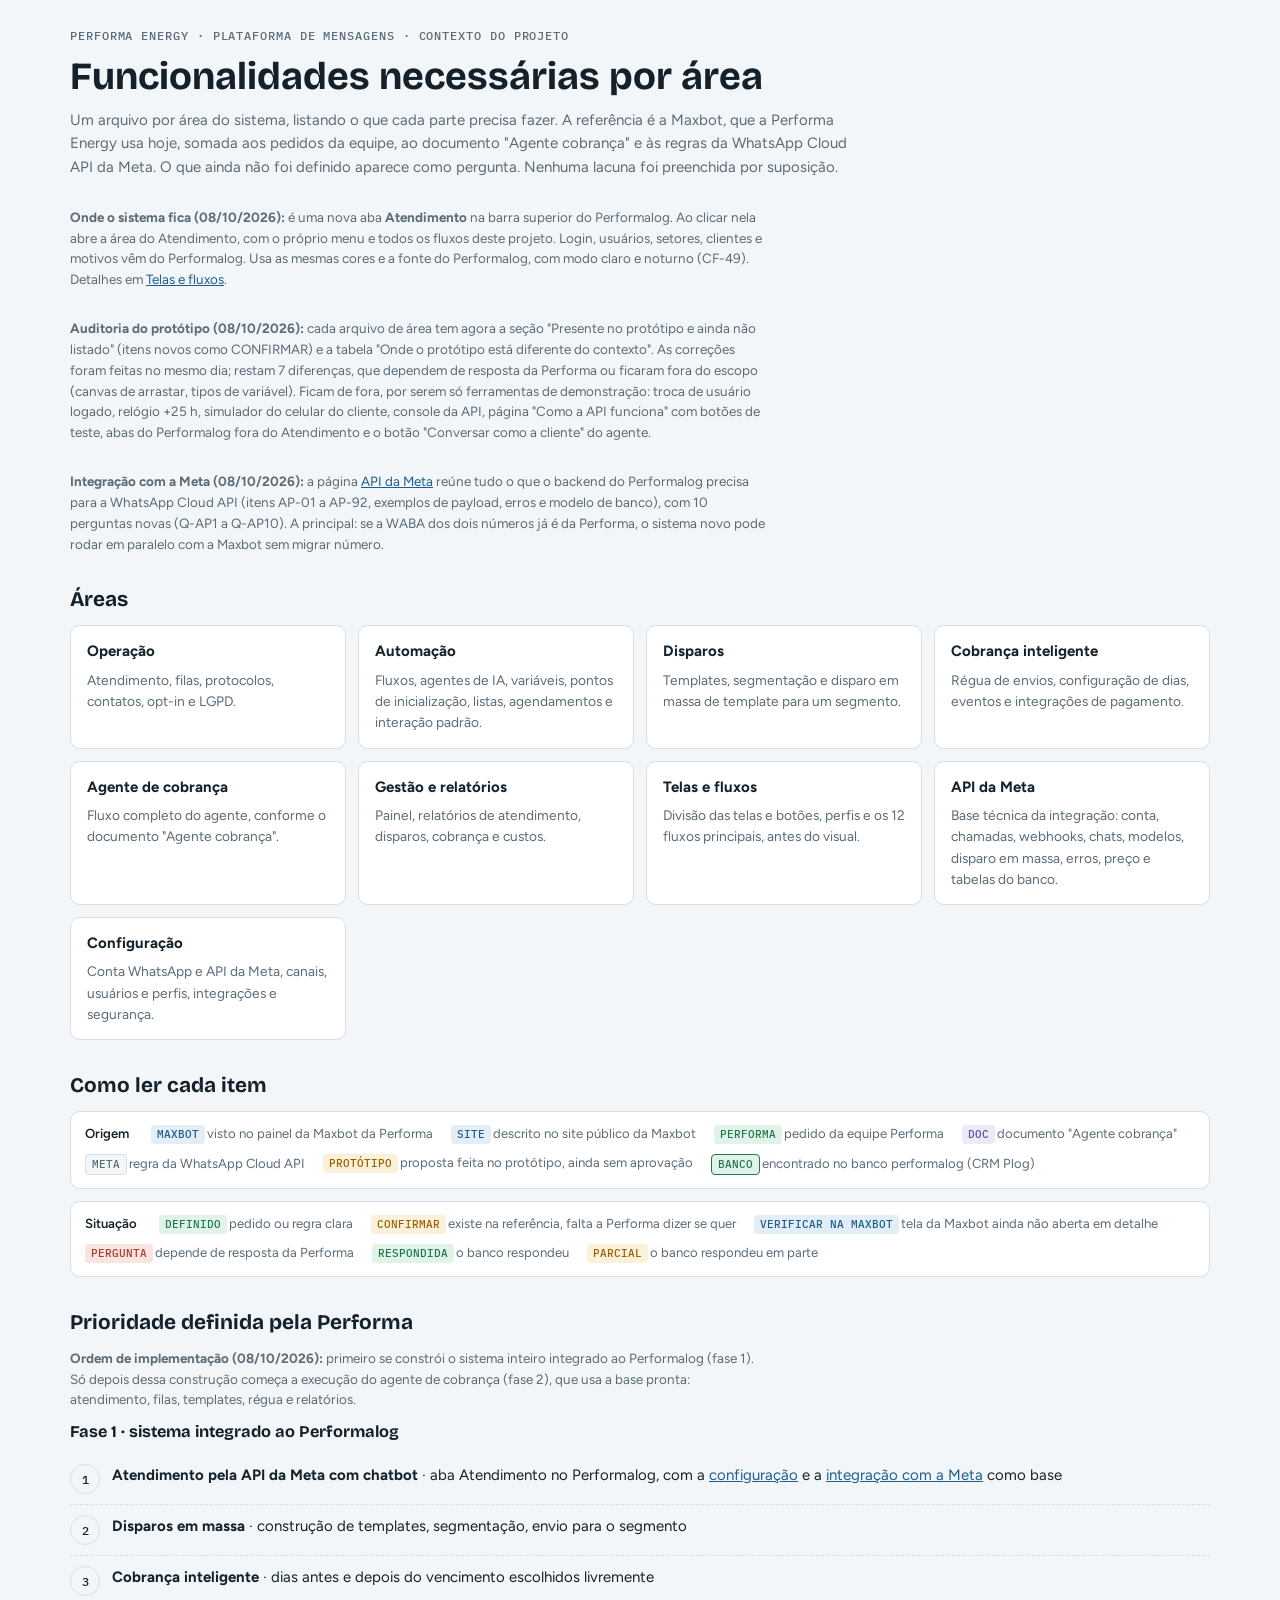
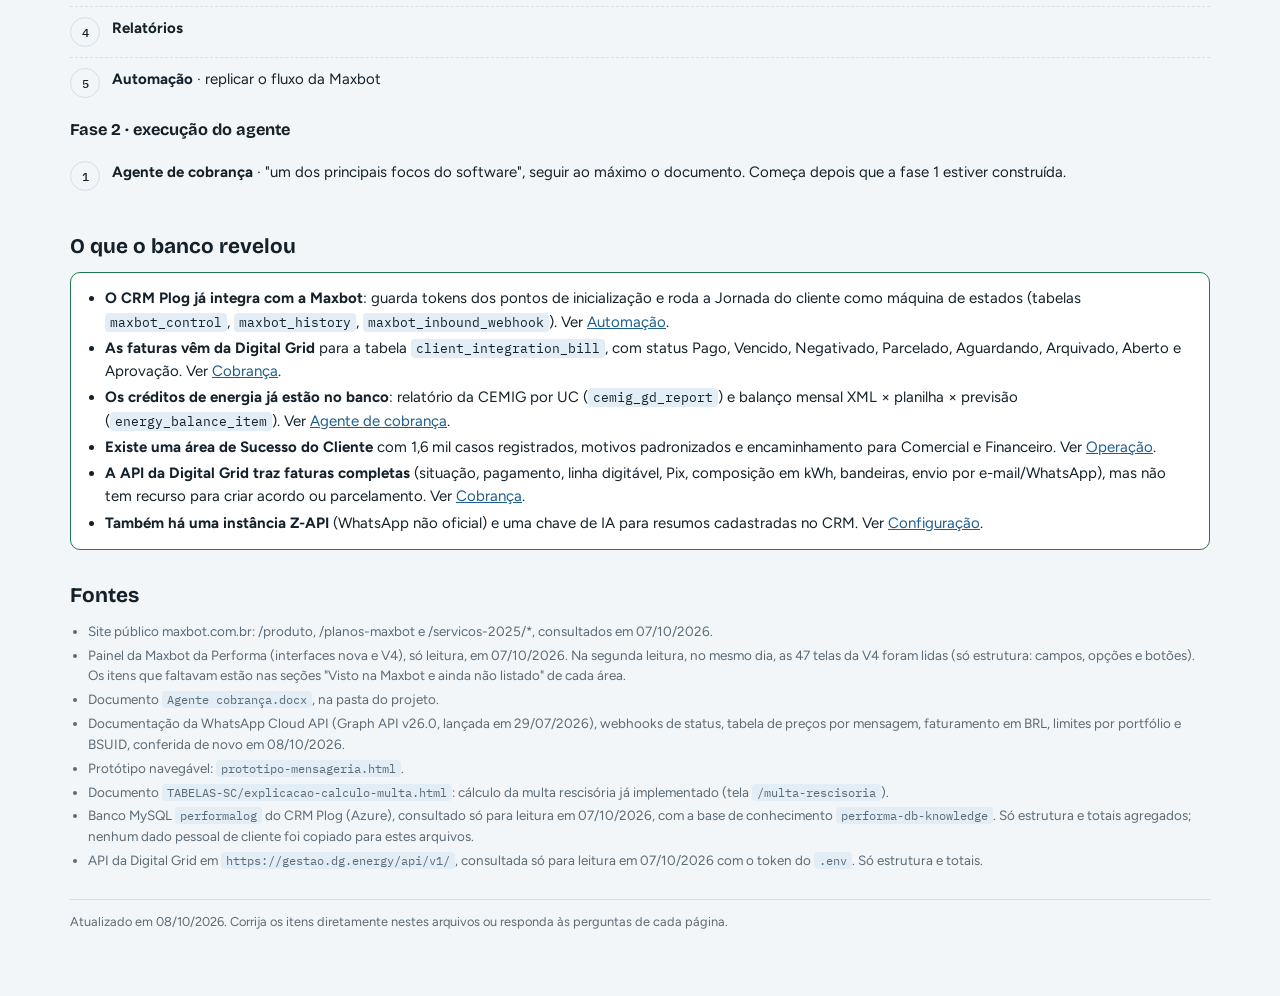
<file: performalog_atendimento/contexto/index.html>
<!doctype html>
<html lang="pt-BR">
<head>
<meta charset="utf-8">
<meta name="viewport" content="width=device-width, initial-scale=1">
<title>Contexto · Performa Mensageria</title>
<link rel="stylesheet" href="https://fonts.googleapis.com/css2?family=Bricolage+Grotesque:opsz,wght@12..96,600;12..96,700&family=Figtree:wght@400;500;600&family=IBM+Plex+Mono:wght@400;500&display=swap">
<link rel="stylesheet" href="estilo.css">
</head>
<body>
<div class="wrap">
 <header>
  <span class="eyebrow">Performa Energy · plataforma de mensagens · contexto do projeto</span>
  <h1>Funcionalidades necessárias por área</h1>
  <p>Um arquivo por área do sistema, listando o que cada parte precisa fazer. A referência é a Maxbot, que a Performa Energy usa hoje, somada aos pedidos da equipe, ao documento "Agente cobrança" e às regras da WhatsApp Cloud API da Meta. O que ainda não foi definido aparece como pergunta. Nenhuma lacuna foi preenchida por suposição.</p>
 </header>
 <p class="note"><b>Onde o sistema fica (08/10/2026):</b> é uma nova aba <b>Atendimento</b> na barra superior do Performalog. Ao clicar nela abre a área do Atendimento, com o próprio menu e todos os fluxos deste projeto. Login, usuários, setores, clientes e motivos vêm do Performalog. Usa as mesmas cores e a fonte do Performalog, com modo claro e noturno (CF-49). Detalhes em <a href="telas.html">Telas e fluxos</a>.</p>
 <p class="note"><b>Auditoria do protótipo (08/10/2026):</b> cada arquivo de área tem agora a seção "Presente no protótipo e ainda não listado" (itens novos como CONFIRMAR) e a tabela "Onde o protótipo está diferente do contexto". As correções foram feitas no mesmo dia; restam 7 diferenças, que dependem de resposta da Performa ou ficaram fora do escopo (canvas de arrastar, tipos de variável). Ficam de fora, por serem só ferramentas de demonstração: troca de usuário logado, relógio +25 h, simulador do celular do cliente, console da API, página "Como a API funciona" com botões de teste, abas do Performalog fora do Atendimento e o botão "Conversar como a cliente" do agente.</p>

 <p class="note"><b>Integração com a Meta (08/10/2026):</b> a página <a href="api-meta.html">API da Meta</a> reúne tudo o que o backend do Performalog precisa para a WhatsApp Cloud API (itens AP-01 a AP-92, exemplos de payload, erros e modelo de banco), com 10 perguntas novas (Q-AP1 a Q-AP10). A principal: se a WABA dos dois números já é da Performa, o sistema novo pode rodar em paralelo com a Maxbot sem migrar número.</p>

 <section>
  <h2>Áreas</h2>
  <div class="grid">
   <a class="card" href="operacao.html"><b>Operação</b><span>Atendimento, filas, protocolos, contatos, opt-in e LGPD.</span></a>
   <a class="card" href="automacao.html"><b>Automação</b><span>Fluxos, agentes de IA, variáveis, pontos de inicialização, listas, agendamentos e interação padrão.</span></a>
   <a class="card" href="disparos.html"><b>Disparos</b><span>Templates, segmentação e disparo em massa de template para um segmento.</span></a>
   <a class="card" href="cobranca.html"><b>Cobrança inteligente</b><span>Régua de envios, configuração de dias, eventos e integrações de pagamento.</span></a>
   <a class="card" href="agente-cobranca.html"><b>Agente de cobrança</b><span>Fluxo completo do agente, conforme o documento "Agente cobrança".</span></a>
   <a class="card" href="gestao.html"><b>Gestão e relatórios</b><span>Painel, relatórios de atendimento, disparos, cobrança e custos.</span></a>
   <a class="card" href="telas.html"><b>Telas e fluxos</b><span>Divisão das telas e botões, perfis e os 12 fluxos principais, antes do visual.</span></a>
   <a class="card" href="api-meta.html"><b>API da Meta</b><span>Base técnica da integração: conta, chamadas, webhooks, chats, modelos, disparo em massa, erros, preço e tabelas do banco.</span></a>
   <a class="card" href="configuracao.html"><b>Configuração</b><span>Conta WhatsApp e API da Meta, canais, usuários e perfis, integrações e segurança.</span></a>
  </div>
 </section>

 <section>
  <h2>Como ler cada item</h2>
  <div class="legend">
   <span><b>Origem</b></span>
   <span><i class="o o-max">MAXBOT</i>visto no painel da Maxbot da Performa</span>
   <span><i class="o o-site">SITE</i>descrito no site público da Maxbot</span>
   <span><i class="o o-perf">PERFORMA</i>pedido da equipe Performa</span>
   <span><i class="o o-doc">DOC</i>documento "Agente cobrança"</span>
   <span><i class="o o-meta">META</i>regra da WhatsApp Cloud API</span>
   <span><i class="o o-prot">PROTÓTIPO</i>proposta feita no protótipo, ainda sem aprovação</span>
   <span><i class="o o-db">BANCO</i>encontrado no banco performalog (CRM Plog)</span>
  </div>
  <div class="legend">
   <span><b>Situação</b></span>
   <span><i class="s s-def">DEFINIDO</i>pedido ou regra clara</span>
   <span><i class="s s-conf">CONFIRMAR</i>existe na referência, falta a Performa dizer se quer</span>
   <span><i class="s s-ver">VERIFICAR NA MAXBOT</i>tela da Maxbot ainda não aberta em detalhe</span>
   <span><i class="s s-perg">PERGUNTA</i>depende de resposta da Performa</span>
   <span><i class="s s-resp">RESPONDIDA</i>o banco respondeu</span>
   <span><i class="s s-parc">PARCIAL</i>o banco respondeu em parte</span>
  </div>
 </section>

 <section>
  <h2>Prioridade definida pela Performa</h2>
  <p class="note"><b>Ordem de implementação (08/10/2026):</b> primeiro se constrói o sistema inteiro integrado ao Performalog (fase 1). Só depois dessa construção começa a execução do agente de cobrança (fase 2), que usa a base pronta: atendimento, filas, templates, régua e relatórios.</p>
  <h3>Fase 1 · sistema integrado ao Performalog</h3>
  <ol class="flow" style="margin:0;padding:0">
   <li><div><b>Atendimento pela API da Meta com chatbot</b> · aba Atendimento no Performalog, com a <a href="configuracao.html">configuração</a> e a <a href="api-meta.html">integração com a Meta</a> como base</div></li>
   <li><div><b>Disparos em massa</b> · construção de templates, segmentação, envio para o segmento</div></li>
   <li><div><b>Cobrança inteligente</b> · dias antes e depois do vencimento escolhidos livremente</div></li>
   <li><div><b>Relatórios</b></div></li>
   <li><div><b>Automação</b> · replicar o fluxo da Maxbot</div></li>
  </ol>
  <h3>Fase 2 · execução do agente</h3>
  <ol class="flow" style="margin:0;padding:0" start="6">
   <li><div><b>Agente de cobrança</b> · "um dos principais focos do software", seguir ao máximo o documento. Começa depois que a fase 1 estiver construída.</div></li>
  </ol>
 </section>

 <section>
  <h2>O que o banco revelou</h2>
  <div class="db">
   <ul class="plain">
    <li><b>O CRM Plog já integra com a Maxbot</b>: guarda tokens dos pontos de inicialização e roda a Jornada do cliente como máquina de estados (tabelas <code>maxbot_control</code>, <code>maxbot_history</code>, <code>maxbot_inbound_webhook</code>). Ver <a href="automacao.html">Automação</a>.</li>
    <li><b>As faturas vêm da Digital Grid</b> para a tabela <code>client_integration_bill</code>, com status Pago, Vencido, Negativado, Parcelado, Aguardando, Arquivado, Aberto e Aprovação. Ver <a href="cobranca.html">Cobrança</a>.</li>
    <li><b>Os créditos de energia já estão no banco</b>: relatório da CEMIG por UC (<code>cemig_gd_report</code>) e balanço mensal XML × planilha × previsão (<code>energy_balance_item</code>). Ver <a href="agente-cobranca.html">Agente de cobrança</a>.</li>
    <li><b>Existe uma área de Sucesso do Cliente</b> com 1,6 mil casos registrados, motivos padronizados e encaminhamento para Comercial e Financeiro. Ver <a href="operacao.html">Operação</a>.</li>
    <li><b>A API da Digital Grid traz faturas completas</b> (situação, pagamento, linha digitável, Pix, composição em kWh, bandeiras, envio por e-mail/WhatsApp), mas não tem recurso para criar acordo ou parcelamento. Ver <a href="cobranca.html">Cobrança</a>.</li>
    <li><b>Também há uma instância Z-API</b> (WhatsApp não oficial) e uma chave de IA para resumos cadastradas no CRM. Ver <a href="configuracao.html">Configuração</a>.</li>
   </ul>
  </div>
 </section>

 <section>
  <h2>Fontes</h2>
  <ul class="plain note">
   <li>Site público maxbot.com.br: /produto, /planos-maxbot e /servicos-2025/*, consultados em 07/10/2026.</li>
   <li>Painel da Maxbot da Performa (interfaces nova e V4), só leitura, em 07/10/2026. Na segunda leitura, no mesmo dia, as 47 telas da V4 foram lidas (só estrutura: campos, opções e botões). Os itens que faltavam estão nas seções "Visto na Maxbot e ainda não listado" de cada área.</li>
   <li>Documento <code>Agente cobrança.docx</code>, na pasta do projeto.</li>
   <li>Documentação da WhatsApp Cloud API (Graph API v26.0, lançada em 29/07/2026), webhooks de status, tabela de preços por mensagem, faturamento em BRL, limites por portfólio e BSUID, conferida de novo em 08/10/2026.</li>
   <li>Protótipo navegável: <code>prototipo-mensageria.html</code>.</li>
   <li>Documento <code>TABELAS-SC/explicacao-calculo-multa.html</code>: cálculo da multa rescisória já implementado (tela <code>/multa-rescisoria</code>).</li>
   <li>Banco MySQL <code>performalog</code> do CRM Plog (Azure), consultado só para leitura em 07/10/2026, com a base de conhecimento <code>performa-db-knowledge</code>. Só estrutura e totais agregados; nenhum dado pessoal de cliente foi copiado para estes arquivos.</li>
   <li>API da Digital Grid em <code>https://gestao.dg.energy/api/v1/</code>, consultada só para leitura em 07/10/2026 com o token do <code>.env</code>. Só estrutura e totais.</li>
  </ul>
 </section>
 <footer>Atualizado em 08/10/2026. Corrija os itens diretamente nestes arquivos ou responda às perguntas de cada página.</footer>
</div>
</body>
</html>
</file>
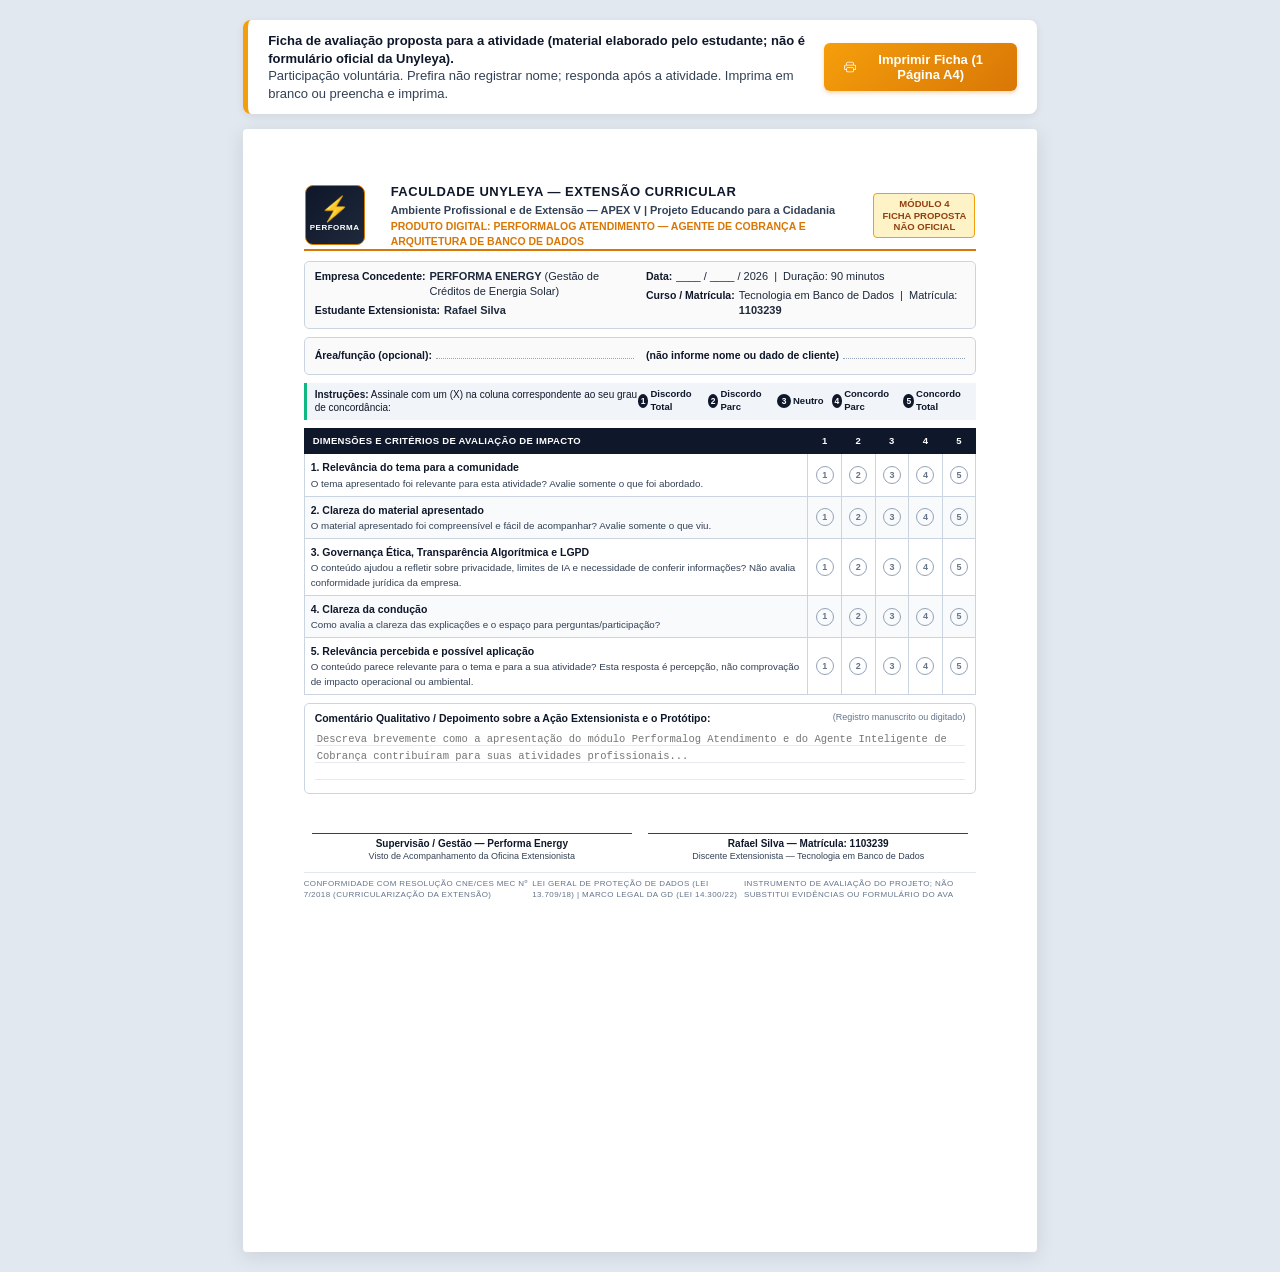
<file: FICHA_DE_AVALIACAO_PRESENCIAL_PERFORMA_ENERGY.html>
<!DOCTYPE html>
<html lang="pt-BR">
<head>
    <meta charset="UTF-8">
    <meta name="viewport" content="width=device-width, initial-scale=1.0">
    <title>Ficha de Avaliação da Comunidade Atendida — APEX V | Performa Energy</title>
    <style>
        :root {
            --primary: #D97706;
            --primary-light: #F59E0B;
            --secondary: #10B981;
            --dark: #0F172A;
            --slate: #334155;
            --gray-border: #CBD5E1;
            --gray-bg: #F8FAFC;
        }

        * {
            box-sizing: border-box;
            -webkit-print-color-adjust: exact !important;
            print-color-adjust: exact !important;
        }

        body {
            font-family: 'Segoe UI', -apple-system, BlinkMacSystemFont, Roboto, Helvetica, Arial, sans-serif;
            margin: 0;
            padding: 20px;
            background-color: #E2E8F0;
            color: var(--dark);
            line-height: 1.35;
            font-size: 11.5px;
        }

        .page-container {
            max-width: 210mm;
            min-height: 297mm;
            margin: 0 auto;
            background: #FFFFFF;
            padding: 14mm 16mm;
            box-shadow: 0 4px 20px rgba(0,0,0,0.1);
            border-radius: 4px;
            position: relative;
        }

        /* Banner de Instrução em Tela (não impresso) */
        .toolbar-no-print {
            max-width: 210mm;
            margin: 0 auto 15px auto;
            background: #FFFFFF;
            padding: 12px 20px;
            border-radius: 8px;
            display: flex;
            justify-content: space-between;
            align-items: center;
            box-shadow: 0 2px 8px rgba(0,0,0,0.08);
            border-left: 5px solid var(--primary-light);
        }

        .toolbar-info {
            font-size: 13px;
            color: var(--slate);
        }

        .toolbar-info strong {
            color: var(--dark);
        }

        .btn-print {
            background: linear-gradient(135deg, var(--primary-light), var(--primary));
            color: #FFFFFF;
            border: none;
            padding: 9px 20px;
            border-radius: 6px;
            font-weight: 600;
            font-size: 13px;
            cursor: pointer;
            display: flex;
            align-items: center;
            gap: 8px;
            transition: all 0.2s ease;
            box-shadow: 0 2px 4px rgba(217, 119, 6, 0.3);
        }

        .btn-print:hover {
            opacity: 0.92;
            transform: translateY(-1px);
        }

        /* Cabeçalho Institucional */
        .header-table {
            width: 100%;
            border-collapse: collapse;
            margin-bottom: 10px;
            border-bottom: 2px solid var(--primary);
            padding-bottom: 8px;
        }

        .header-logo-col {
            width: 75px;
            vertical-align: middle;
        }

        .logo-box {
            width: 60px;
            height: 60px;
            background: linear-gradient(135deg, #0F172A, #1E293B);
            border-radius: 8px;
            display: flex;
            flex-direction: column;
            align-items: center;
            justify-content: center;
            color: #F59E0B;
            border: 1px solid #D97706;
        }

        .logo-icon {
            font-size: 24px;
            line-height: 1;
        }

        .logo-text {
            font-size: 8px;
            font-weight: 800;
            letter-spacing: 0.5px;
            color: #FFFFFF;
            margin-top: 2px;
        }

        .header-text-col {
            vertical-align: middle;
            padding-left: 12px;
        }

        .header-title-main {
            font-size: 13px;
            font-weight: 800;
            letter-spacing: 0.5px;
            color: var(--dark);
            margin: 0;
            text-transform: uppercase;
        }

        .header-subtitle {
            font-size: 11px;
            color: var(--slate);
            margin: 2px 0 0 0;
            font-weight: 600;
        }

        .header-project {
            font-size: 10.5px;
            color: var(--primary);
            font-weight: 700;
            margin: 2px 0 0 0;
        }

        .header-badge-col {
            width: 130px;
            text-align: right;
            vertical-align: middle;
        }

        .badge-apex {
            display: inline-block;
            background: #FEF3C7;
            border: 1px solid #F59E0B;
            color: #92400E;
            font-size: 9.5px;
            font-weight: 700;
            padding: 4px 8px;
            border-radius: 4px;
            text-align: center;
            line-height: 1.2;
        }

        /* Seções e Boxes */
        .section-box {
            border: 1px solid var(--gray-border);
            border-radius: 5px;
            padding: 7px 10px;
            margin-bottom: 8px;
            background: #FAFAFA;
        }

        .grid-2col {
            display: flex;
            gap: 12px;
        }

        .grid-col {
            flex: 1;
        }

        .field-row {
            margin-bottom: 4px;
            display: flex;
            align-items: baseline;
        }

        .field-label {
            font-weight: 700;
            color: var(--dark);
            font-size: 10.5px;
            white-space: nowrap;
            margin-right: 4px;
        }

        .field-value {
            border-bottom: 1px dotted #94A3B8;
            flex-grow: 1;
            padding-bottom: 1px;
            font-size: 11px;
            color: #1E293B;
            min-height: 14px;
        }

        .field-static {
            font-size: 11px;
            color: #1E293B;
        }

        /* Tabela de Escala Likert */
        .instructions-bar {
            background: #F1F5F9;
            border-left: 3px solid var(--secondary);
            padding: 5px 8px;
            margin-bottom: 8px;
            font-size: 10px;
            display: flex;
            justify-content: space-between;
            align-items: center;
        }

        .scale-legend {
            display: flex;
            gap: 8px;
            font-weight: 600;
            font-size: 9.5px;
        }

        .scale-item {
            display: flex;
            align-items: center;
            gap: 2px;
        }

        .scale-num {
            display: inline-block;
            width: 14px;
            height: 14px;
            background: var(--dark);
            color: #FFF;
            border-radius: 50%;
            text-align: center;
            line-height: 14px;
            font-size: 8.5px;
            font-weight: 700;
        }

        .eval-table {
            width: 100%;
            border-collapse: collapse;
            margin-bottom: 8px;
        }

        .eval-table th {
            background: #0F172A;
            color: #FFFFFF;
            padding: 6px 6px;
            font-size: 9.5px;
            text-transform: uppercase;
            letter-spacing: 0.3px;
            border: 1px solid #0F172A;
            text-align: center;
        }

        .eval-table th.col-desc {
            text-align: left;
            width: 75%;
            padding-left: 8px;
        }

        .eval-table th.col-score {
            width: 5%;
        }

        .eval-table td {
            border: 1px solid #CBD5E1;
            padding: 6px 6px;
            font-size: 10.5px;
            vertical-align: middle;
        }

        .eval-table tr:nth-child(even) {
            background-color: #F8FAFC;
        }

        .criterion-title {
            font-weight: 700;
            color: var(--dark);
            margin-bottom: 1px;
            display: block;
        }

        .criterion-desc {
            font-size: 9.8px;
            color: var(--slate);
            line-height: 1.25;
        }

        .score-cell {
            text-align: center;
            cursor: pointer;
        }

        .score-circle {
            width: 18px;
            height: 18px;
            border: 1.5px solid #94A3B8;
            border-radius: 50%;
            margin: 0 auto;
            display: flex;
            align-items: center;
            justify-content: center;
            font-size: 9px;
            font-weight: 700;
            color: #64748B;
            transition: all 0.15s ease;
        }

        /* Interatividade no Navegador */
        .score-cell input[type="radio"] {
            display: none;
        }

        .score-cell input[type="radio"]:checked + .score-circle {
            background: var(--primary);
            border-color: var(--primary);
            color: #FFFFFF;
            box-shadow: 0 0 4px rgba(217, 119, 6, 0.4);
        }

        /* Caixa de Comentário Qualitativo */
        .feedback-box {
            border: 1px solid var(--gray-border);
            border-radius: 5px;
            padding: 7px 10px;
            margin-bottom: 10px;
            background: #FFFFFF;
        }

        .feedback-title {
            font-size: 10.5px;
            font-weight: 700;
            color: var(--dark);
            margin-bottom: 4px;
            display: flex;
            justify-content: space-between;
        }

        .lines-area {
            width: 100%;
            height: 52px;
            background-image: repeating-linear-gradient(transparent, transparent 16px, #CBD5E1 17px);
            line-height: 17px;
            font-size: 10.5px;
            color: #1E293B;
            border: none;
            resize: none;
            outline: none;
            overflow: hidden;
        }

        /* Bloco de Assinaturas */
        .signature-table {
            width: 100%;
            border-collapse: collapse;
            margin-top: 14px;
        }

        .signature-td {
            width: 47%;
            text-align: center;
            vertical-align: top;
            padding: 0 8px;
        }

        .signature-line {
            border-top: 1px solid #334155;
            margin-top: 25px;
            padding-top: 3px;
        }

        .signature-name {
            font-size: 10px;
            font-weight: 700;
            color: var(--dark);
        }

        .signature-role {
            font-size: 9px;
            color: var(--slate);
        }

        /* Rodapé de Conformidade */
        .footer-compliance {
            margin-top: 10px;
            padding-top: 6px;
            border-top: 1px solid #E2E8F0;
            display: flex;
            justify-content: space-between;
            font-size: 8px;
            color: #64748B;
            text-transform: uppercase;
            letter-spacing: 0.4px;
        }

        /* Regras Estritas de Impressão A4 (1 página exata) */
        @page {
            size: A4 portrait;
            margin: 8mm 10mm;
        }

        @media print {
            body {
                background: #FFFFFF;
                padding: 0;
                font-size: 11px;
            }

            .page-container {
                box-shadow: none;
                padding: 0;
                max-width: 100%;
                min-height: auto;
            }

            .toolbar-no-print {
                display: none !important;
            }

            .lines-area {
                background-image: repeating-linear-gradient(transparent, transparent 16px, #94A3B8 17px) !important;
            }

            .score-circle {
                border-color: #475569 !important;
            }
        }
    </style>
</head>
<body>

    <!-- BARRA DE FERRAMENTAS VISÍVEL APENAS NA TELA (NÃO IMPRIME) -->
    <div class="toolbar-no-print">
        <div class="toolbar-info">
            <strong>Ficha de avaliação proposta para a atividade (material elaborado pelo estudante; não é formulário oficial da Unyleya).</strong><br>
            Participação voluntária. Prefira não registrar nome; responda após a atividade. Imprima em branco ou preencha e imprima.
        </div>
        <button class="btn-print" onclick="window.print()">
            <svg width="16" height="16" fill="currentColor" viewBox="0 0 16 16">
                <path d="M2.5 8a.5.5 0 1 0 0-1 .5.5 0 0 0 0 1z"/>
                <path d="M5 1a2 2 0 0 0-2 2v2H2a2 2 0 0 0-2 2v3a2 2 0 0 0 2 2h1v1a2 2 0 0 0 2 2h6a2 2 0 0 0 2-2v-1h1a2 2 0 0 0 2-2V7a2 2 0 0 0-2-2h-1V3a2 2 0 0 0-2-2H5zM4 3a1 1 0 0 1 1-1h6a1 1 0 0 1 1 1v2H4V3zm1 5a2 2 0 0 0-2 2v1H2a1 1 0 0 1-1-1V7a1 1 0 0 1 1-1h12a1 1 0 0 1 1 1v3a1 1 0 0 1-1 1h-1v-1a2 2 0 0 0-2-2H5zm7 2v3a1 1 0 0 1-1 1H5a1 1 0 0 1-1-1v-3a1 1 0 0 1 1-1h6a1 1 0 0 1 1 1z"/>
            </svg>
            Imprimir Ficha (1 Página A4)
        </button>
    </div>

    <!-- PÁGINA A4 OFICIAL DE AVALIAÇÃO -->
    <div class="page-container">

        <!-- CABEÇALHO INSTITUCIONAL -->
        <table class="header-table">
            <tr>
                <td class="header-logo-col">
                    <div class="logo-box">
                        <span class="logo-icon">⚡</span>
                        <span class="logo-text">PERFORMA</span>
                    </div>
                </td>
                <td class="header-text-col">
                    <h1 class="header-title-main">Faculdade Unyleya — Extensão Curricular</h1>
                    <div class="header-subtitle">Ambiente Profissional e de Extensão — APEX V | Projeto Educando para a Cidadania</div>
                    <div class="header-project">PRODUTO DIGITAL: PERFORMALOG ATENDIMENTO — AGENTE DE COBRANÇA E ARQUITETURA DE BANCO DE DADOS</div>
                </td>
                <td class="header-badge-col">
                    <div class="badge-apex">
                        MÓDULO 4<br>
                        <strong>FICHA PROPOSTA</strong><br>
                        NÃO OFICIAL
                    </div>
                </td>
            </tr>
        </table>

        <!-- BOX 1: DADOS DO LOCAL E EXTENSIONISTA -->
        <div class="section-box">
            <div class="grid-2col">
                <div class="grid-col">
                    <div class="field-row">
                        <span class="field-label">Empresa Concedente:</span>
                        <span class="field-static"><strong>PERFORMA ENERGY</strong> (Gestão de Créditos de Energia Solar)</span>
                    </div>
                    <div class="field-row">
                        <span class="field-label">Estudante Extensionista:</span>
                        <span class="field-static"><strong>Rafael Silva</strong></span>
                    </div>
                </div>
                <div class="grid-col">
                    <div class="field-row">
                        <span class="field-label">Data:</span>
                        <span class="field-static">____ / ____ / 2026 &nbsp;|&nbsp; Duração: 90 minutos</span>
                    </div>
                    <div class="field-row">
                        <span class="field-label">Curso / Matrícula:</span>
                        <span class="field-static">Tecnologia em Banco de Dados &nbsp;|&nbsp; Matrícula: <strong>1103239</strong></span>
                    </div>
                </div>
            </div>
        </div>

        <!-- BOX 2: IDENTIFICAÇÃO OPCIONAL E MÍNIMA -->
        <div class="section-box">
            <div class="grid-2col">
                <div class="grid-col">
                    <div class="field-row">
                        <span class="field-label">Área/função (opcional):</span>
                        <span class="field-value"></span>
                    </div>
                </div>
                <div class="grid-col">
                    <div class="field-row">
                        <span class="field-label">(não informe nome ou dado de cliente)</span>
                        <span class="field-value"></span>
                    </div>
                </div>
            </div>
        </div>

        <!-- BARRA DE INSTRUÇÕES E LEGENDA LIKERT -->
        <div class="instructions-bar">
            <span><strong>Instruções:</strong> Assinale com um (X) na coluna correspondente ao seu grau de concordância:</span>
            <div class="scale-legend">
                <span class="scale-item"><span class="scale-num">1</span> Discordo Total</span>
                <span class="scale-item"><span class="scale-num">2</span> Discordo Parc</span>
                <span class="scale-item"><span class="scale-num">3</span> Neutro</span>
                <span class="scale-item"><span class="scale-num">4</span> Concordo Parc</span>
                <span class="scale-item"><span class="scale-num">5</span> Concordo Total</span>
            </div>
        </div>

        <!-- TABELA DE AVALIAÇÃO EM ESCALA LIKERT -->
        <table class="eval-table">
            <thead>
                <tr>
                    <th class="col-desc">Dimensões e Critérios de Avaliação de Impacto</th>
                    <th class="col-score">1</th>
                    <th class="col-score">2</th>
                    <th class="col-score">3</th>
                    <th class="col-score">4</th>
                    <th class="col-score">5</th>
                </tr>
            </thead>
            <tbody>
                <!-- CRITÉRIO 1 -->
                <tr>
                    <td>
                        <span class="criterion-title">1. Relevância do tema para a comunidade</span>
                        <span class="criterion-desc">O tema apresentado foi relevante para esta atividade? Avalie somente o que foi abordado.</span>
                    </td>
                    <td class="score-cell"><label><input type="radio" name="q1" value="1"><div class="score-circle">1</div></label></td>
                    <td class="score-cell"><label><input type="radio" name="q1" value="2"><div class="score-circle">2</div></label></td>
                    <td class="score-cell"><label><input type="radio" name="q1" value="3"><div class="score-circle">3</div></label></td>
                    <td class="score-cell"><label><input type="radio" name="q1" value="4"><div class="score-circle">4</div></label></td>
                    <td class="score-cell"><label><input type="radio" name="q1" value="5"><div class="score-circle">5</div></label></td>
                </tr>

                <!-- CRITÉRIO 2 -->
                <tr>
                    <td>
                        <span class="criterion-title">2. Clareza do material apresentado</span>
                        <span class="criterion-desc">O material apresentado foi compreensível e fácil de acompanhar? Avalie somente o que viu.</span>
                    </td>
                    <td class="score-cell"><label><input type="radio" name="q2" value="1"><div class="score-circle">1</div></label></td>
                    <td class="score-cell"><label><input type="radio" name="q2" value="2"><div class="score-circle">2</div></label></td>
                    <td class="score-cell"><label><input type="radio" name="q2" value="3"><div class="score-circle">3</div></label></td>
                    <td class="score-cell"><label><input type="radio" name="q2" value="4"><div class="score-circle">4</div></label></td>
                    <td class="score-cell"><label><input type="radio" name="q2" value="5"><div class="score-circle">5</div></label></td>
                </tr>

                <!-- CRITÉRIO 3 -->
                <tr>
                    <td>
                        <span class="criterion-title">3. Governança Ética, Transparência Algorítmica e LGPD</span>
                        <span class="criterion-desc">O conteúdo ajudou a refletir sobre privacidade, limites de IA e necessidade de conferir informações? Não avalia conformidade jurídica da empresa.</span>
                    </td>
                    <td class="score-cell"><label><input type="radio" name="q3" value="1"><div class="score-circle">1</div></label></td>
                    <td class="score-cell"><label><input type="radio" name="q3" value="2"><div class="score-circle">2</div></label></td>
                    <td class="score-cell"><label><input type="radio" name="q3" value="3"><div class="score-circle">3</div></label></td>
                    <td class="score-cell"><label><input type="radio" name="q3" value="4"><div class="score-circle">4</div></label></td>
                    <td class="score-cell"><label><input type="radio" name="q3" value="5"><div class="score-circle">5</div></label></td>
                </tr>

                <!-- CRITÉRIO 4 -->
                <tr>
                    <td>
                        <span class="criterion-title">4. Clareza da condução</span>
                        <span class="criterion-desc">Como avalia a clareza das explicações e o espaço para perguntas/participação?</span>
                    </td>
                    <td class="score-cell"><label><input type="radio" name="q4" value="1"><div class="score-circle">1</div></label></td>
                    <td class="score-cell"><label><input type="radio" name="q4" value="2"><div class="score-circle">2</div></label></td>
                    <td class="score-cell"><label><input type="radio" name="q4" value="3"><div class="score-circle">3</div></label></td>
                    <td class="score-cell"><label><input type="radio" name="q4" value="4"><div class="score-circle">4</div></label></td>
                    <td class="score-cell"><label><input type="radio" name="q4" value="5"><div class="score-circle">5</div></label></td>
                </tr>

                <!-- CRITÉRIO 5 -->
                <tr>
                    <td>
                        <span class="criterion-title">5. Relevância percebida e possível aplicação</span>
                        <span class="criterion-desc">O conteúdo parece relevante para o tema e para a sua atividade? Esta resposta é percepção, não comprovação de impacto operacional ou ambiental.</span>
                    </td>
                    <td class="score-cell"><label><input type="radio" name="q5" value="1"><div class="score-circle">1</div></label></td>
                    <td class="score-cell"><label><input type="radio" name="q5" value="2"><div class="score-circle">2</div></label></td>
                    <td class="score-cell"><label><input type="radio" name="q5" value="3"><div class="score-circle">3</div></label></td>
                    <td class="score-cell"><label><input type="radio" name="q5" value="4"><div class="score-circle">4</div></label></td>
                    <td class="score-cell"><label><input type="radio" name="q5" value="5"><div class="score-circle">5</div></label></td>
                </tr>
            </tbody>
        </table>

        <!-- AVALIAÇÃO QUALITATIVA (DEPOIMENTO) -->
        <div class="feedback-box">
            <div class="feedback-title">
                <span>Comentário Qualitativo / Depoimento sobre a Ação Extensionista e o Protótipo:</span>
                <span style="font-weight: normal; font-size: 9px; color: #64748B;">(Registro manuscrito ou digitado)</span>
            </div>
            <textarea class="lines-area" placeholder="Descreva brevemente como a apresentação do módulo Performalog Atendimento e do Agente Inteligente de Cobrança contribuíram para suas atividades profissionais..."></textarea>
        </div>

        <!-- ASSINATURAS FORMAIS -->
        <table class="signature-table">
            <tr>
                <td class="signature-td">
                    <div class="signature-line">
                        <div class="signature-name">Supervisão / Gestão — Performa Energy</div>
                        <div class="signature-role">Visto de Acompanhamento da Oficina Extensionista</div>
                    </div>
                </td>
                <td class="signature-td">
                    <div class="signature-line">
                        <div class="signature-name">Rafael Silva — Matrícula: 1103239</div>
                        <div class="signature-role">Discente Extensionista — Tecnologia em Banco de Dados</div>
                    </div>
                </td>
            </tr>
        </table>

        <!-- RODAPÉ INSTITUCIONAL DE CONFORMIDADE -->
        <div class="footer-compliance">
            <span>Conformidade com Resolução CNE/CES MEC nº 7/2018 (Curricularização da Extensão)</span>
            <span>Lei Geral de Proteção de Dados (Lei 13.709/18) | Marco Legal da GD (Lei 14.300/22)</span>
            <span>Instrumento de avaliação do projeto; não substitui evidências ou formulário do AVA</span>
        </div>

    </div>

</body>
</html>
</file>
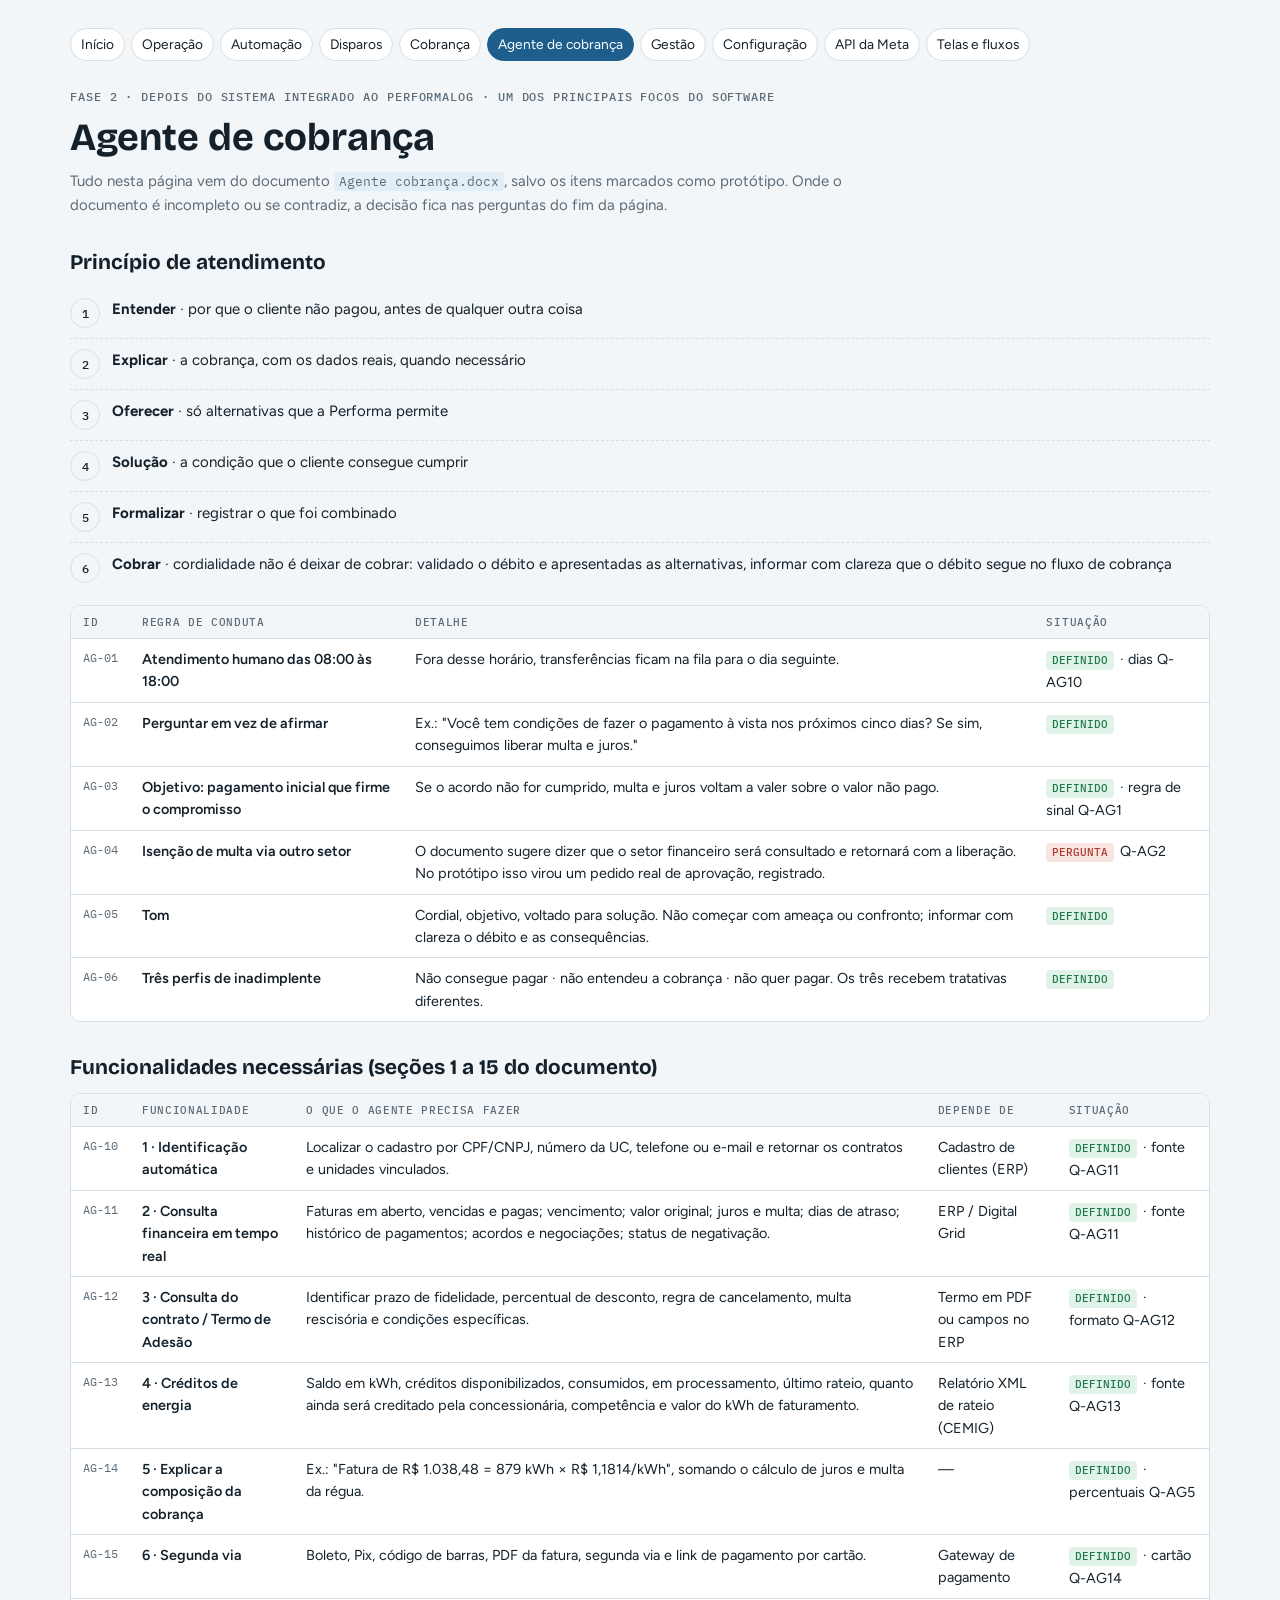
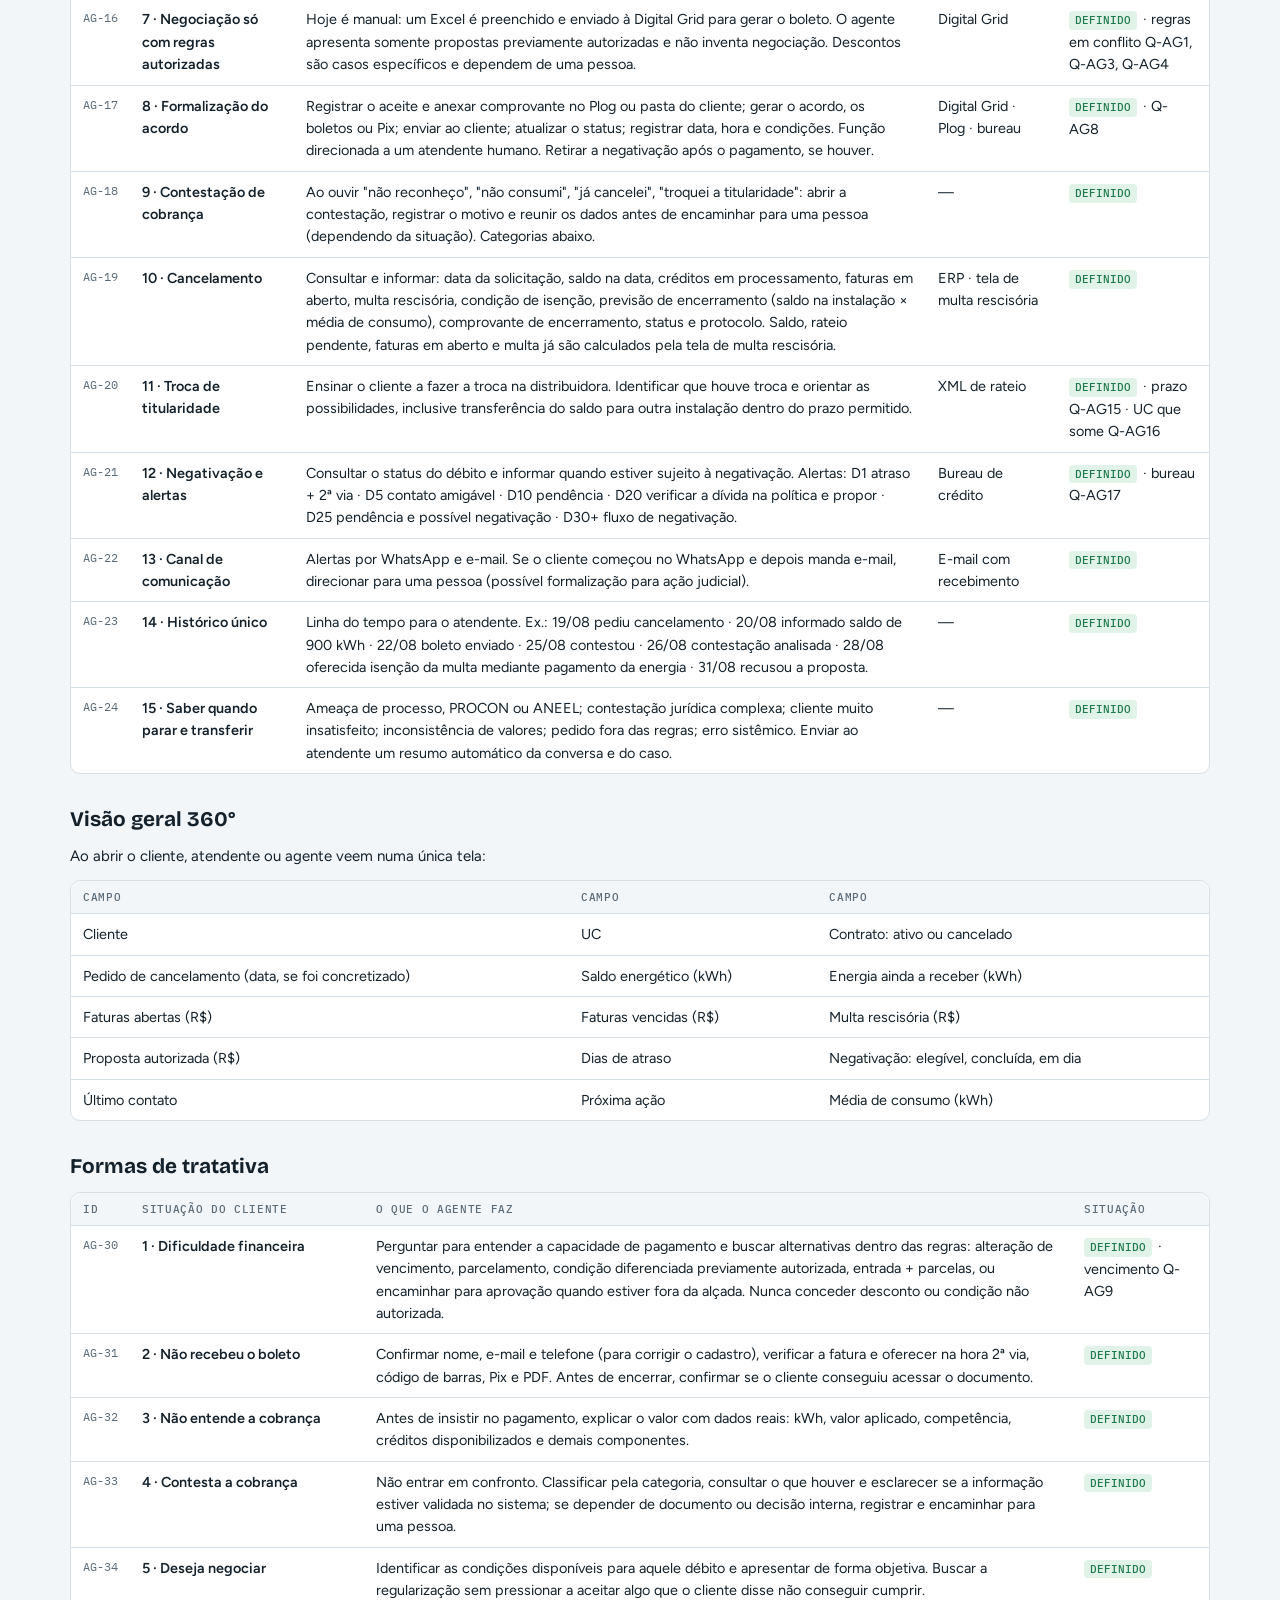
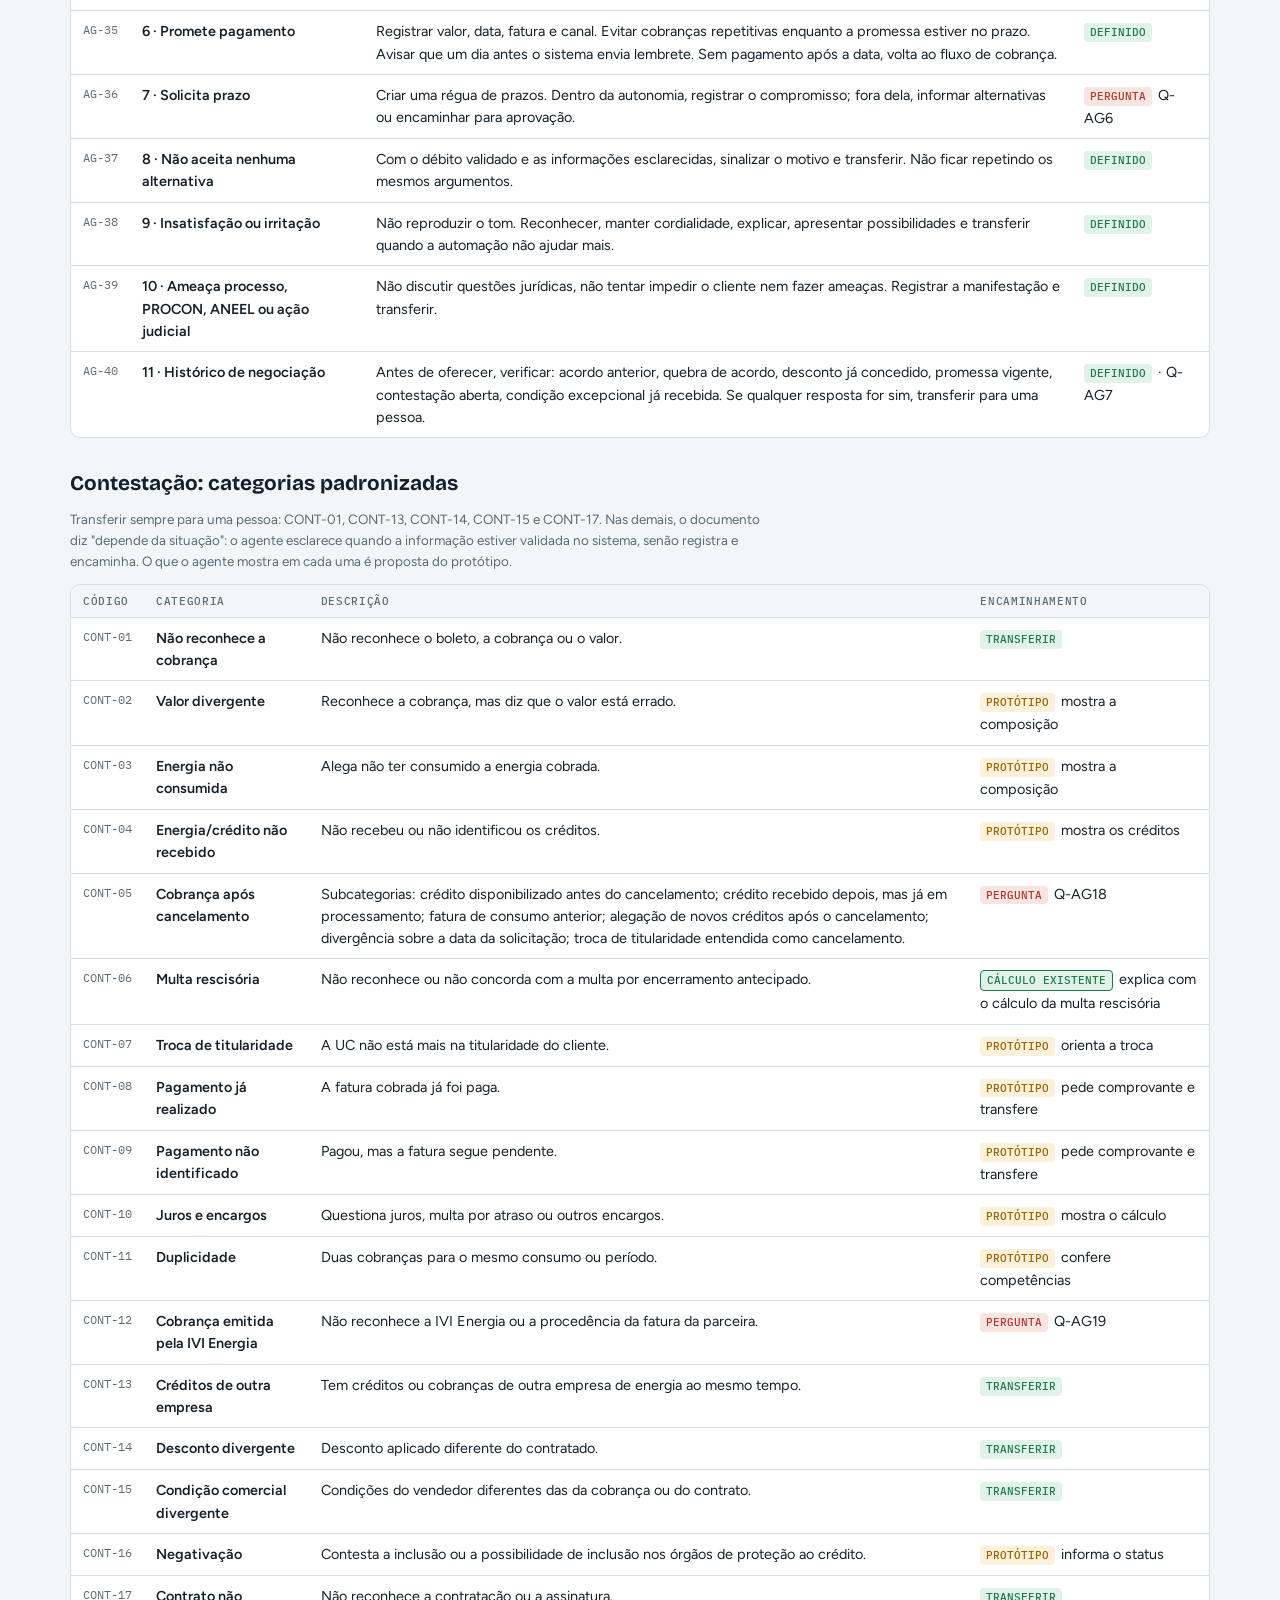
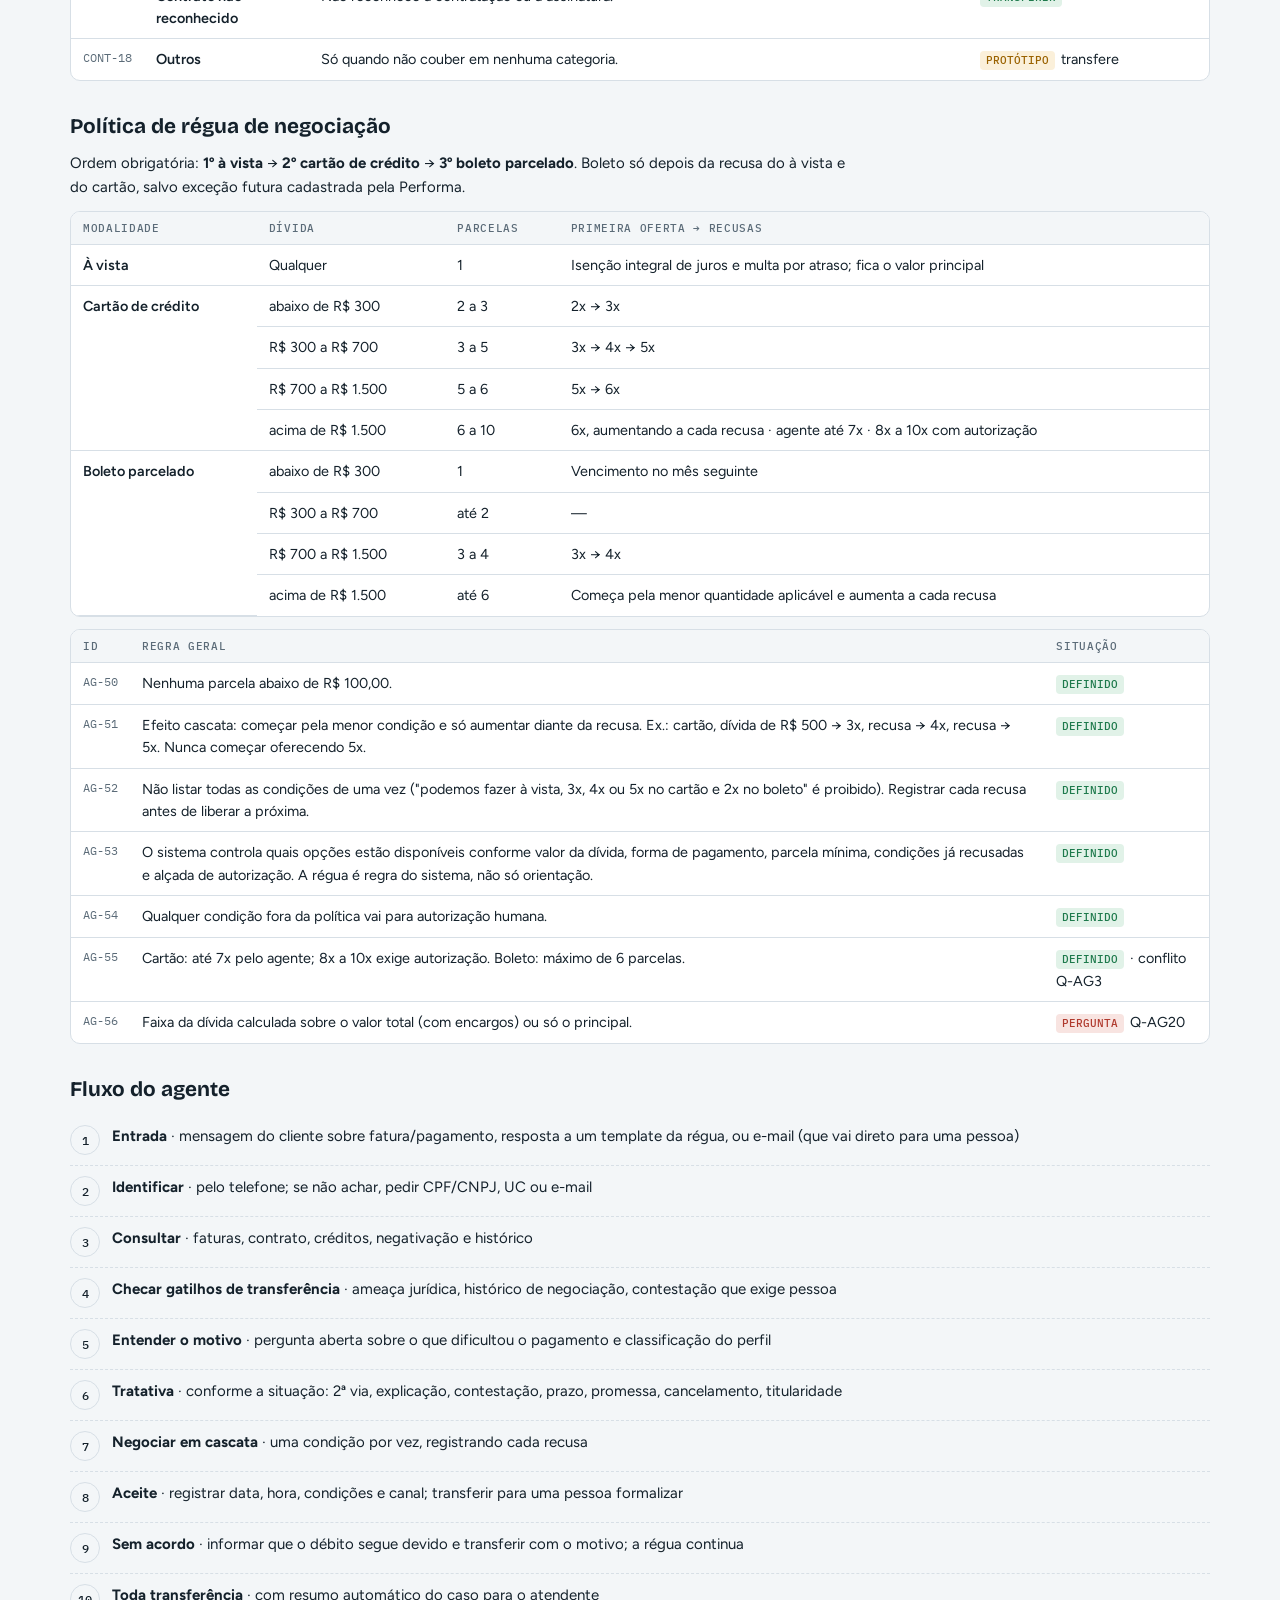
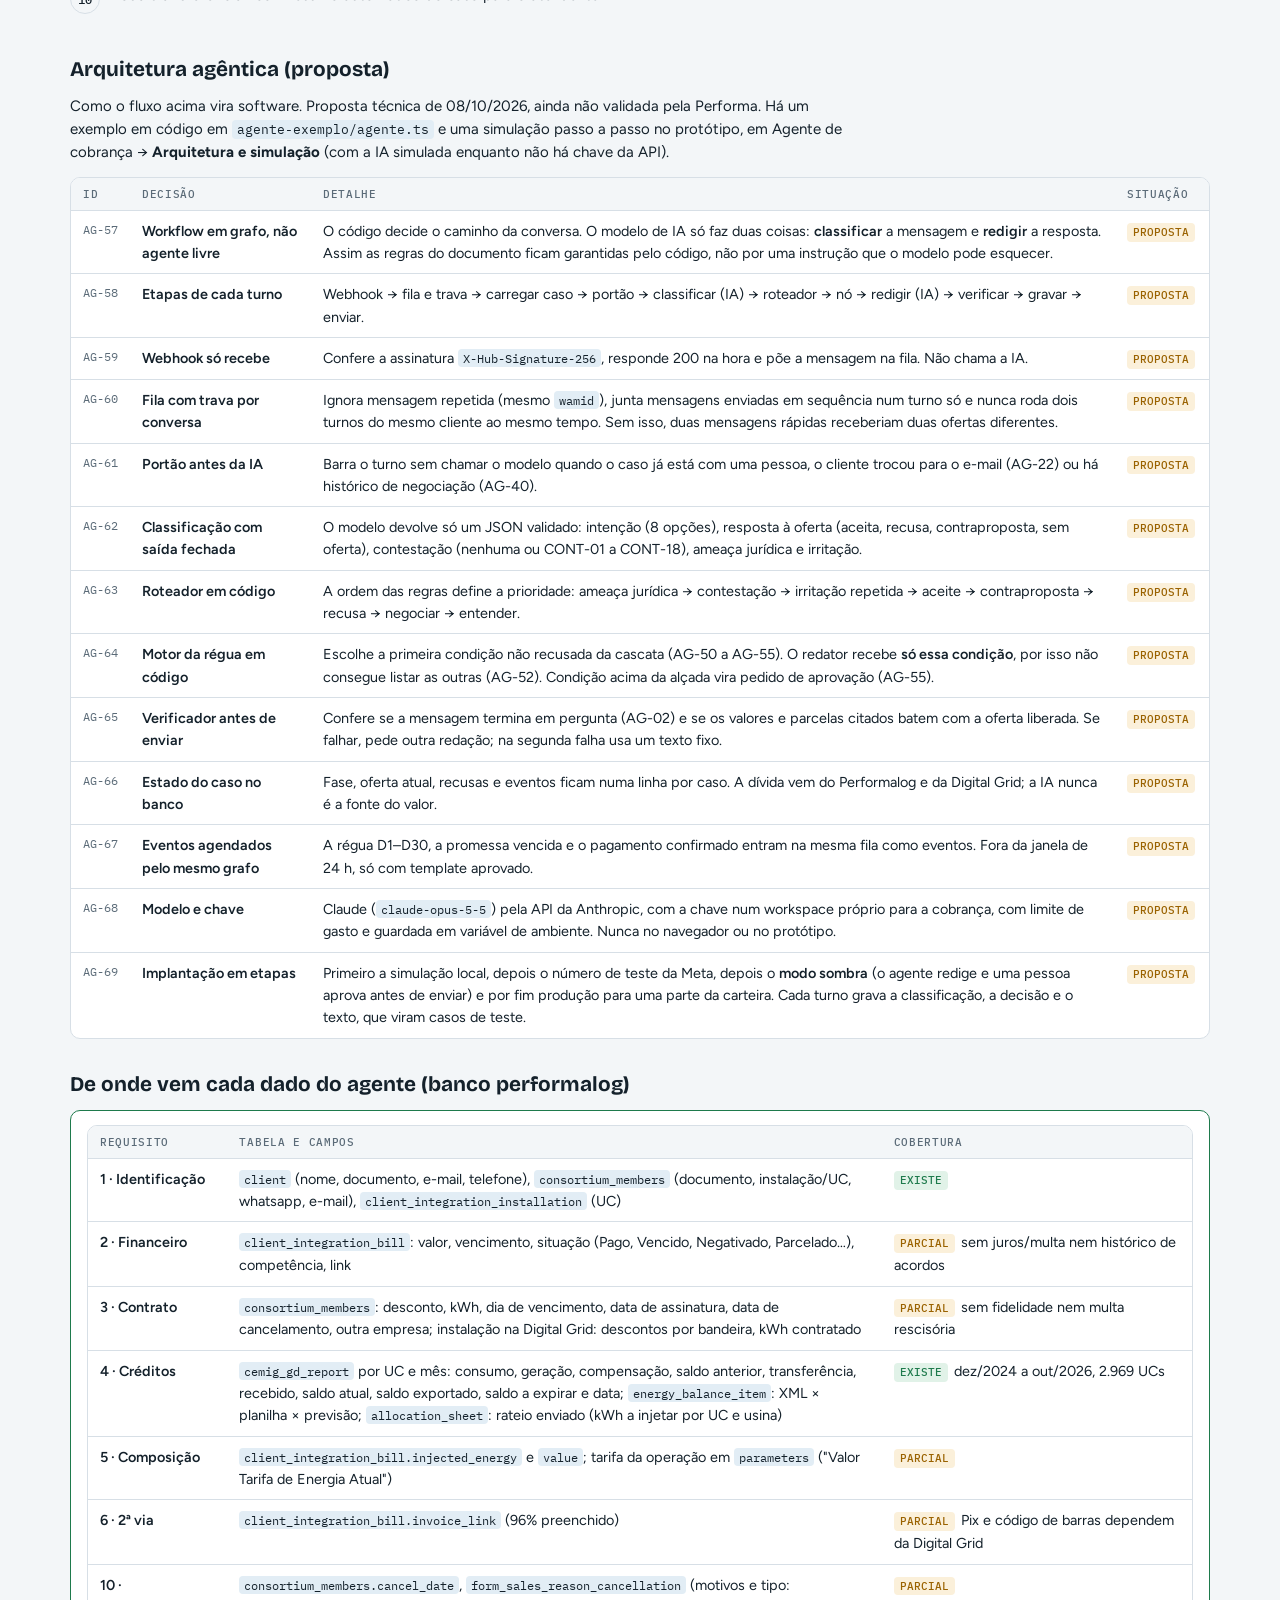
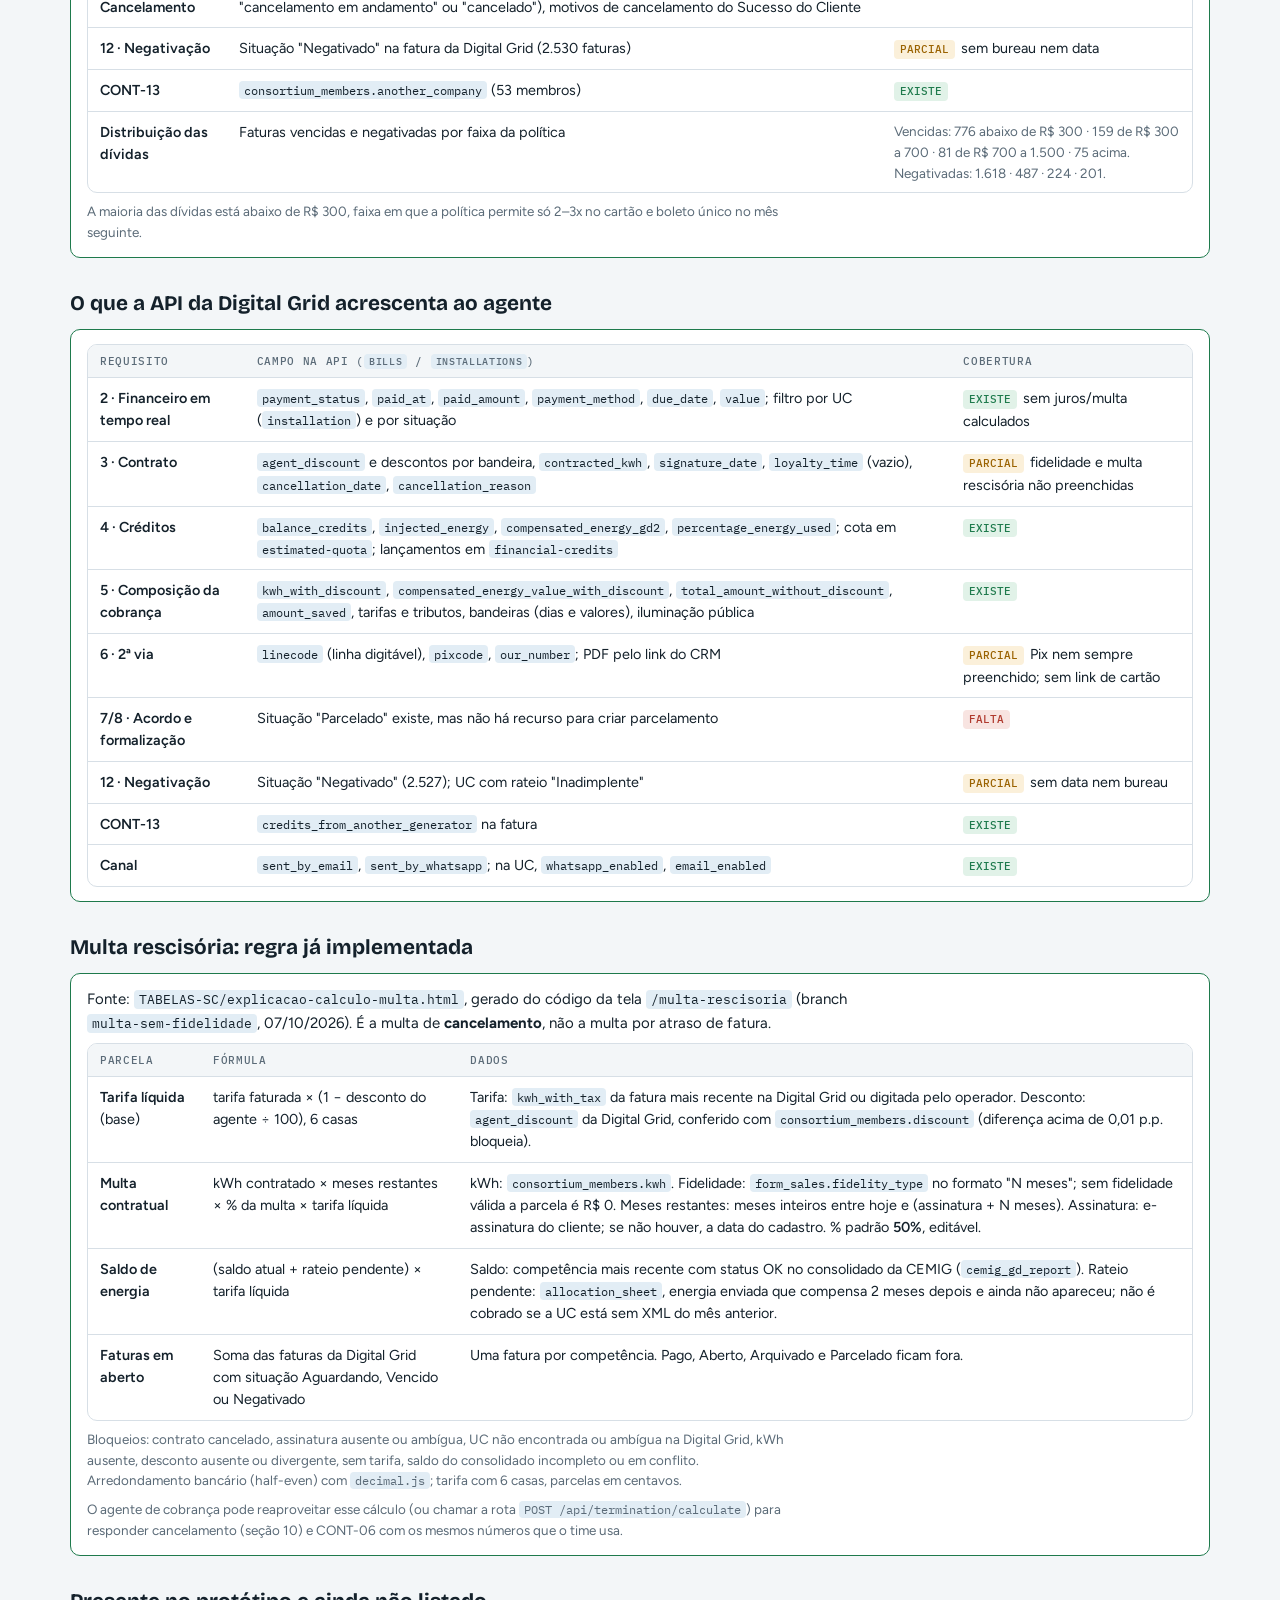
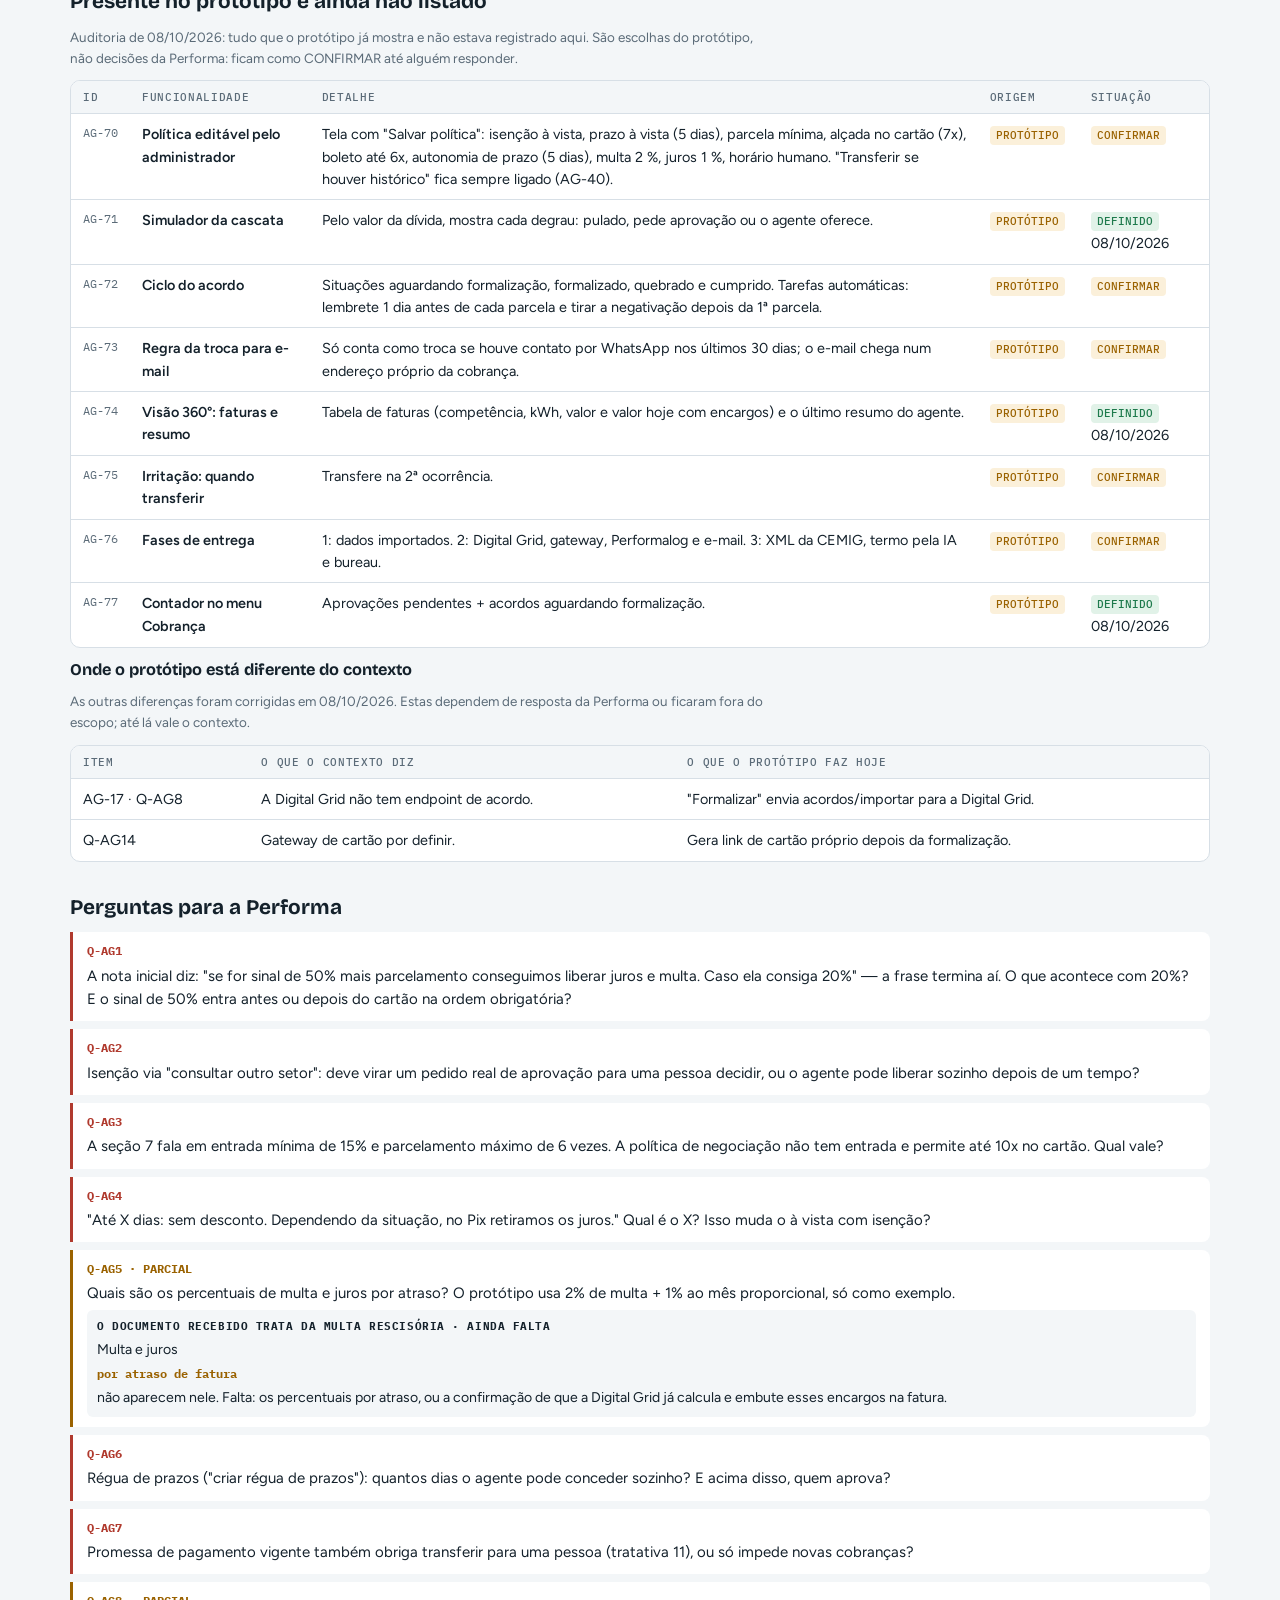
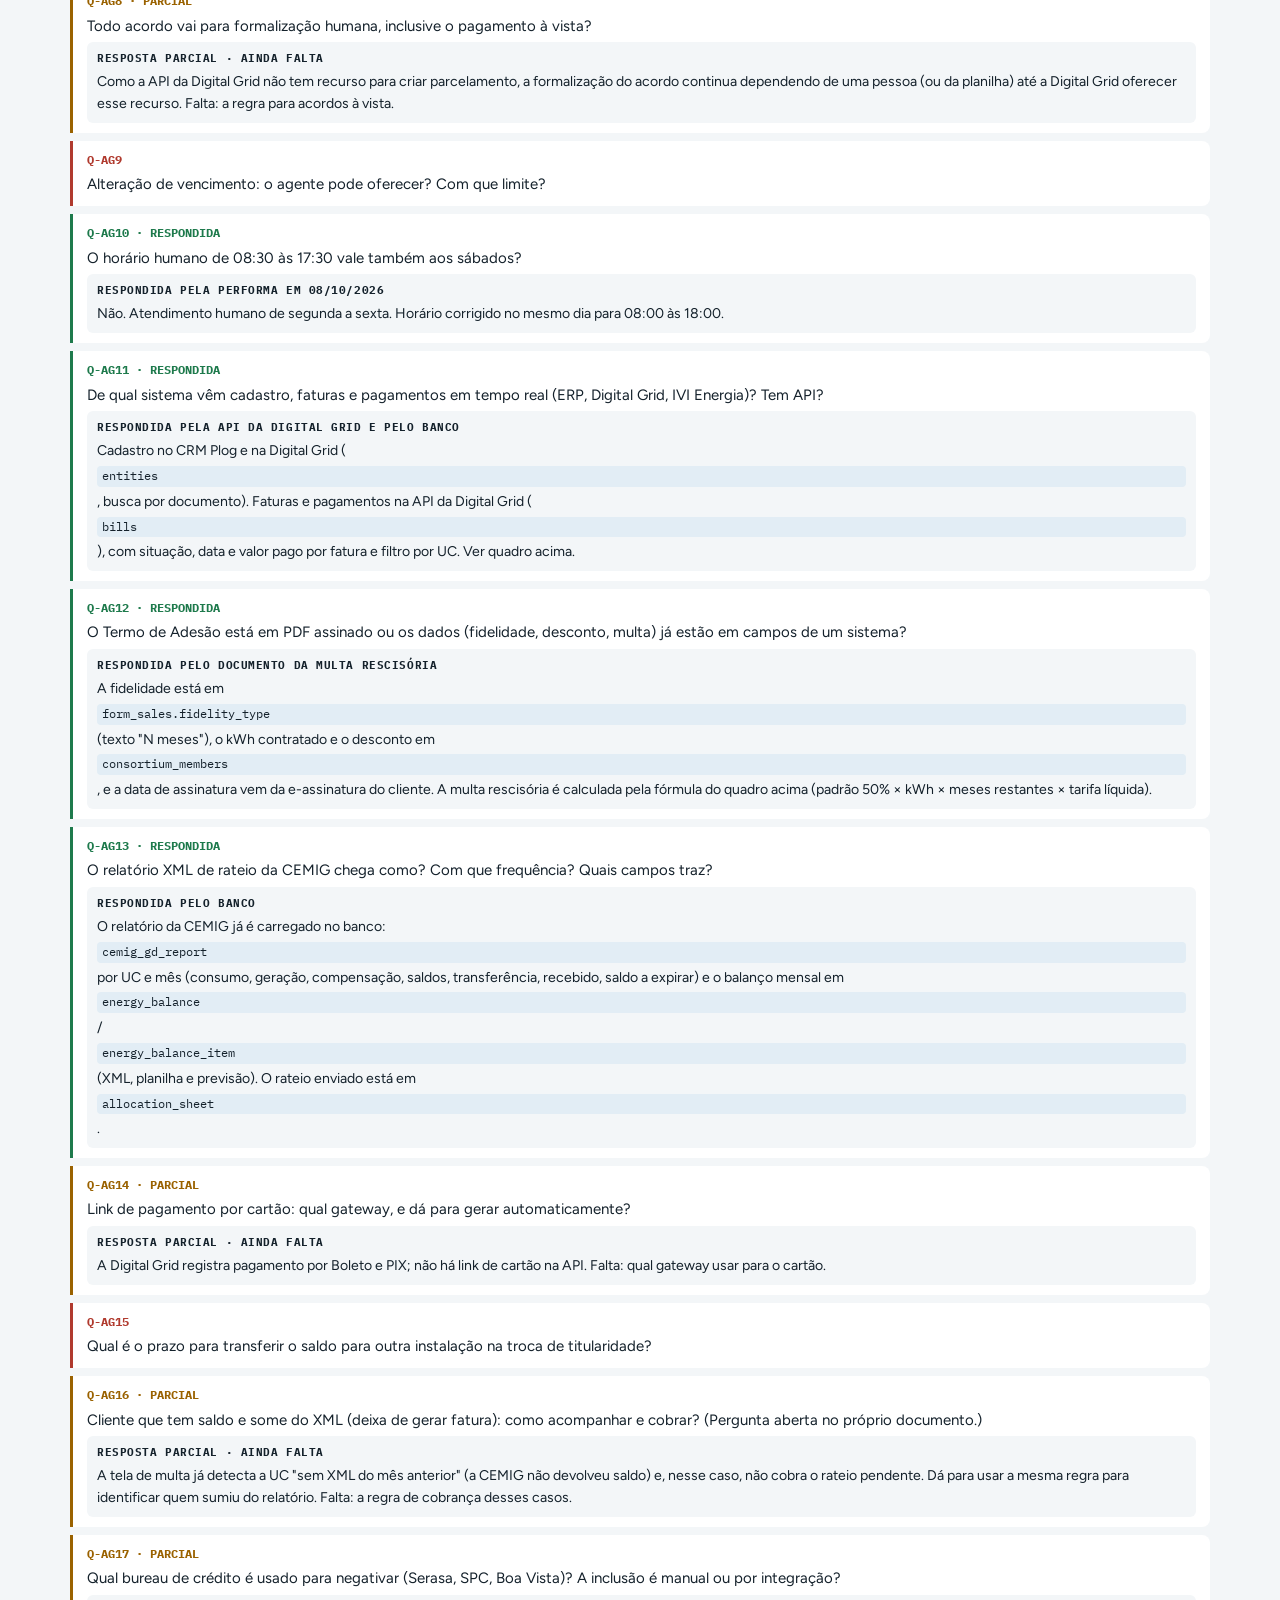
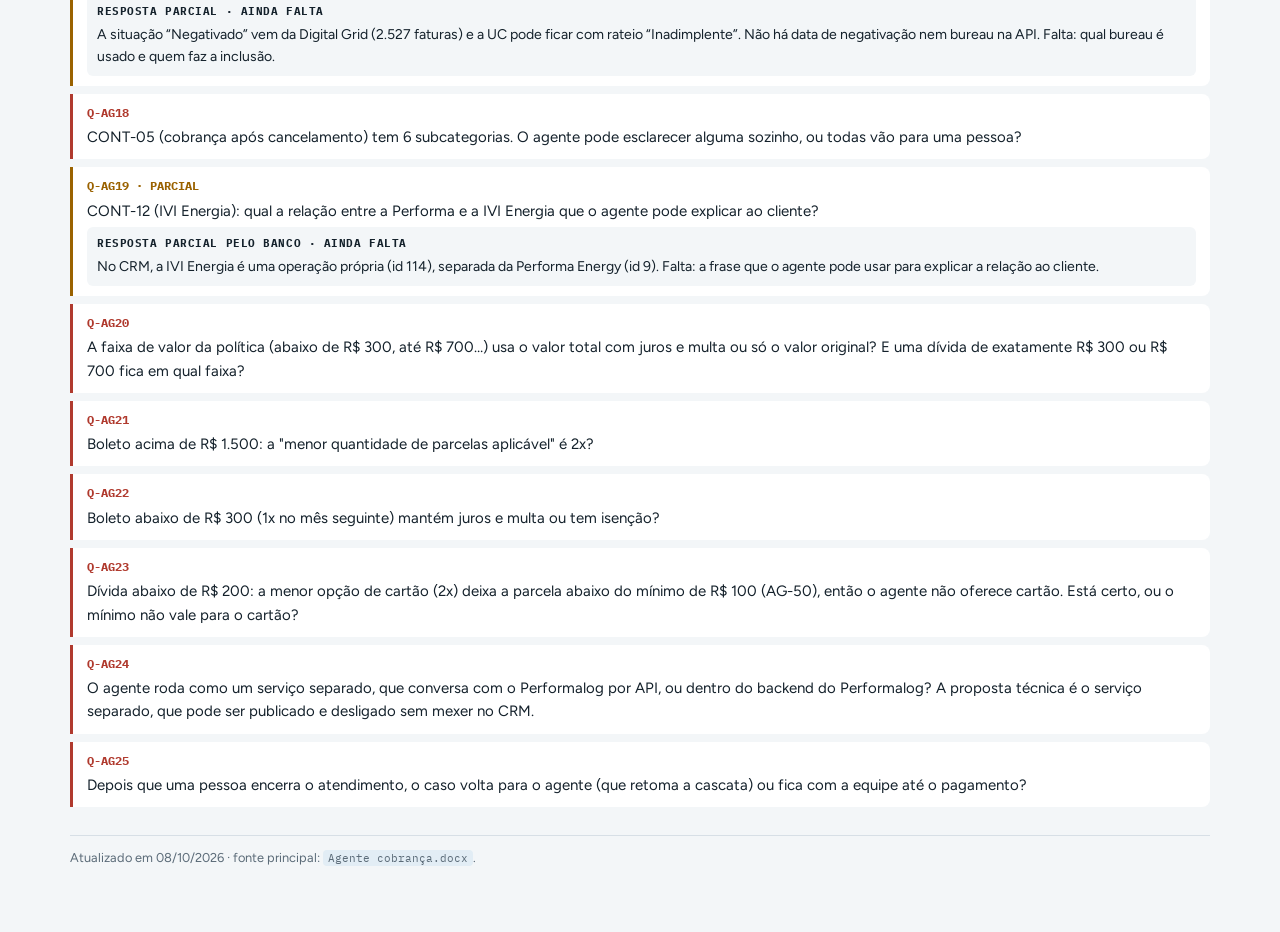
<file: performalog_atendimento/contexto/agente-cobranca.html>
<!doctype html>
<html lang="pt-BR">
<head>
<meta charset="utf-8">
<meta name="viewport" content="width=device-width, initial-scale=1">
<title>Agente de cobrança · Contexto</title>
<link rel="stylesheet" href="https://fonts.googleapis.com/css2?family=Bricolage+Grotesque:opsz,wght@12..96,600;12..96,700&family=Figtree:wght@400;500;600&family=IBM+Plex+Mono:wght@400;500&display=swap">
<link rel="stylesheet" href="estilo.css">
</head>
<body>
<div class="wrap">
 <nav class="top"><a href="index.html">Início</a><a href="operacao.html">Operação</a><a href="automacao.html">Automação</a><a href="disparos.html">Disparos</a><a href="cobranca.html">Cobrança</a><a href="agente-cobranca.html" aria-current="page">Agente de cobrança</a><a href="gestao.html">Gestão</a><a href="configuracao.html">Configuração</a><a href="api-meta.html">API da Meta</a><a href="telas.html">Telas e fluxos</a></nav>
 <header>
  <span class="eyebrow">Fase 2 · depois do sistema integrado ao Performalog · um dos principais focos do software</span>
  <h1>Agente de cobrança</h1>
  <p>Tudo nesta página vem do documento <code>Agente cobrança.docx</code>, salvo os itens marcados como protótipo. Onde o documento é incompleto ou se contradiz, a decisão fica nas perguntas do fim da página.</p>
 </header>

 <section>
  <h2>Princípio de atendimento</h2>
  <ol class="flow" style="margin:0;padding:0">
   <li><div><b>Entender</b> · por que o cliente não pagou, antes de qualquer outra coisa</div></li>
   <li><div><b>Explicar</b> · a cobrança, com os dados reais, quando necessário</div></li>
   <li><div><b>Oferecer</b> · só alternativas que a Performa permite</div></li>
   <li><div><b>Solução</b> · a condição que o cliente consegue cumprir</div></li>
   <li><div><b>Formalizar</b> · registrar o que foi combinado</div></li>
   <li><div><b>Cobrar</b> · cordialidade não é deixar de cobrar: validado o débito e apresentadas as alternativas, informar com clareza que o débito segue no fluxo de cobrança</div></li>
  </ol>
  <div class="tbl"><table><thead><tr><th>ID</th><th>Regra de conduta</th><th>Detalhe</th><th>Situação</th></tr></thead><tbody>
   <tr><td class="id">AG-01</td><td><b>Atendimento humano das 08:00 às 18:00</b></td><td>Fora desse horário, transferências ficam na fila para o dia seguinte.</td><td><i class="s s-def">DEFINIDO</i> · dias Q-AG10</td></tr>
   <tr><td class="id">AG-02</td><td><b>Perguntar em vez de afirmar</b></td><td>Ex.: "Você tem condições de fazer o pagamento à vista nos próximos cinco dias? Se sim, conseguimos liberar multa e juros."</td><td><i class="s s-def">DEFINIDO</i></td></tr>
   <tr><td class="id">AG-03</td><td><b>Objetivo: pagamento inicial que firme o compromisso</b></td><td>Se o acordo não for cumprido, multa e juros voltam a valer sobre o valor não pago.</td><td><i class="s s-def">DEFINIDO</i> · regra de sinal Q-AG1</td></tr>
   <tr><td class="id">AG-04</td><td><b>Isenção de multa via outro setor</b></td><td>O documento sugere dizer que o setor financeiro será consultado e retornará com a liberação. No protótipo isso virou um pedido real de aprovação, registrado.</td><td><i class="s s-perg">PERGUNTA</i> Q-AG2</td></tr>
   <tr><td class="id">AG-05</td><td><b>Tom</b></td><td>Cordial, objetivo, voltado para solução. Não começar com ameaça ou confronto; informar com clareza o débito e as consequências.</td><td><i class="s s-def">DEFINIDO</i></td></tr>
   <tr><td class="id">AG-06</td><td><b>Três perfis de inadimplente</b></td><td>Não consegue pagar · não entendeu a cobrança · não quer pagar. Os três recebem tratativas diferentes.</td><td><i class="s s-def">DEFINIDO</i></td></tr>
  </tbody></table></div>
 </section>

 <section>
  <h2>Funcionalidades necessárias (seções 1 a 15 do documento)</h2>
  <div class="tbl"><table><thead><tr><th>ID</th><th>Funcionalidade</th><th>O que o agente precisa fazer</th><th>Depende de</th><th>Situação</th></tr></thead><tbody>
   <tr><td class="id">AG-10</td><td><b>1 · Identificação automática</b></td><td>Localizar o cadastro por CPF/CNPJ, número da UC, telefone ou e-mail e retornar os contratos e unidades vinculados.</td><td>Cadastro de clientes (ERP)</td><td><i class="s s-def">DEFINIDO</i> · fonte Q-AG11</td></tr>
   <tr><td class="id">AG-11</td><td><b>2 · Consulta financeira em tempo real</b></td><td>Faturas em aberto, vencidas e pagas; vencimento; valor original; juros e multa; dias de atraso; histórico de pagamentos; acordos e negociações; status de negativação.</td><td>ERP / Digital Grid</td><td><i class="s s-def">DEFINIDO</i> · fonte Q-AG11</td></tr>
   <tr><td class="id">AG-12</td><td><b>3 · Consulta do contrato / Termo de Adesão</b></td><td>Identificar prazo de fidelidade, percentual de desconto, regra de cancelamento, multa rescisória e condições específicas.</td><td>Termo em PDF ou campos no ERP</td><td><i class="s s-def">DEFINIDO</i> · formato Q-AG12</td></tr>
   <tr><td class="id">AG-13</td><td><b>4 · Créditos de energia</b></td><td>Saldo em kWh, créditos disponibilizados, consumidos, em processamento, último rateio, quanto ainda será creditado pela concessionária, competência e valor do kWh de faturamento.</td><td>Relatório XML de rateio (CEMIG)</td><td><i class="s s-def">DEFINIDO</i> · fonte Q-AG13</td></tr>
   <tr><td class="id">AG-14</td><td><b>5 · Explicar a composição da cobrança</b></td><td>Ex.: "Fatura de R$ 1.038,48 = 879 kWh × R$ 1,1814/kWh", somando o cálculo de juros e multa da régua.</td><td>—</td><td><i class="s s-def">DEFINIDO</i> · percentuais Q-AG5</td></tr>
   <tr><td class="id">AG-15</td><td><b>6 · Segunda via</b></td><td>Boleto, Pix, código de barras, PDF da fatura, segunda via e link de pagamento por cartão.</td><td>Gateway de pagamento</td><td><i class="s s-def">DEFINIDO</i> · cartão Q-AG14</td></tr>
   <tr><td class="id">AG-16</td><td><b>7 · Negociação só com regras autorizadas</b></td><td>Hoje é manual: um Excel é preenchido e enviado à Digital Grid para gerar o boleto. O agente apresenta somente propostas previamente autorizadas e não inventa negociação. Descontos são casos específicos e dependem de uma pessoa.</td><td>Digital Grid</td><td><i class="s s-def">DEFINIDO</i> · regras em conflito Q-AG1, Q-AG3, Q-AG4</td></tr>
   <tr><td class="id">AG-17</td><td><b>8 · Formalização do acordo</b></td><td>Registrar o aceite e anexar comprovante no Plog ou pasta do cliente; gerar o acordo, os boletos ou Pix; enviar ao cliente; atualizar o status; registrar data, hora e condições. Função direcionada a um atendente humano. Retirar a negativação após o pagamento, se houver.</td><td>Digital Grid · Plog · bureau</td><td><i class="s s-def">DEFINIDO</i> · Q-AG8</td></tr>
   <tr><td class="id">AG-18</td><td><b>9 · Contestação de cobrança</b></td><td>Ao ouvir "não reconheço", "não consumi", "já cancelei", "troquei a titularidade": abrir a contestação, registrar o motivo e reunir os dados antes de encaminhar para uma pessoa (dependendo da situação). Categorias abaixo.</td><td>—</td><td><i class="s s-def">DEFINIDO</i></td></tr>
   <tr><td class="id">AG-19</td><td><b>10 · Cancelamento</b></td><td>Consultar e informar: data da solicitação, saldo na data, créditos em processamento, faturas em aberto, multa rescisória, condição de isenção, previsão de encerramento (saldo na instalação × média de consumo), comprovante de encerramento, status e protocolo. Saldo, rateio pendente, faturas em aberto e multa já são calculados pela tela de multa rescisória.</td><td>ERP · tela de multa rescisória</td><td><i class="s s-def">DEFINIDO</i></td></tr>
   <tr><td class="id">AG-20</td><td><b>11 · Troca de titularidade</b></td><td>Ensinar o cliente a fazer a troca na distribuidora. Identificar que houve troca e orientar as possibilidades, inclusive transferência do saldo para outra instalação dentro do prazo permitido.</td><td>XML de rateio</td><td><i class="s s-def">DEFINIDO</i> · prazo Q-AG15 · UC que some Q-AG16</td></tr>
   <tr><td class="id">AG-21</td><td><b>12 · Negativação e alertas</b></td><td>Consultar o status do débito e informar quando estiver sujeito à negativação. Alertas: D1 atraso + 2ª via · D5 contato amigável · D10 pendência · D20 verificar a dívida na política e propor · D25 pendência e possível negativação · D30+ fluxo de negativação.</td><td>Bureau de crédito</td><td><i class="s s-def">DEFINIDO</i> · bureau Q-AG17</td></tr>
   <tr><td class="id">AG-22</td><td><b>13 · Canal de comunicação</b></td><td>Alertas por WhatsApp e e-mail. Se o cliente começou no WhatsApp e depois manda e-mail, direcionar para uma pessoa (possível formalização para ação judicial).</td><td>E-mail com recebimento</td><td><i class="s s-def">DEFINIDO</i></td></tr>
   <tr><td class="id">AG-23</td><td><b>14 · Histórico único</b></td><td>Linha do tempo para o atendente. Ex.: 19/08 pediu cancelamento · 20/08 informado saldo de 900 kWh · 22/08 boleto enviado · 25/08 contestou · 26/08 contestação analisada · 28/08 oferecida isenção da multa mediante pagamento da energia · 31/08 recusou a proposta.</td><td>—</td><td><i class="s s-def">DEFINIDO</i></td></tr>
   <tr><td class="id">AG-24</td><td><b>15 · Saber quando parar e transferir</b></td><td>Ameaça de processo, PROCON ou ANEEL; contestação jurídica complexa; cliente muito insatisfeito; inconsistência de valores; pedido fora das regras; erro sistêmico. Enviar ao atendente um resumo automático da conversa e do caso.</td><td>—</td><td><i class="s s-def">DEFINIDO</i></td></tr>
  </tbody></table></div>
 </section>

 <section>
  <h2>Visão geral 360°</h2>
  <p>Ao abrir o cliente, atendente ou agente veem numa única tela:</p>
  <div class="tbl"><table><thead><tr><th>Campo</th><th>Campo</th><th>Campo</th></tr></thead><tbody>
   <tr><td>Cliente</td><td>UC</td><td>Contrato: ativo ou cancelado</td></tr>
   <tr><td>Pedido de cancelamento (data, se foi concretizado)</td><td>Saldo energético (kWh)</td><td>Energia ainda a receber (kWh)</td></tr>
   <tr><td>Faturas abertas (R$)</td><td>Faturas vencidas (R$)</td><td>Multa rescisória (R$)</td></tr>
   <tr><td>Proposta autorizada (R$)</td><td>Dias de atraso</td><td>Negativação: elegível, concluída, em dia</td></tr>
   <tr><td>Último contato</td><td>Próxima ação</td><td>Média de consumo (kWh)</td></tr>
  </tbody></table></div>
 </section>

 <section>
  <h2>Formas de tratativa</h2>
  <div class="tbl"><table><thead><tr><th>ID</th><th>Situação do cliente</th><th>O que o agente faz</th><th>Situação</th></tr></thead><tbody>
   <tr><td class="id">AG-30</td><td><b>1 · Dificuldade financeira</b></td><td>Perguntar para entender a capacidade de pagamento e buscar alternativas dentro das regras: alteração de vencimento, parcelamento, condição diferenciada previamente autorizada, entrada + parcelas, ou encaminhar para aprovação quando estiver fora da alçada. Nunca conceder desconto ou condição não autorizada.</td><td><i class="s s-def">DEFINIDO</i> · vencimento Q-AG9</td></tr>
   <tr><td class="id">AG-31</td><td><b>2 · Não recebeu o boleto</b></td><td>Confirmar nome, e-mail e telefone (para corrigir o cadastro), verificar a fatura e oferecer na hora 2ª via, código de barras, Pix e PDF. Antes de encerrar, confirmar se o cliente conseguiu acessar o documento.</td><td><i class="s s-def">DEFINIDO</i></td></tr>
   <tr><td class="id">AG-32</td><td><b>3 · Não entende a cobrança</b></td><td>Antes de insistir no pagamento, explicar o valor com dados reais: kWh, valor aplicado, competência, créditos disponibilizados e demais componentes.</td><td><i class="s s-def">DEFINIDO</i></td></tr>
   <tr><td class="id">AG-33</td><td><b>4 · Contesta a cobrança</b></td><td>Não entrar em confronto. Classificar pela categoria, consultar o que houver e esclarecer se a informação estiver validada no sistema; se depender de documento ou decisão interna, registrar e encaminhar para uma pessoa.</td><td><i class="s s-def">DEFINIDO</i></td></tr>
   <tr><td class="id">AG-34</td><td><b>5 · Deseja negociar</b></td><td>Identificar as condições disponíveis para aquele débito e apresentar de forma objetiva. Buscar a regularização sem pressionar a aceitar algo que o cliente disse não conseguir cumprir.</td><td><i class="s s-def">DEFINIDO</i></td></tr>
   <tr><td class="id">AG-35</td><td><b>6 · Promete pagamento</b></td><td>Registrar valor, data, fatura e canal. Evitar cobranças repetitivas enquanto a promessa estiver no prazo. Avisar que um dia antes o sistema envia lembrete. Sem pagamento após a data, volta ao fluxo de cobrança.</td><td><i class="s s-def">DEFINIDO</i></td></tr>
   <tr><td class="id">AG-36</td><td><b>7 · Solicita prazo</b></td><td>Criar uma régua de prazos. Dentro da autonomia, registrar o compromisso; fora dela, informar alternativas ou encaminhar para aprovação.</td><td><i class="s s-perg">PERGUNTA</i> Q-AG6</td></tr>
   <tr><td class="id">AG-37</td><td><b>8 · Não aceita nenhuma alternativa</b></td><td>Com o débito validado e as informações esclarecidas, sinalizar o motivo e transferir. Não ficar repetindo os mesmos argumentos.</td><td><i class="s s-def">DEFINIDO</i></td></tr>
   <tr><td class="id">AG-38</td><td><b>9 · Insatisfação ou irritação</b></td><td>Não reproduzir o tom. Reconhecer, manter cordialidade, explicar, apresentar possibilidades e transferir quando a automação não ajudar mais.</td><td><i class="s s-def">DEFINIDO</i></td></tr>
   <tr><td class="id">AG-39</td><td><b>10 · Ameaça processo, PROCON, ANEEL ou ação judicial</b></td><td>Não discutir questões jurídicas, não tentar impedir o cliente nem fazer ameaças. Registrar a manifestação e transferir.</td><td><i class="s s-def">DEFINIDO</i></td></tr>
   <tr><td class="id">AG-40</td><td><b>11 · Histórico de negociação</b></td><td>Antes de oferecer, verificar: acordo anterior, quebra de acordo, desconto já concedido, promessa vigente, contestação aberta, condição excepcional já recebida. Se qualquer resposta for sim, transferir para uma pessoa.</td><td><i class="s s-def">DEFINIDO</i> · Q-AG7</td></tr>
  </tbody></table></div>
 </section>

 <section>
  <h2>Contestação: categorias padronizadas</h2>
  <p class="note">Transferir sempre para uma pessoa: CONT-01, CONT-13, CONT-14, CONT-15 e CONT-17. Nas demais, o documento diz "depende da situação": o agente esclarece quando a informação estiver validada no sistema, senão registra e encaminha. O que o agente mostra em cada uma é proposta do protótipo.</p>
  <div class="tbl"><table><thead><tr><th>Código</th><th>Categoria</th><th>Descrição</th><th>Encaminhamento</th></tr></thead><tbody>
   <tr><td class="id">CONT-01</td><td><b>Não reconhece a cobrança</b></td><td>Não reconhece o boleto, a cobrança ou o valor.</td><td><i class="s s-def">TRANSFERIR</i></td></tr>
   <tr><td class="id">CONT-02</td><td><b>Valor divergente</b></td><td>Reconhece a cobrança, mas diz que o valor está errado.</td><td><i class="o o-prot">PROTÓTIPO</i> mostra a composição</td></tr>
   <tr><td class="id">CONT-03</td><td><b>Energia não consumida</b></td><td>Alega não ter consumido a energia cobrada.</td><td><i class="o o-prot">PROTÓTIPO</i> mostra a composição</td></tr>
   <tr><td class="id">CONT-04</td><td><b>Energia/crédito não recebido</b></td><td>Não recebeu ou não identificou os créditos.</td><td><i class="o o-prot">PROTÓTIPO</i> mostra os créditos</td></tr>
   <tr><td class="id">CONT-05</td><td><b>Cobrança após cancelamento</b></td><td>Subcategorias: crédito disponibilizado antes do cancelamento; crédito recebido depois, mas já em processamento; fatura de consumo anterior; alegação de novos créditos após o cancelamento; divergência sobre a data da solicitação; troca de titularidade entendida como cancelamento.</td><td><i class="s s-perg">PERGUNTA</i> Q-AG18</td></tr>
   <tr><td class="id">CONT-06</td><td><b>Multa rescisória</b></td><td>Não reconhece ou não concorda com a multa por encerramento antecipado.</td><td><i class="o o-db">CÁLCULO EXISTENTE</i> explica com o cálculo da multa rescisória</td></tr>
   <tr><td class="id">CONT-07</td><td><b>Troca de titularidade</b></td><td>A UC não está mais na titularidade do cliente.</td><td><i class="o o-prot">PROTÓTIPO</i> orienta a troca</td></tr>
   <tr><td class="id">CONT-08</td><td><b>Pagamento já realizado</b></td><td>A fatura cobrada já foi paga.</td><td><i class="o o-prot">PROTÓTIPO</i> pede comprovante e transfere</td></tr>
   <tr><td class="id">CONT-09</td><td><b>Pagamento não identificado</b></td><td>Pagou, mas a fatura segue pendente.</td><td><i class="o o-prot">PROTÓTIPO</i> pede comprovante e transfere</td></tr>
   <tr><td class="id">CONT-10</td><td><b>Juros e encargos</b></td><td>Questiona juros, multa por atraso ou outros encargos.</td><td><i class="o o-prot">PROTÓTIPO</i> mostra o cálculo</td></tr>
   <tr><td class="id">CONT-11</td><td><b>Duplicidade</b></td><td>Duas cobranças para o mesmo consumo ou período.</td><td><i class="o o-prot">PROTÓTIPO</i> confere competências</td></tr>
   <tr><td class="id">CONT-12</td><td><b>Cobrança emitida pela IVI Energia</b></td><td>Não reconhece a IVI Energia ou a procedência da fatura da parceira.</td><td><i class="s s-perg">PERGUNTA</i> Q-AG19</td></tr>
   <tr><td class="id">CONT-13</td><td><b>Créditos de outra empresa</b></td><td>Tem créditos ou cobranças de outra empresa de energia ao mesmo tempo.</td><td><i class="s s-def">TRANSFERIR</i></td></tr>
   <tr><td class="id">CONT-14</td><td><b>Desconto divergente</b></td><td>Desconto aplicado diferente do contratado.</td><td><i class="s s-def">TRANSFERIR</i></td></tr>
   <tr><td class="id">CONT-15</td><td><b>Condição comercial divergente</b></td><td>Condições do vendedor diferentes das da cobrança ou do contrato.</td><td><i class="s s-def">TRANSFERIR</i></td></tr>
   <tr><td class="id">CONT-16</td><td><b>Negativação</b></td><td>Contesta a inclusão ou a possibilidade de inclusão nos órgãos de proteção ao crédito.</td><td><i class="o o-prot">PROTÓTIPO</i> informa o status</td></tr>
   <tr><td class="id">CONT-17</td><td><b>Contrato não reconhecido</b></td><td>Não reconhece a contratação ou a assinatura.</td><td><i class="s s-def">TRANSFERIR</i></td></tr>
   <tr><td class="id">CONT-18</td><td><b>Outros</b></td><td>Só quando não couber em nenhuma categoria.</td><td><i class="o o-prot">PROTÓTIPO</i> transfere</td></tr>
  </tbody></table></div>
 </section>

 <section>
  <h2>Política de régua de negociação</h2>
  <p>Ordem obrigatória: <b>1º à vista</b> → <b>2º cartão de crédito</b> → <b>3º boleto parcelado</b>. Boleto só depois da recusa do à vista e do cartão, salvo exceção futura cadastrada pela Performa.</p>
  <div class="tbl"><table><thead><tr><th>Modalidade</th><th>Dívida</th><th>Parcelas</th><th>Primeira oferta → recusas</th></tr></thead><tbody>
   <tr><td><b>À vista</b></td><td>Qualquer</td><td>1</td><td>Isenção integral de juros e multa por atraso; fica o valor principal</td></tr>
   <tr><td rowspan="4"><b>Cartão de crédito</b></td><td>abaixo de R$ 300</td><td>2 a 3</td><td>2x → 3x</td></tr>
   <tr><td>R$ 300 a R$ 700</td><td>3 a 5</td><td>3x → 4x → 5x</td></tr>
   <tr><td>R$ 700 a R$ 1.500</td><td>5 a 6</td><td>5x → 6x</td></tr>
   <tr><td>acima de R$ 1.500</td><td>6 a 10</td><td>6x, aumentando a cada recusa · agente até 7x · 8x a 10x com autorização</td></tr>
   <tr><td rowspan="4"><b>Boleto parcelado</b></td><td>abaixo de R$ 300</td><td>1</td><td>Vencimento no mês seguinte</td></tr>
   <tr><td>R$ 300 a R$ 700</td><td>até 2</td><td>—</td></tr>
   <tr><td>R$ 700 a R$ 1.500</td><td>3 a 4</td><td>3x → 4x</td></tr>
   <tr><td>acima de R$ 1.500</td><td>até 6</td><td>Começa pela menor quantidade aplicável e aumenta a cada recusa</td></tr>
  </tbody></table></div>
  <div class="tbl"><table><thead><tr><th>ID</th><th>Regra geral</th><th>Situação</th></tr></thead><tbody>
   <tr><td class="id">AG-50</td><td>Nenhuma parcela abaixo de R$ 100,00.</td><td><i class="s s-def">DEFINIDO</i></td></tr>
   <tr><td class="id">AG-51</td><td>Efeito cascata: começar pela menor condição e só aumentar diante da recusa. Ex.: cartão, dívida de R$ 500 → 3x, recusa → 4x, recusa → 5x. Nunca começar oferecendo 5x.</td><td><i class="s s-def">DEFINIDO</i></td></tr>
   <tr><td class="id">AG-52</td><td>Não listar todas as condições de uma vez ("podemos fazer à vista, 3x, 4x ou 5x no cartão e 2x no boleto" é proibido). Registrar cada recusa antes de liberar a próxima.</td><td><i class="s s-def">DEFINIDO</i></td></tr>
   <tr><td class="id">AG-53</td><td>O sistema controla quais opções estão disponíveis conforme valor da dívida, forma de pagamento, parcela mínima, condições já recusadas e alçada de autorização. A régua é regra do sistema, não só orientação.</td><td><i class="s s-def">DEFINIDO</i></td></tr>
   <tr><td class="id">AG-54</td><td>Qualquer condição fora da política vai para autorização humana.</td><td><i class="s s-def">DEFINIDO</i></td></tr>
   <tr><td class="id">AG-55</td><td>Cartão: até 7x pelo agente; 8x a 10x exige autorização. Boleto: máximo de 6 parcelas.</td><td><i class="s s-def">DEFINIDO</i> · conflito Q-AG3</td></tr>
   <tr><td class="id">AG-56</td><td>Faixa da dívida calculada sobre o valor total (com encargos) ou só o principal.</td><td><i class="s s-perg">PERGUNTA</i> Q-AG20</td></tr>
  </tbody></table></div>
 </section>

 <section>
  <h2>Fluxo do agente</h2>
  <ol class="flow" style="margin:0;padding:0">
   <li><div><b>Entrada</b> · mensagem do cliente sobre fatura/pagamento, resposta a um template da régua, ou e-mail (que vai direto para uma pessoa)</div></li>
   <li><div><b>Identificar</b> · pelo telefone; se não achar, pedir CPF/CNPJ, UC ou e-mail</div></li>
   <li><div><b>Consultar</b> · faturas, contrato, créditos, negativação e histórico</div></li>
   <li><div><b>Checar gatilhos de transferência</b> · ameaça jurídica, histórico de negociação, contestação que exige pessoa</div></li>
   <li><div><b>Entender o motivo</b> · pergunta aberta sobre o que dificultou o pagamento e classificação do perfil</div></li>
   <li><div><b>Tratativa</b> · conforme a situação: 2ª via, explicação, contestação, prazo, promessa, cancelamento, titularidade</div></li>
   <li><div><b>Negociar em cascata</b> · uma condição por vez, registrando cada recusa</div></li>
   <li><div><b>Aceite</b> · registrar data, hora, condições e canal; transferir para uma pessoa formalizar</div></li>
   <li><div><b>Sem acordo</b> · informar que o débito segue devido e transferir com o motivo; a régua continua</div></li>
   <li><div><b>Toda transferência</b> · com resumo automático do caso para o atendente</div></li>
  </ol>
 </section>

 <section>
  <h2>Arquitetura agêntica (proposta)</h2>
  <p>Como o fluxo acima vira software. Proposta técnica de 08/10/2026, ainda não validada pela Performa. Há um exemplo em código em <code>agente-exemplo/agente.ts</code> e uma simulação passo a passo no protótipo, em Agente de cobrança → <b>Arquitetura e simulação</b> (com a IA simulada enquanto não há chave da API).</p>
  <div class="tbl"><table><thead><tr><th>ID</th><th>Decisão</th><th>Detalhe</th><th>Situação</th></tr></thead><tbody>
   <tr><td class="id">AG-57</td><td><b>Workflow em grafo, não agente livre</b></td><td>O código decide o caminho da conversa. O modelo de IA só faz duas coisas: <b>classificar</b> a mensagem e <b>redigir</b> a resposta. Assim as regras do documento ficam garantidas pelo código, não por uma instrução que o modelo pode esquecer.</td><td><i class="s s-conf">PROPOSTA</i></td></tr>
   <tr><td class="id">AG-58</td><td><b>Etapas de cada turno</b></td><td>Webhook → fila e trava → carregar caso → portão → classificar (IA) → roteador → nó → redigir (IA) → verificar → gravar → enviar.</td><td><i class="s s-conf">PROPOSTA</i></td></tr>
   <tr><td class="id">AG-59</td><td><b>Webhook só recebe</b></td><td>Confere a assinatura <code>X-Hub-Signature-256</code>, responde 200 na hora e põe a mensagem na fila. Não chama a IA.</td><td><i class="s s-conf">PROPOSTA</i></td></tr>
   <tr><td class="id">AG-60</td><td><b>Fila com trava por conversa</b></td><td>Ignora mensagem repetida (mesmo <code>wamid</code>), junta mensagens enviadas em sequência num turno só e nunca roda dois turnos do mesmo cliente ao mesmo tempo. Sem isso, duas mensagens rápidas receberiam duas ofertas diferentes.</td><td><i class="s s-conf">PROPOSTA</i></td></tr>
   <tr><td class="id">AG-61</td><td><b>Portão antes da IA</b></td><td>Barra o turno sem chamar o modelo quando o caso já está com uma pessoa, o cliente trocou para o e-mail (AG-22) ou há histórico de negociação (AG-40).</td><td><i class="s s-conf">PROPOSTA</i></td></tr>
   <tr><td class="id">AG-62</td><td><b>Classificação com saída fechada</b></td><td>O modelo devolve só um JSON validado: intenção (8 opções), resposta à oferta (aceita, recusa, contraproposta, sem oferta), contestação (nenhuma ou CONT-01 a CONT-18), ameaça jurídica e irritação.</td><td><i class="s s-conf">PROPOSTA</i></td></tr>
   <tr><td class="id">AG-63</td><td><b>Roteador em código</b></td><td>A ordem das regras define a prioridade: ameaça jurídica → contestação → irritação repetida → aceite → contraproposta → recusa → negociar → entender.</td><td><i class="s s-conf">PROPOSTA</i></td></tr>
   <tr><td class="id">AG-64</td><td><b>Motor da régua em código</b></td><td>Escolhe a primeira condição não recusada da cascata (AG-50 a AG-55). O redator recebe <b>só essa condição</b>, por isso não consegue listar as outras (AG-52). Condição acima da alçada vira pedido de aprovação (AG-55).</td><td><i class="s s-conf">PROPOSTA</i></td></tr>
   <tr><td class="id">AG-65</td><td><b>Verificador antes de enviar</b></td><td>Confere se a mensagem termina em pergunta (AG-02) e se os valores e parcelas citados batem com a oferta liberada. Se falhar, pede outra redação; na segunda falha usa um texto fixo.</td><td><i class="s s-conf">PROPOSTA</i></td></tr>
   <tr><td class="id">AG-66</td><td><b>Estado do caso no banco</b></td><td>Fase, oferta atual, recusas e eventos ficam numa linha por caso. A dívida vem do Performalog e da Digital Grid; a IA nunca é a fonte do valor.</td><td><i class="s s-conf">PROPOSTA</i></td></tr>
   <tr><td class="id">AG-67</td><td><b>Eventos agendados pelo mesmo grafo</b></td><td>A régua D1–D30, a promessa vencida e o pagamento confirmado entram na mesma fila como eventos. Fora da janela de 24 h, só com template aprovado.</td><td><i class="s s-conf">PROPOSTA</i></td></tr>
   <tr><td class="id">AG-68</td><td><b>Modelo e chave</b></td><td>Claude (<code>claude-opus-5-5</code>) pela API da Anthropic, com a chave num workspace próprio para a cobrança, com limite de gasto e guardada em variável de ambiente. Nunca no navegador ou no protótipo.</td><td><i class="s s-conf">PROPOSTA</i></td></tr>
   <tr><td class="id">AG-69</td><td><b>Implantação em etapas</b></td><td>Primeiro a simulação local, depois o número de teste da Meta, depois o <b>modo sombra</b> (o agente redige e uma pessoa aprova antes de enviar) e por fim produção para uma parte da carteira. Cada turno grava a classificação, a decisão e o texto, que viram casos de teste.</td><td><i class="s s-conf">PROPOSTA</i></td></tr>
  </tbody></table></div>
 </section>

 <section>
  <h2>De onde vem cada dado do agente (banco performalog)</h2>
  <div class="db">
   <div class="tbl"><table><thead><tr><th>Requisito</th><th>Tabela e campos</th><th>Cobertura</th></tr></thead><tbody>
    <tr><td><b>1 · Identificação</b></td><td><code>client</code> (nome, documento, e-mail, telefone), <code>consortium_members</code> (documento, instalação/UC, whatsapp, e-mail), <code>client_integration_installation</code> (UC)</td><td><i class="s s-resp">EXISTE</i></td></tr>
    <tr><td><b>2 · Financeiro</b></td><td><code>client_integration_bill</code>: valor, vencimento, situação (Pago, Vencido, Negativado, Parcelado…), competência, link</td><td><i class="s s-parc">PARCIAL</i> sem juros/multa nem histórico de acordos</td></tr>
    <tr><td><b>3 · Contrato</b></td><td><code>consortium_members</code>: desconto, kWh, dia de vencimento, data de assinatura, data de cancelamento, outra empresa; instalação na Digital Grid: descontos por bandeira, kWh contratado</td><td><i class="s s-parc">PARCIAL</i> sem fidelidade nem multa rescisória</td></tr>
    <tr><td><b>4 · Créditos</b></td><td><code>cemig_gd_report</code> por UC e mês: consumo, geração, compensação, saldo anterior, transferência, recebido, saldo atual, saldo exportado, saldo a expirar e data; <code>energy_balance_item</code>: XML × planilha × previsão; <code>allocation_sheet</code>: rateio enviado (kWh a injetar por UC e usina)</td><td><i class="s s-resp">EXISTE</i> dez/2024 a out/2026, 2.969 UCs</td></tr>
    <tr><td><b>5 · Composição</b></td><td><code>client_integration_bill.injected_energy</code> e <code>value</code>; tarifa da operação em <code>parameters</code> ("Valor Tarifa de Energia Atual")</td><td><i class="s s-parc">PARCIAL</i></td></tr>
    <tr><td><b>6 · 2ª via</b></td><td><code>client_integration_bill.invoice_link</code> (96% preenchido)</td><td><i class="s s-parc">PARCIAL</i> Pix e código de barras dependem da Digital Grid</td></tr>
    <tr><td><b>10 · Cancelamento</b></td><td><code>consortium_members.cancel_date</code>, <code>form_sales_reason_cancellation</code> (motivos e tipo: "cancelamento em andamento" ou "cancelado"), motivos de cancelamento do Sucesso do Cliente</td><td><i class="s s-parc">PARCIAL</i></td></tr>
    <tr><td><b>12 · Negativação</b></td><td>Situação "Negativado" na fatura da Digital Grid (2.530 faturas)</td><td><i class="s s-parc">PARCIAL</i> sem bureau nem data</td></tr>
    <tr><td><b>CONT-13</b></td><td><code>consortium_members.another_company</code> (53 membros)</td><td><i class="s s-resp">EXISTE</i></td></tr>
    <tr><td><b>Distribuição das dívidas</b></td><td>Faturas vencidas e negativadas por faixa da política</td><td class="note">Vencidas: 776 abaixo de R$ 300 · 159 de R$ 300 a 700 · 81 de R$ 700 a 1.500 · 75 acima. Negativadas: 1.618 · 487 · 224 · 201.</td></tr>
   </tbody></table></div>
   <p class="note">A maioria das dívidas está abaixo de R$ 300, faixa em que a política permite só 2–3x no cartão e boleto único no mês seguinte.</p>
  </div>
 </section>

 <section>
  <h2>O que a API da Digital Grid acrescenta ao agente</h2>
  <div class="db">
   <div class="tbl"><table><thead><tr><th>Requisito</th><th>Campo na API (<code>bills</code> / <code>installations</code>)</th><th>Cobertura</th></tr></thead><tbody>
    <tr><td><b>2 · Financeiro em tempo real</b></td><td><code>payment_status</code>, <code>paid_at</code>, <code>paid_amount</code>, <code>payment_method</code>, <code>due_date</code>, <code>value</code>; filtro por UC (<code>installation</code>) e por situação</td><td><i class="s s-resp">EXISTE</i> sem juros/multa calculados</td></tr>
    <tr><td><b>3 · Contrato</b></td><td><code>agent_discount</code> e descontos por bandeira, <code>contracted_kwh</code>, <code>signature_date</code>, <code>loyalty_time</code> (vazio), <code>cancellation_date</code>, <code>cancellation_reason</code></td><td><i class="s s-parc">PARCIAL</i> fidelidade e multa rescisória não preenchidas</td></tr>
    <tr><td><b>4 · Créditos</b></td><td><code>balance_credits</code>, <code>injected_energy</code>, <code>compensated_energy_gd2</code>, <code>percentage_energy_used</code>; cota em <code>estimated-quota</code>; lançamentos em <code>financial-credits</code></td><td><i class="s s-resp">EXISTE</i></td></tr>
    <tr><td><b>5 · Composição da cobrança</b></td><td><code>kwh_with_discount</code>, <code>compensated_energy_value_with_discount</code>, <code>total_amount_without_discount</code>, <code>amount_saved</code>, tarifas e tributos, bandeiras (dias e valores), iluminação pública</td><td><i class="s s-resp">EXISTE</i></td></tr>
    <tr><td><b>6 · 2ª via</b></td><td><code>linecode</code> (linha digitável), <code>pixcode</code>, <code>our_number</code>; PDF pelo link do CRM</td><td><i class="s s-parc">PARCIAL</i> Pix nem sempre preenchido; sem link de cartão</td></tr>
    <tr><td><b>7/8 · Acordo e formalização</b></td><td>Situação "Parcelado" existe, mas não há recurso para criar parcelamento</td><td><i class="s s-perg">FALTA</i></td></tr>
    <tr><td><b>12 · Negativação</b></td><td>Situação "Negativado" (2.527); UC com rateio "Inadimplente"</td><td><i class="s s-parc">PARCIAL</i> sem data nem bureau</td></tr>
    <tr><td><b>CONT-13</b></td><td><code>credits_from_another_generator</code> na fatura</td><td><i class="s s-resp">EXISTE</i></td></tr>
    <tr><td><b>Canal</b></td><td><code>sent_by_email</code>, <code>sent_by_whatsapp</code>; na UC, <code>whatsapp_enabled</code>, <code>email_enabled</code></td><td><i class="s s-resp">EXISTE</i></td></tr>
   </tbody></table></div>
  </div>
 </section>
 <section>
  <h2>Multa rescisória: regra já implementada</h2>
  <div class="db">
   <p>Fonte: <code>TABELAS-SC/explicacao-calculo-multa.html</code>, gerado do código da tela <code>/multa-rescisoria</code> (branch <code>multa-sem-fidelidade</code>, 07/10/2026). É a multa de <b>cancelamento</b>, não a multa por atraso de fatura.</p>
   <div class="tbl"><table><thead><tr><th>Parcela</th><th>Fórmula</th><th>Dados</th></tr></thead><tbody>
    <tr><td><b>Tarifa líquida</b> (base)</td><td>tarifa faturada × (1 − desconto do agente ÷ 100), 6 casas</td><td>Tarifa: <code>kwh_with_tax</code> da fatura mais recente na Digital Grid ou digitada pelo operador. Desconto: <code>agent_discount</code> da Digital Grid, conferido com <code>consortium_members.discount</code> (diferença acima de 0,01 p.p. bloqueia).</td></tr>
    <tr><td><b>Multa contratual</b></td><td>kWh contratado × meses restantes × % da multa × tarifa líquida</td><td>kWh: <code>consortium_members.kwh</code>. Fidelidade: <code>form_sales.fidelity_type</code> no formato "N meses"; sem fidelidade válida a parcela é R$ 0. Meses restantes: meses inteiros entre hoje e (assinatura + N meses). Assinatura: e-assinatura do cliente; se não houver, a data do cadastro. % padrão <b>50%</b>, editável.</td></tr>
    <tr><td><b>Saldo de energia</b></td><td>(saldo atual + rateio pendente) × tarifa líquida</td><td>Saldo: competência mais recente com status OK no consolidado da CEMIG (<code>cemig_gd_report</code>). Rateio pendente: <code>allocation_sheet</code>, energia enviada que compensa 2 meses depois e ainda não apareceu; não é cobrado se a UC está sem XML do mês anterior.</td></tr>
    <tr><td><b>Faturas em aberto</b></td><td>Soma das faturas da Digital Grid com situação Aguardando, Vencido ou Negativado</td><td>Uma fatura por competência. Pago, Aberto, Arquivado e Parcelado ficam fora.</td></tr>
   </tbody></table></div>
   <p class="note">Bloqueios: contrato cancelado, assinatura ausente ou ambígua, UC não encontrada ou ambígua na Digital Grid, kWh ausente, desconto ausente ou divergente, sem tarifa, saldo do consolidado incompleto ou em conflito. Arredondamento bancário (half-even) com <code>decimal.js</code>; tarifa com 6 casas, parcelas em centavos.</p>
   <p class="note">O agente de cobrança pode reaproveitar esse cálculo (ou chamar a rota <code>POST /api/termination/calculate</code>) para responder cancelamento (seção 10) e CONT-06 com os mesmos números que o time usa.</p>
  </div>
 </section>

 <section>
  <h2>Presente no protótipo e ainda não listado</h2>
  <p class="note">Auditoria de 08/10/2026: tudo que o protótipo já mostra e não estava registrado aqui. São escolhas do protótipo, não decisões da Performa: ficam como CONFIRMAR até alguém responder.</p>
  <div class="tbl"><table><thead><tr><th>ID</th><th>Funcionalidade</th><th>Detalhe</th><th>Origem</th><th>Situação</th></tr></thead><tbody>
   <tr><td class="id">AG-70</td><td><b>Política editável pelo administrador</b></td><td>Tela com "Salvar política": isenção à vista, prazo à vista (5 dias), parcela mínima, alçada no cartão (7x), boleto até 6x, autonomia de prazo (5 dias), multa 2 %, juros 1 %, horário humano. "Transferir se houver histórico" fica sempre ligado (AG-40).</td><td><i class="o o-prot">PROTÓTIPO</i></td><td><i class="s s-conf">CONFIRMAR</i></td></tr>
   <tr><td class="id">AG-71</td><td><b>Simulador da cascata</b></td><td>Pelo valor da dívida, mostra cada degrau: pulado, pede aprovação ou o agente oferece.</td><td><i class="o o-prot">PROTÓTIPO</i></td><td><i class="s s-def">DEFINIDO</i> 08/10/2026</td></tr>
   <tr><td class="id">AG-72</td><td><b>Ciclo do acordo</b></td><td>Situações aguardando formalização, formalizado, quebrado e cumprido. Tarefas automáticas: lembrete 1 dia antes de cada parcela e tirar a negativação depois da 1ª parcela.</td><td><i class="o o-prot">PROTÓTIPO</i></td><td><i class="s s-conf">CONFIRMAR</i></td></tr>
   <tr><td class="id">AG-73</td><td><b>Regra da troca para e-mail</b></td><td>Só conta como troca se houve contato por WhatsApp nos últimos 30 dias; o e-mail chega num endereço próprio da cobrança.</td><td><i class="o o-prot">PROTÓTIPO</i></td><td><i class="s s-conf">CONFIRMAR</i></td></tr>
   <tr><td class="id">AG-74</td><td><b>Visão 360°: faturas e resumo</b></td><td>Tabela de faturas (competência, kWh, valor e valor hoje com encargos) e o último resumo do agente.</td><td><i class="o o-prot">PROTÓTIPO</i></td><td><i class="s s-def">DEFINIDO</i> 08/10/2026</td></tr>
   <tr><td class="id">AG-75</td><td><b>Irritação: quando transferir</b></td><td>Transfere na 2ª ocorrência.</td><td><i class="o o-prot">PROTÓTIPO</i></td><td><i class="s s-conf">CONFIRMAR</i></td></tr>
   <tr><td class="id">AG-76</td><td><b>Fases de entrega</b></td><td>1: dados importados. 2: Digital Grid, gateway, Performalog e e-mail. 3: XML da CEMIG, termo pela IA e bureau.</td><td><i class="o o-prot">PROTÓTIPO</i></td><td><i class="s s-conf">CONFIRMAR</i></td></tr>
   <tr><td class="id">AG-77</td><td><b>Contador no menu Cobrança</b></td><td>Aprovações pendentes + acordos aguardando formalização.</td><td><i class="o o-prot">PROTÓTIPO</i></td><td><i class="s s-def">DEFINIDO</i> 08/10/2026</td></tr>
  </tbody></table></div>
  <h3>Onde o protótipo está diferente do contexto</h3>
  <p class="note">As outras diferenças foram corrigidas em 08/10/2026. Estas dependem de resposta da Performa ou ficaram fora do escopo; até lá vale o contexto.</p>
  <div class="tbl"><table><thead><tr><th>Item</th><th>O que o contexto diz</th><th>O que o protótipo faz hoje</th></tr></thead><tbody>
   <tr><td>AG-17 · Q-AG8</td><td>A Digital Grid não tem endpoint de acordo.</td><td>"Formalizar" envia acordos/importar para a Digital Grid.</td></tr>
   <tr><td>Q-AG14</td><td>Gateway de cartão por definir.</td><td>Gera link de cartão próprio depois da formalização.</td></tr>
</tbody></table></div>
 </section>

 <section>
  <h2>Perguntas para a Performa</h2>
  <div class="qs">
   <div class="q"><b>Q-AG1</b>A nota inicial diz: "se for sinal de 50% mais parcelamento conseguimos liberar juros e multa. Caso ela consiga 20%" — a frase termina aí. O que acontece com 20%? E o sinal de 50% entra antes ou depois do cartão na ordem obrigatória?</div>
   <div class="q"><b>Q-AG2</b>Isenção via "consultar outro setor": deve virar um pedido real de aprovação para uma pessoa decidir, ou o agente pode liberar sozinho depois de um tempo?</div>
   <div class="q"><b>Q-AG3</b>A seção 7 fala em entrada mínima de 15% e parcelamento máximo de 6 vezes. A política de negociação não tem entrada e permite até 10x no cartão. Qual vale?</div>
   <div class="q"><b>Q-AG4</b>"Até X dias: sem desconto. Dependendo da situação, no Pix retiramos os juros." Qual é o X? Isso muda o à vista com isenção?</div>
   <div class="q p"><b>Q-AG5 · PARCIAL</b>Quais são os percentuais de multa e juros por atraso? O protótipo usa 2% de multa + 1% ao mês proporcional, só como exemplo.<div class="ans"><strong>O documento recebido trata da multa rescisória · ainda falta</strong>Multa e juros <b>por atraso de fatura</b> não aparecem nele. Falta: os percentuais por atraso, ou a confirmação de que a Digital Grid já calcula e embute esses encargos na fatura.</div></div>
   <div class="q"><b>Q-AG6</b>Régua de prazos ("criar régua de prazos"): quantos dias o agente pode conceder sozinho? E acima disso, quem aprova?</div>
   <div class="q"><b>Q-AG7</b>Promessa de pagamento vigente também obriga transferir para uma pessoa (tratativa 11), ou só impede novas cobranças?</div>
   <div class="q p"><b>Q-AG8 · PARCIAL</b>Todo acordo vai para formalização humana, inclusive o pagamento à vista?<div class="ans"><strong>Resposta parcial · ainda falta</strong>Como a API da Digital Grid não tem recurso para criar parcelamento, a formalização do acordo continua dependendo de uma pessoa (ou da planilha) até a Digital Grid oferecer esse recurso. Falta: a regra para acordos à vista.</div></div>
   <div class="q"><b>Q-AG9</b>Alteração de vencimento: o agente pode oferecer? Com que limite?</div>
   <div class="q r"><b>Q-AG10 · RESPONDIDA</b>O horário humano de 08:30 às 17:30 vale também aos sábados?<div class="ans"><strong>Respondida pela Performa em 08/10/2026</strong>Não. Atendimento humano de segunda a sexta. Horário corrigido no mesmo dia para 08:00 às 18:00.</div></div>
   <div class="q r"><b>Q-AG11 · RESPONDIDA</b>De qual sistema vêm cadastro, faturas e pagamentos em tempo real (ERP, Digital Grid, IVI Energia)? Tem API?<div class="ans"><strong>Respondida pela API da Digital Grid e pelo banco</strong>Cadastro no CRM Plog e na Digital Grid (<code>entities</code>, busca por documento). Faturas e pagamentos na API da Digital Grid (<code>bills</code>), com situação, data e valor pago por fatura e filtro por UC. Ver quadro acima.</div></div>
   <div class="q r"><b>Q-AG12 · RESPONDIDA</b>O Termo de Adesão está em PDF assinado ou os dados (fidelidade, desconto, multa) já estão em campos de um sistema?<div class="ans"><strong>Respondida pelo documento da multa rescisória</strong>A fidelidade está em <code>form_sales.fidelity_type</code> (texto "N meses"), o kWh contratado e o desconto em <code>consortium_members</code>, e a data de assinatura vem da e-assinatura do cliente. A multa rescisória é calculada pela fórmula do quadro acima (padrão 50% × kWh × meses restantes × tarifa líquida).</div></div>
   <div class="q r"><b>Q-AG13 · RESPONDIDA</b>O relatório XML de rateio da CEMIG chega como? Com que frequência? Quais campos traz?<div class="ans"><strong>Respondida pelo banco</strong>O relatório da CEMIG já é carregado no banco: <code>cemig_gd_report</code> por UC e mês (consumo, geração, compensação, saldos, transferência, recebido, saldo a expirar) e o balanço mensal em <code>energy_balance</code>/<code>energy_balance_item</code> (XML, planilha e previsão). O rateio enviado está em <code>allocation_sheet</code>.</div></div>
   <div class="q p"><b>Q-AG14 · PARCIAL</b>Link de pagamento por cartão: qual gateway, e dá para gerar automaticamente?<div class="ans"><strong>Resposta parcial · ainda falta</strong>A Digital Grid registra pagamento por Boleto e PIX; não há link de cartão na API. Falta: qual gateway usar para o cartão.</div></div>
   <div class="q"><b>Q-AG15</b>Qual é o prazo para transferir o saldo para outra instalação na troca de titularidade?</div>
   <div class="q p"><b>Q-AG16 · PARCIAL</b>Cliente que tem saldo e some do XML (deixa de gerar fatura): como acompanhar e cobrar? (Pergunta aberta no próprio documento.)<div class="ans"><strong>Resposta parcial · ainda falta</strong>A tela de multa já detecta a UC "sem XML do mês anterior" (a CEMIG não devolveu saldo) e, nesse caso, não cobra o rateio pendente. Dá para usar a mesma regra para identificar quem sumiu do relatório. Falta: a regra de cobrança desses casos.</div></div>
   <div class="q p"><b>Q-AG17 · PARCIAL</b>Qual bureau de crédito é usado para negativar (Serasa, SPC, Boa Vista)? A inclusão é manual ou por integração?<div class="ans"><strong>Resposta parcial · ainda falta</strong>A situação “Negativado” vem da Digital Grid (2.527 faturas) e a UC pode ficar com rateio “Inadimplente”. Não há data de negativação nem bureau na API. Falta: qual bureau é usado e quem faz a inclusão.</div></div>
   <div class="q"><b>Q-AG18</b>CONT-05 (cobrança após cancelamento) tem 6 subcategorias. O agente pode esclarecer alguma sozinho, ou todas vão para uma pessoa?</div>
   <div class="q p"><b>Q-AG19 · PARCIAL</b>CONT-12 (IVI Energia): qual a relação entre a Performa e a IVI Energia que o agente pode explicar ao cliente?<div class="ans"><strong>Resposta parcial pelo banco · ainda falta</strong>No CRM, a IVI Energia é uma operação própria (id 114), separada da Performa Energy (id 9). Falta: a frase que o agente pode usar para explicar a relação ao cliente.</div></div>
   <div class="q"><b>Q-AG20</b>A faixa de valor da política (abaixo de R$ 300, até R$ 700…) usa o valor total com juros e multa ou só o valor original? E uma dívida de exatamente R$ 300 ou R$ 700 fica em qual faixa?</div>
   <div class="q"><b>Q-AG21</b>Boleto acima de R$ 1.500: a "menor quantidade de parcelas aplicável" é 2x?</div>
   <div class="q"><b>Q-AG22</b>Boleto abaixo de R$ 300 (1x no mês seguinte) mantém juros e multa ou tem isenção?</div>
   <div class="q"><b>Q-AG23</b>Dívida abaixo de R$ 200: a menor opção de cartão (2x) deixa a parcela abaixo do mínimo de R$ 100 (AG-50), então o agente não oferece cartão. Está certo, ou o mínimo não vale para o cartão?</div>
   <div class="q"><b>Q-AG24</b>O agente roda como um serviço separado, que conversa com o Performalog por API, ou dentro do backend do Performalog? A proposta técnica é o serviço separado, que pode ser publicado e desligado sem mexer no CRM.</div>
   <div class="q"><b>Q-AG25</b>Depois que uma pessoa encerra o atendimento, o caso volta para o agente (que retoma a cascata) ou fica com a equipe até o pagamento?</div>
  </div>
 </section>
 <footer>Atualizado em 08/10/2026 · fonte principal: <code>Agente cobrança.docx</code>.</footer>
</div>
</body>
</html>
</file>
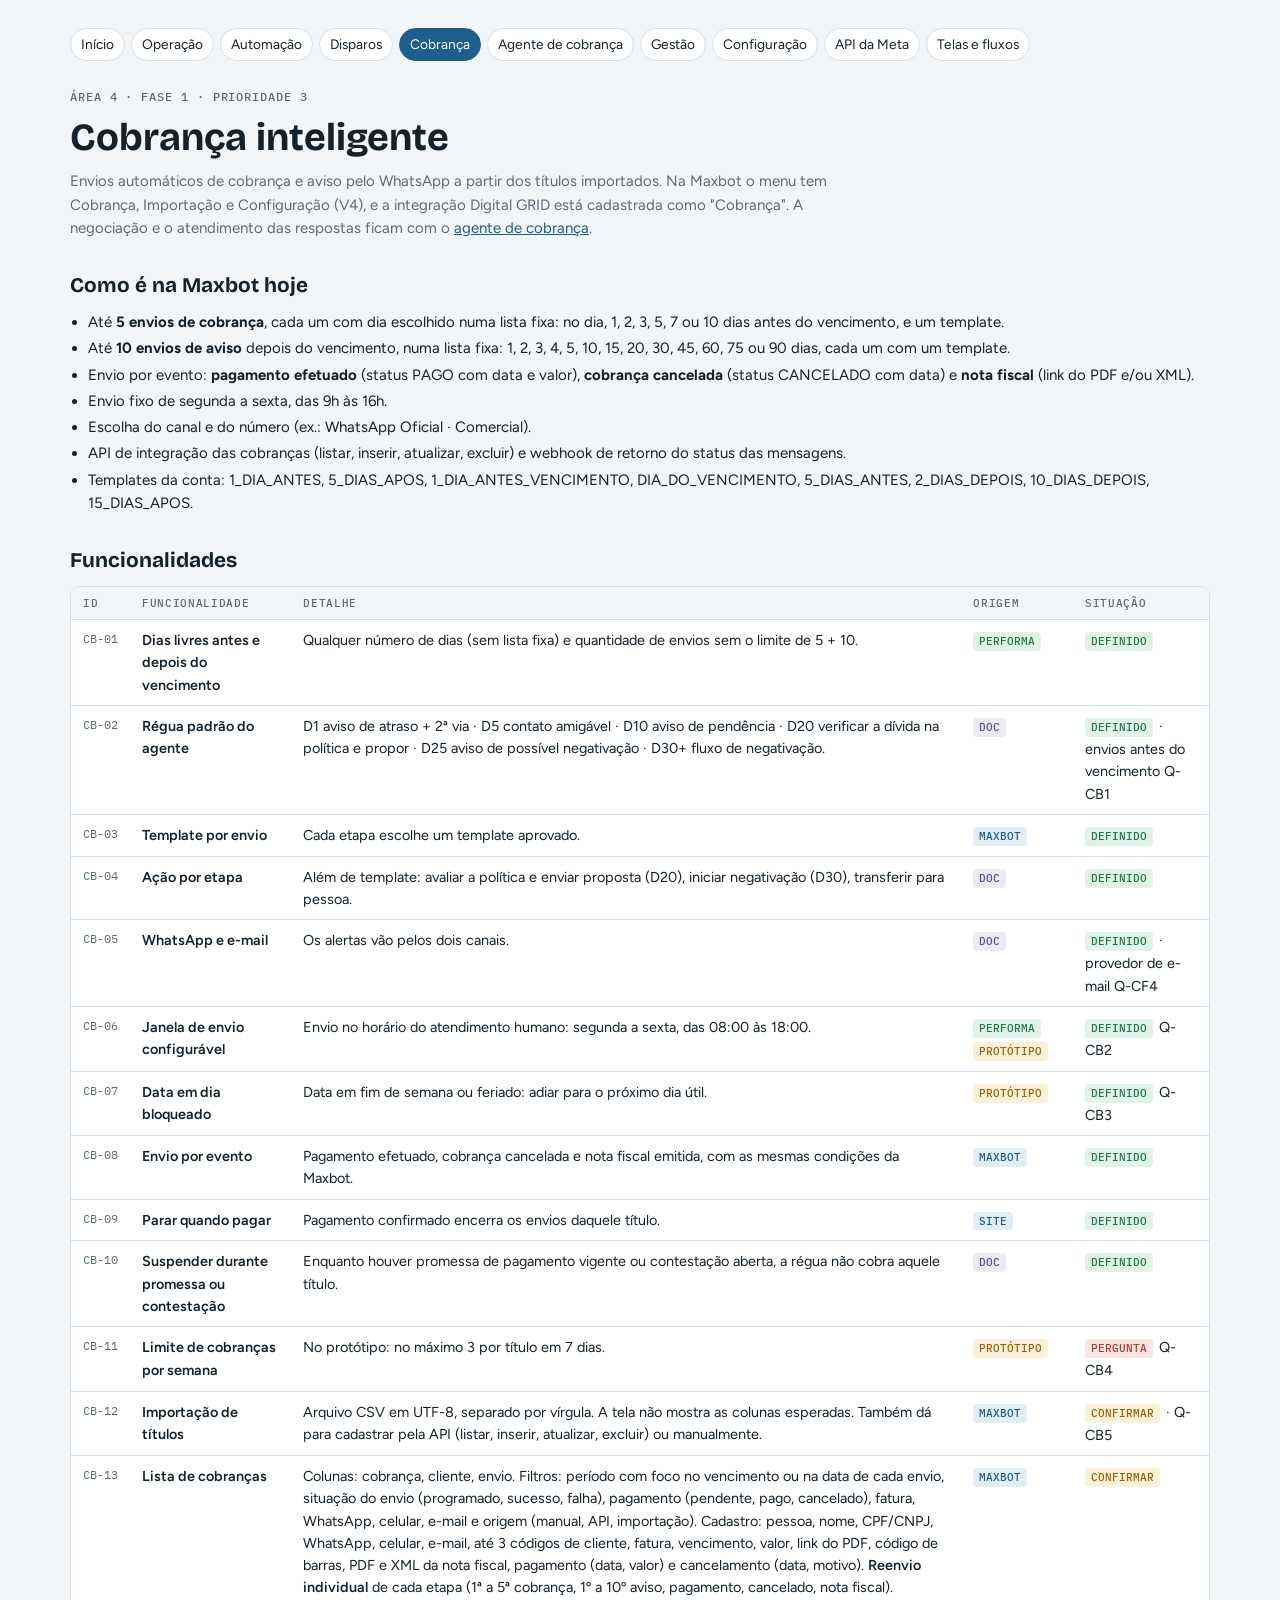
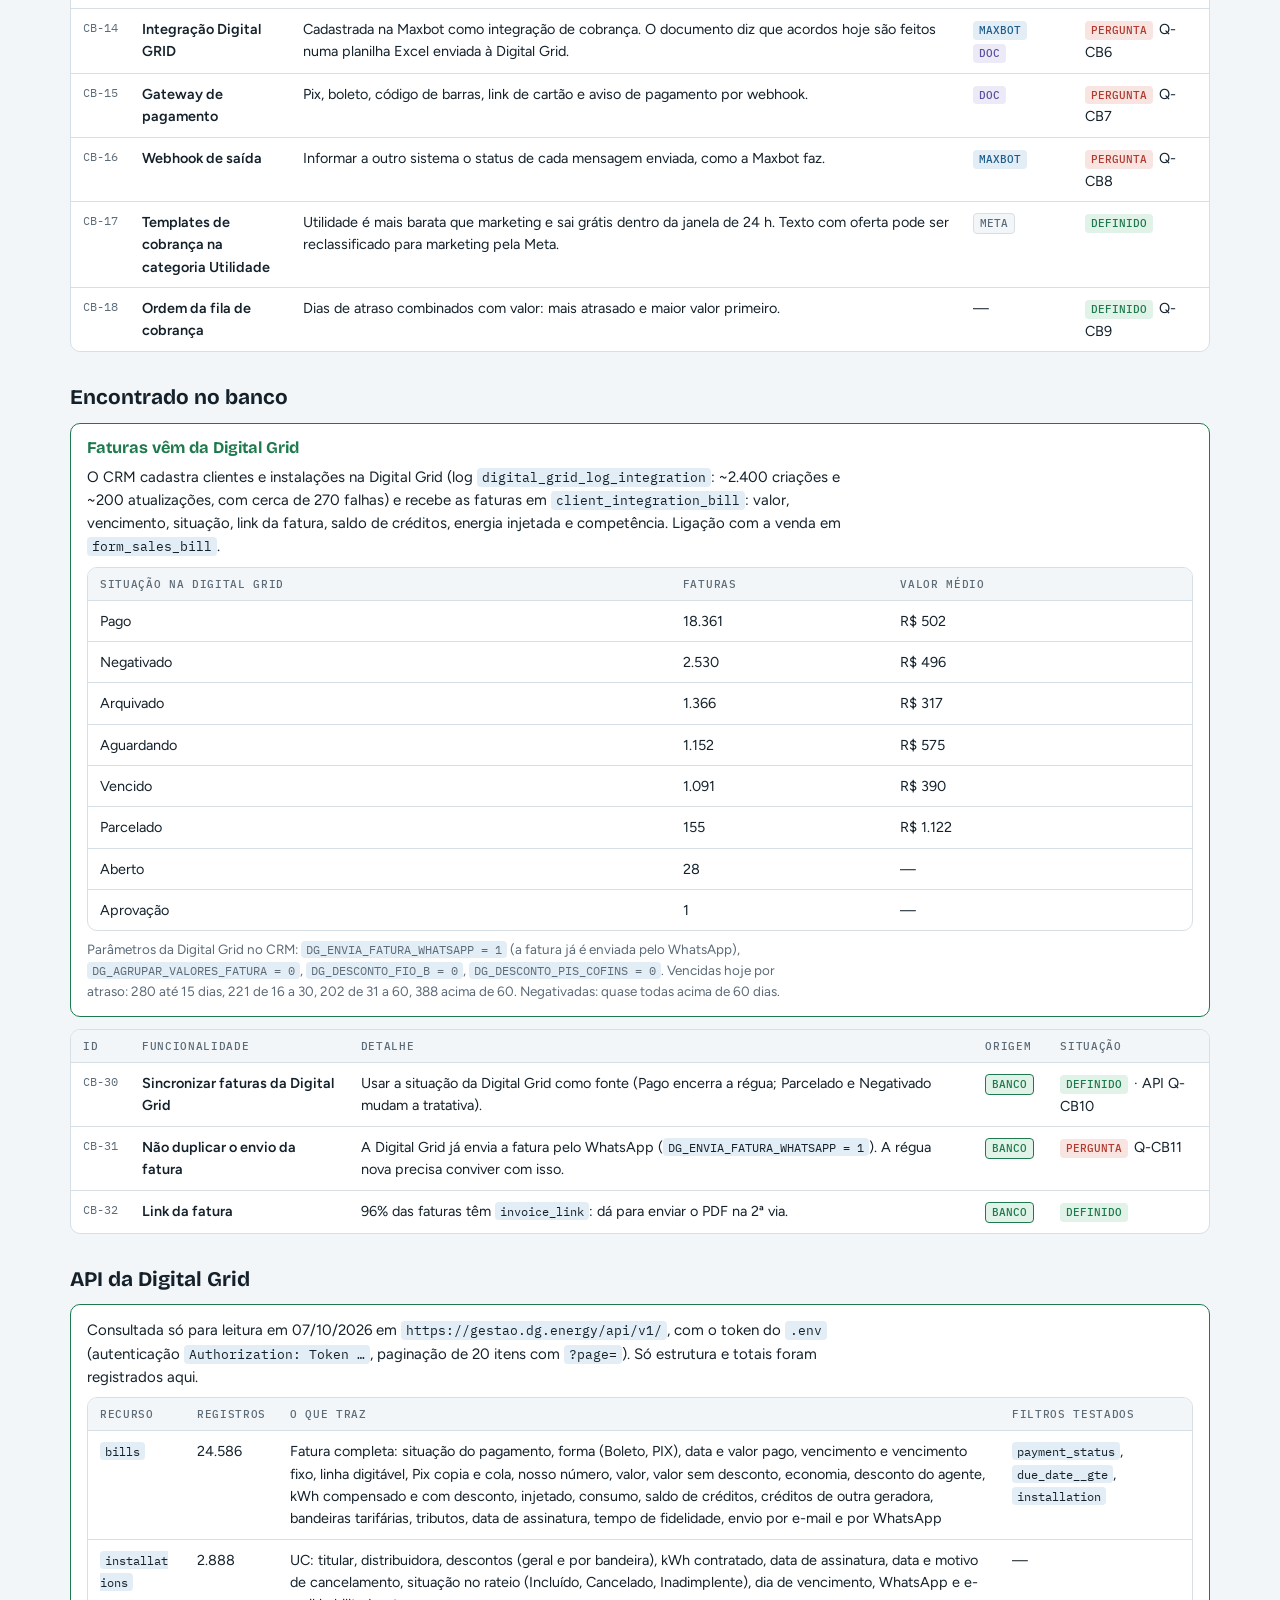
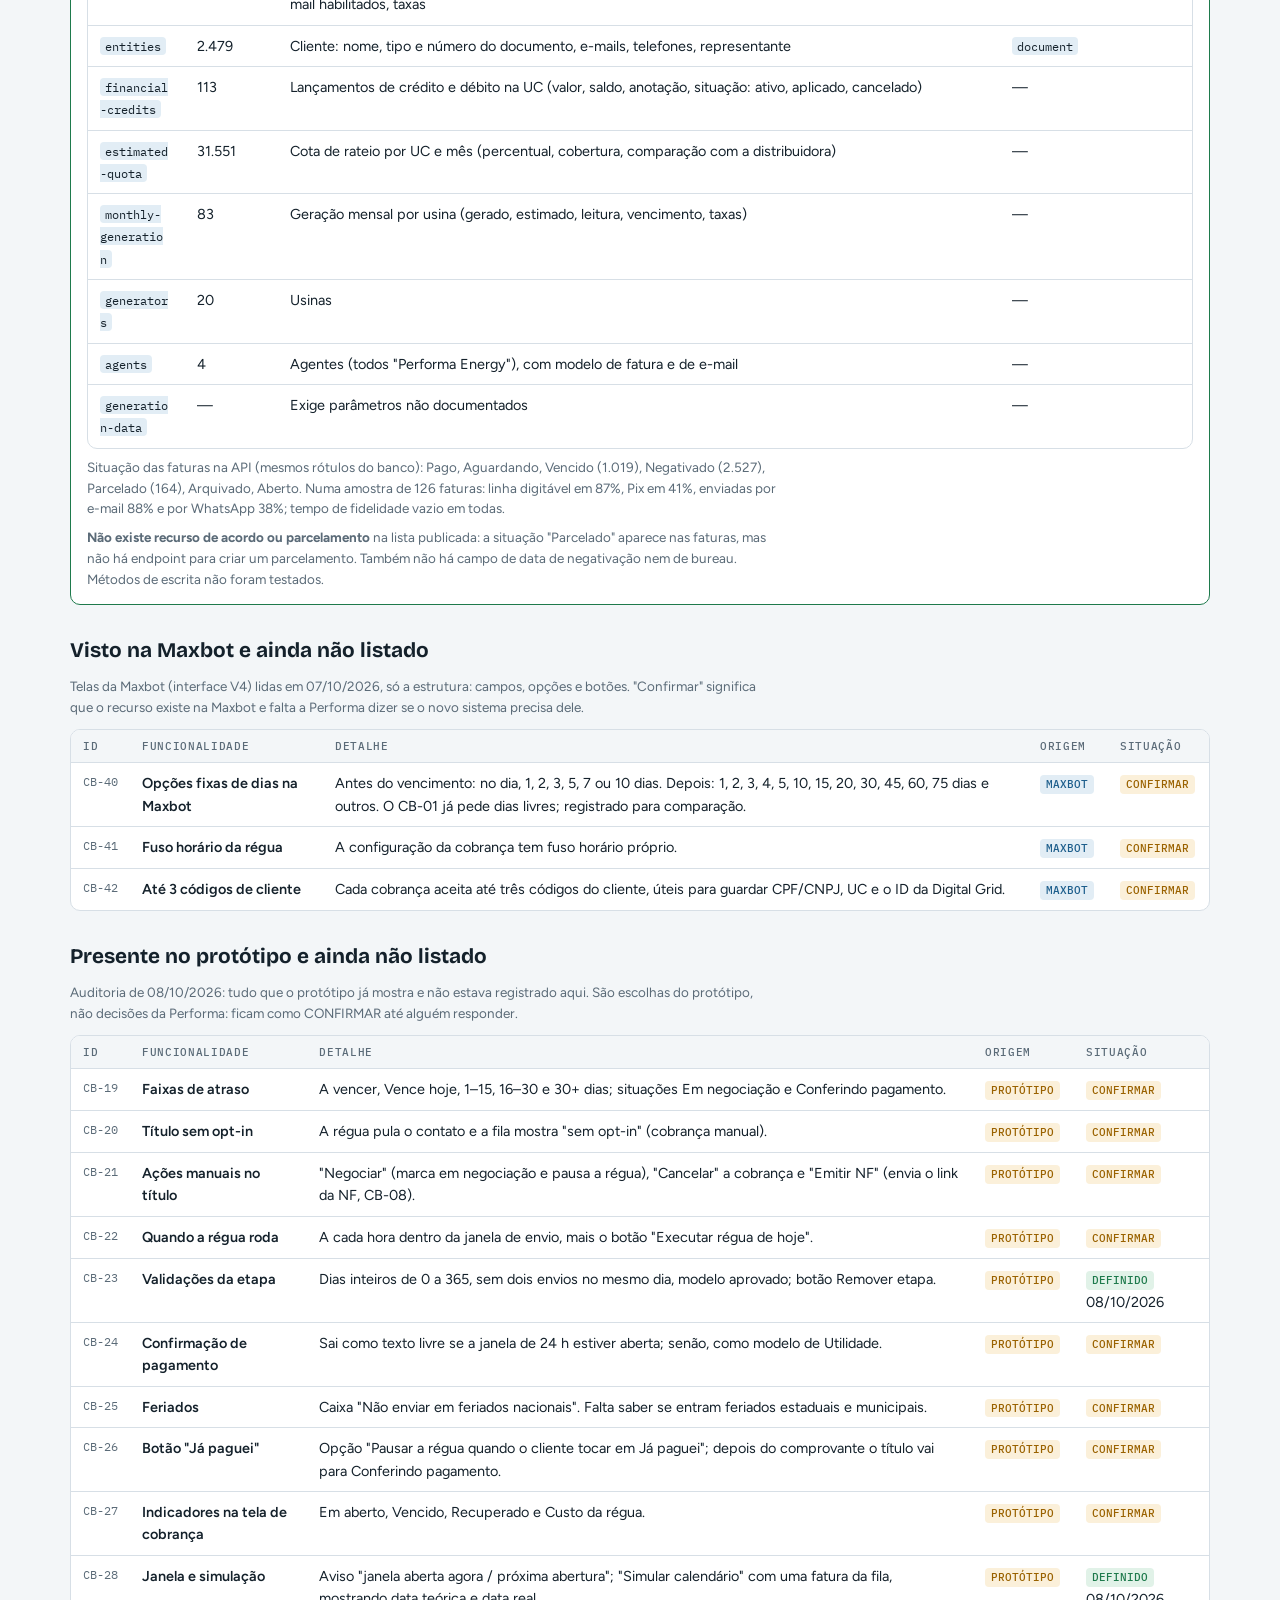
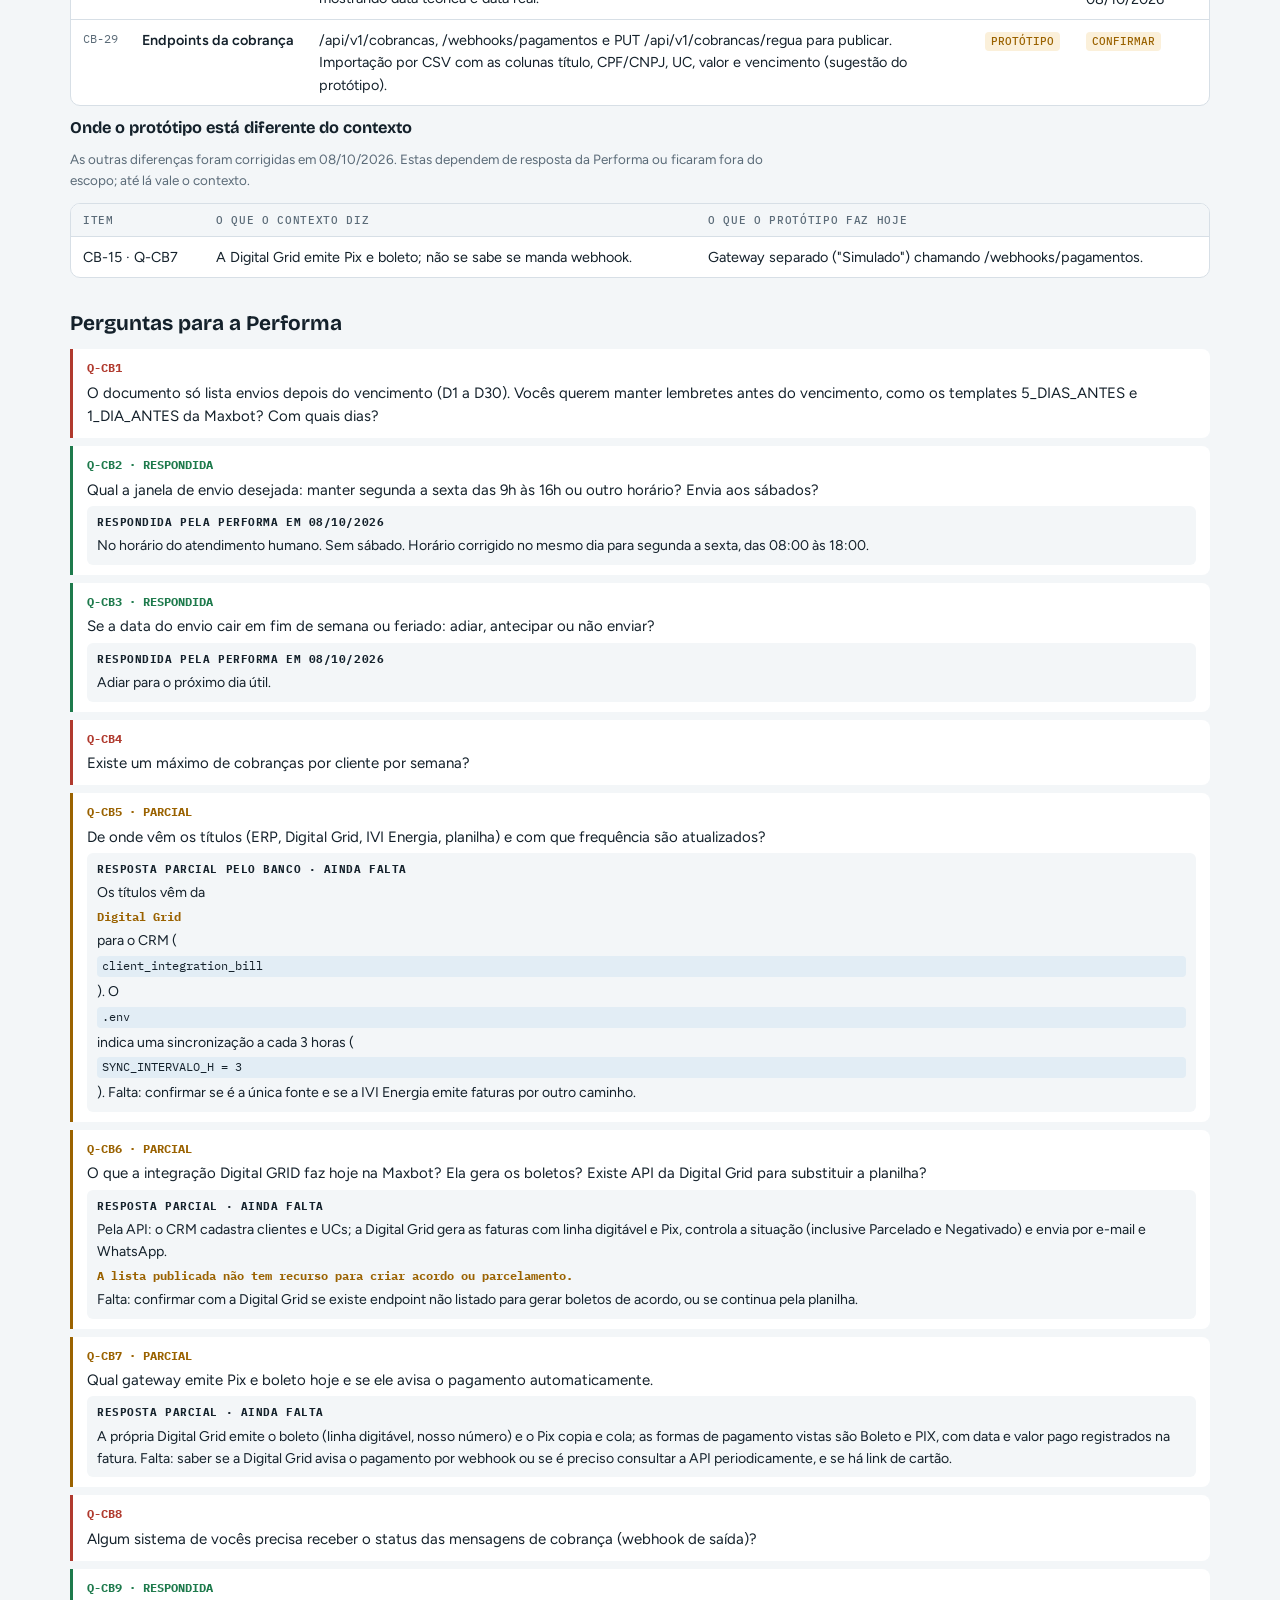
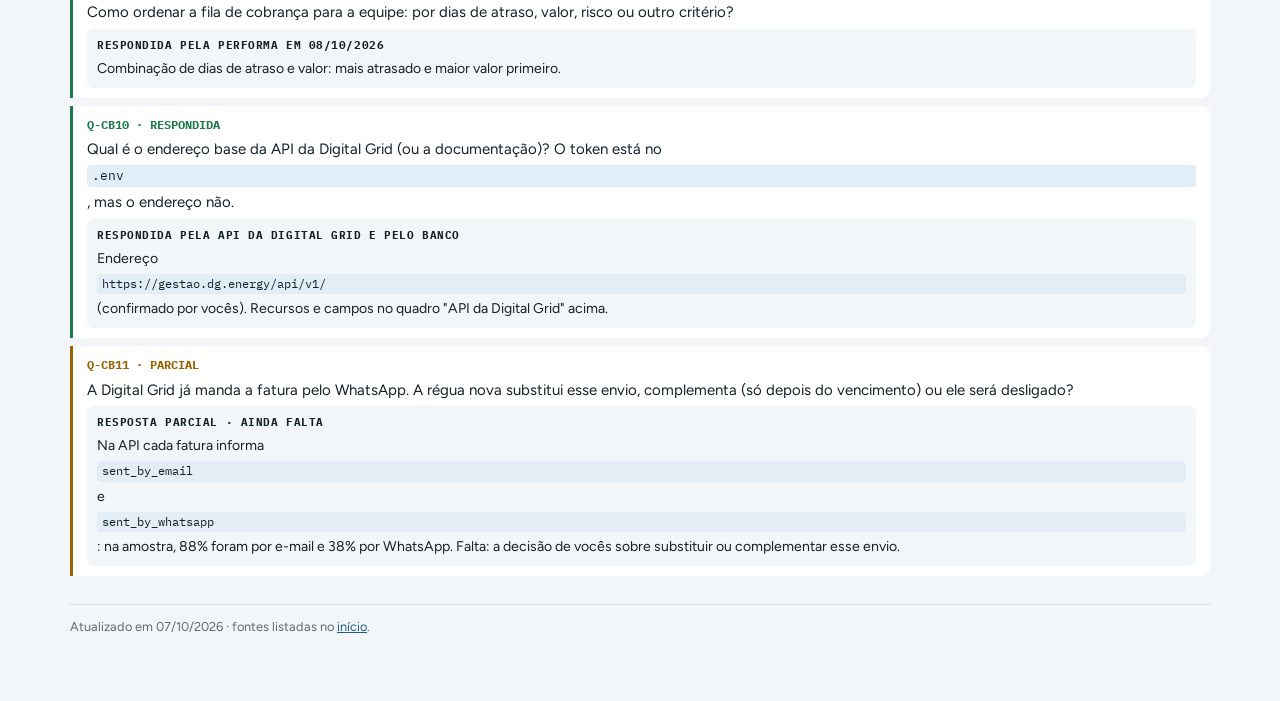
<file: performalog_atendimento/contexto/cobranca.html>
<!doctype html>
<html lang="pt-BR">
<head>
<meta charset="utf-8">
<meta name="viewport" content="width=device-width, initial-scale=1">
<title>Cobrança inteligente · Contexto</title>
<link rel="stylesheet" href="https://fonts.googleapis.com/css2?family=Bricolage+Grotesque:opsz,wght@12..96,600;12..96,700&family=Figtree:wght@400;500;600&family=IBM+Plex+Mono:wght@400;500&display=swap">
<link rel="stylesheet" href="estilo.css">
</head>
<body>
<div class="wrap">
 <nav class="top"><a href="index.html">Início</a><a href="operacao.html">Operação</a><a href="automacao.html">Automação</a><a href="disparos.html">Disparos</a><a href="cobranca.html" aria-current="page">Cobrança</a><a href="agente-cobranca.html">Agente de cobrança</a><a href="gestao.html">Gestão</a><a href="configuracao.html">Configuração</a><a href="api-meta.html">API da Meta</a><a href="telas.html">Telas e fluxos</a></nav>
 <header>
  <span class="eyebrow">Área 4 · fase 1 · prioridade 3</span>
  <h1>Cobrança inteligente</h1>
  <p>Envios automáticos de cobrança e aviso pelo WhatsApp a partir dos títulos importados. Na Maxbot o menu tem Cobrança, Importação e Configuração (V4), e a integração Digital GRID está cadastrada como "Cobrança". A negociação e o atendimento das respostas ficam com o <a href="agente-cobranca.html">agente de cobrança</a>.</p>
 </header>

 <section>
  <h2>Como é na Maxbot hoje</h2>
  <ul class="plain">
   <li>Até <b>5 envios de cobrança</b>, cada um com dia escolhido numa lista fixa: no dia, 1, 2, 3, 5, 7 ou 10 dias antes do vencimento, e um template.</li>
   <li>Até <b>10 envios de aviso</b> depois do vencimento, numa lista fixa: 1, 2, 3, 4, 5, 10, 15, 20, 30, 45, 60, 75 ou 90 dias, cada um com um template.</li>
   <li>Envio por evento: <b>pagamento efetuado</b> (status PAGO com data e valor), <b>cobrança cancelada</b> (status CANCELADO com data) e <b>nota fiscal</b> (link do PDF e/ou XML).</li>
   <li>Envio fixo de segunda a sexta, das 9h às 16h.</li>
   <li>Escolha do canal e do número (ex.: WhatsApp Oficial · Comercial).</li>
   <li>API de integração das cobranças (listar, inserir, atualizar, excluir) e webhook de retorno do status das mensagens.</li>
   <li>Templates da conta: 1_DIA_ANTES, 5_DIAS_APOS, 1_DIA_ANTES_VENCIMENTO, DIA_DO_VENCIMENTO, 5_DIAS_ANTES, 2_DIAS_DEPOIS, 10_DIAS_DEPOIS, 15_DIAS_APOS.</li>
  </ul>
 </section>

 <section>
  <h2>Funcionalidades</h2>
  <div class="tbl"><table><thead><tr><th>ID</th><th>Funcionalidade</th><th>Detalhe</th><th>Origem</th><th>Situação</th></tr></thead><tbody>
   <tr><td class="id">CB-01</td><td><b>Dias livres antes e depois do vencimento</b></td><td>Qualquer número de dias (sem lista fixa) e quantidade de envios sem o limite de 5 + 10.</td><td><i class="o o-perf">PERFORMA</i></td><td><i class="s s-def">DEFINIDO</i></td></tr>
   <tr><td class="id">CB-02</td><td><b>Régua padrão do agente</b></td><td>D1 aviso de atraso + 2ª via · D5 contato amigável · D10 aviso de pendência · D20 verificar a dívida na política e propor · D25 aviso de possível negativação · D30+ fluxo de negativação.</td><td><i class="o o-doc">DOC</i></td><td><i class="s s-def">DEFINIDO</i> · envios antes do vencimento Q-CB1</td></tr>
   <tr><td class="id">CB-03</td><td><b>Template por envio</b></td><td>Cada etapa escolhe um template aprovado.</td><td><i class="o o-max">MAXBOT</i></td><td><i class="s s-def">DEFINIDO</i></td></tr>
   <tr><td class="id">CB-04</td><td><b>Ação por etapa</b></td><td>Além de template: avaliar a política e enviar proposta (D20), iniciar negativação (D30), transferir para pessoa.</td><td><i class="o o-doc">DOC</i></td><td><i class="s s-def">DEFINIDO</i></td></tr>
   <tr><td class="id">CB-05</td><td><b>WhatsApp e e-mail</b></td><td>Os alertas vão pelos dois canais.</td><td><i class="o o-doc">DOC</i></td><td><i class="s s-def">DEFINIDO</i> · provedor de e-mail Q-CF4</td></tr>
   <tr><td class="id">CB-06</td><td><b>Janela de envio configurável</b></td><td>Envio no horário do atendimento humano: segunda a sexta, das 08:00 às 18:00.</td><td><i class="o o-perf">PERFORMA</i><i class="o o-prot">PROTÓTIPO</i></td><td><i class="s s-def">DEFINIDO</i> Q-CB2</td></tr>
   <tr><td class="id">CB-07</td><td><b>Data em dia bloqueado</b></td><td>Data em fim de semana ou feriado: adiar para o próximo dia útil.</td><td><i class="o o-prot">PROTÓTIPO</i></td><td><i class="s s-def">DEFINIDO</i> Q-CB3</td></tr>
   <tr><td class="id">CB-08</td><td><b>Envio por evento</b></td><td>Pagamento efetuado, cobrança cancelada e nota fiscal emitida, com as mesmas condições da Maxbot.</td><td><i class="o o-max">MAXBOT</i></td><td><i class="s s-def">DEFINIDO</i></td></tr>
   <tr><td class="id">CB-09</td><td><b>Parar quando pagar</b></td><td>Pagamento confirmado encerra os envios daquele título.</td><td><i class="o o-site">SITE</i></td><td><i class="s s-def">DEFINIDO</i></td></tr>
   <tr><td class="id">CB-10</td><td><b>Suspender durante promessa ou contestação</b></td><td>Enquanto houver promessa de pagamento vigente ou contestação aberta, a régua não cobra aquele título.</td><td><i class="o o-doc">DOC</i></td><td><i class="s s-def">DEFINIDO</i></td></tr>
   <tr><td class="id">CB-11</td><td><b>Limite de cobranças por semana</b></td><td>No protótipo: no máximo 3 por título em 7 dias.</td><td><i class="o o-prot">PROTÓTIPO</i></td><td><i class="s s-perg">PERGUNTA</i> Q-CB4</td></tr>
   <tr><td class="id">CB-12</td><td><b>Importação de títulos</b></td><td>Arquivo CSV em UTF-8, separado por vírgula. A tela não mostra as colunas esperadas. Também dá para cadastrar pela API (listar, inserir, atualizar, excluir) ou manualmente.</td><td><i class="o o-max">MAXBOT</i></td><td><i class="s s-conf">CONFIRMAR</i> · Q-CB5</td></tr>
   <tr><td class="id">CB-13</td><td><b>Lista de cobranças</b></td><td>Colunas: cobrança, cliente, envio. Filtros: período com foco no vencimento ou na data de cada envio, situação do envio (programado, sucesso, falha), pagamento (pendente, pago, cancelado), fatura, WhatsApp, celular, e-mail e origem (manual, API, importação). Cadastro: pessoa, nome, CPF/CNPJ, WhatsApp, celular, e-mail, até 3 códigos de cliente, fatura, vencimento, valor, link do PDF, código de barras, PDF e XML da nota fiscal, pagamento (data, valor) e cancelamento (data, motivo). <b>Reenvio individual</b> de cada etapa (1ª a 5ª cobrança, 1º a 10º aviso, pagamento, cancelado, nota fiscal).</td><td><i class="o o-max">MAXBOT</i></td><td><i class="s s-conf">CONFIRMAR</i></td></tr>
   <tr><td class="id">CB-14</td><td><b>Integração Digital GRID</b></td><td>Cadastrada na Maxbot como integração de cobrança. O documento diz que acordos hoje são feitos numa planilha Excel enviada à Digital Grid.</td><td><i class="o o-max">MAXBOT</i><i class="o o-doc">DOC</i></td><td><i class="s s-perg">PERGUNTA</i> Q-CB6</td></tr>
   <tr><td class="id">CB-15</td><td><b>Gateway de pagamento</b></td><td>Pix, boleto, código de barras, link de cartão e aviso de pagamento por webhook.</td><td><i class="o o-doc">DOC</i></td><td><i class="s s-perg">PERGUNTA</i> Q-CB7</td></tr>
   <tr><td class="id">CB-16</td><td><b>Webhook de saída</b></td><td>Informar a outro sistema o status de cada mensagem enviada, como a Maxbot faz.</td><td><i class="o o-max">MAXBOT</i></td><td><i class="s s-perg">PERGUNTA</i> Q-CB8</td></tr>
   <tr><td class="id">CB-17</td><td><b>Templates de cobrança na categoria Utilidade</b></td><td>Utilidade é mais barata que marketing e sai grátis dentro da janela de 24 h. Texto com oferta pode ser reclassificado para marketing pela Meta.</td><td><i class="o o-meta">META</i></td><td><i class="s s-def">DEFINIDO</i></td></tr>
   <tr><td class="id">CB-18</td><td><b>Ordem da fila de cobrança</b></td><td>Dias de atraso combinados com valor: mais atrasado e maior valor primeiro.</td><td>—</td><td><i class="s s-def">DEFINIDO</i> Q-CB9</td></tr>
  </tbody></table></div>
 </section>

 <section>
  <h2>Encontrado no banco</h2>
  <div class="db">
   <h3>Faturas vêm da Digital Grid</h3>
   <p>O CRM cadastra clientes e instalações na Digital Grid (log <code>digital_grid_log_integration</code>: ~2.400 criações e ~200 atualizações, com cerca de 270 falhas) e recebe as faturas em <code>client_integration_bill</code>: valor, vencimento, situação, link da fatura, saldo de créditos, energia injetada e competência. Ligação com a venda em <code>form_sales_bill</code>.</p>
   <div class="tbl"><table><thead><tr><th>Situação na Digital Grid</th><th class="r">Faturas</th><th>Valor médio</th></tr></thead><tbody>
    <tr><td>Pago</td><td>18.361</td><td>R$ 502</td></tr><tr><td>Negativado</td><td>2.530</td><td>R$ 496</td></tr><tr><td>Arquivado</td><td>1.366</td><td>R$ 317</td></tr><tr><td>Aguardando</td><td>1.152</td><td>R$ 575</td></tr><tr><td>Vencido</td><td>1.091</td><td>R$ 390</td></tr><tr><td>Parcelado</td><td>155</td><td>R$ 1.122</td></tr><tr><td>Aberto</td><td>28</td><td>—</td></tr><tr><td>Aprovação</td><td>1</td><td>—</td></tr>
   </tbody></table></div>
   <p class="note">Parâmetros da Digital Grid no CRM: <code>DG_ENVIA_FATURA_WHATSAPP = 1</code> (a fatura já é enviada pelo WhatsApp), <code>DG_AGRUPAR_VALORES_FATURA = 0</code>, <code>DG_DESCONTO_FIO_B = 0</code>, <code>DG_DESCONTO_PIS_COFINS = 0</code>. Vencidas hoje por atraso: 280 até 15 dias, 221 de 16 a 30, 202 de 31 a 60, 388 acima de 60. Negativadas: quase todas acima de 60 dias.</p>
  </div>
  <div class="tbl"><table><thead><tr><th>ID</th><th>Funcionalidade</th><th>Detalhe</th><th>Origem</th><th>Situação</th></tr></thead><tbody>
   <tr><td class="id">CB-30</td><td><b>Sincronizar faturas da Digital Grid</b></td><td>Usar a situação da Digital Grid como fonte (Pago encerra a régua; Parcelado e Negativado mudam a tratativa).</td><td><i class="o o-db">BANCO</i></td><td><i class="s s-def">DEFINIDO</i> · API Q-CB10</td></tr>
   <tr><td class="id">CB-31</td><td><b>Não duplicar o envio da fatura</b></td><td>A Digital Grid já envia a fatura pelo WhatsApp (<code>DG_ENVIA_FATURA_WHATSAPP = 1</code>). A régua nova precisa conviver com isso.</td><td><i class="o o-db">BANCO</i></td><td><i class="s s-perg">PERGUNTA</i> Q-CB11</td></tr>
   <tr><td class="id">CB-32</td><td><b>Link da fatura</b></td><td>96% das faturas têm <code>invoice_link</code>: dá para enviar o PDF na 2ª via.</td><td><i class="o o-db">BANCO</i></td><td><i class="s s-def">DEFINIDO</i></td></tr>
  </tbody></table></div>
 </section>

 <section>
  <h2>API da Digital Grid</h2>
  <div class="db">
   <p>Consultada só para leitura em 07/10/2026 em <code>https://gestao.dg.energy/api/v1/</code>, com o token do <code>.env</code> (autenticação <code>Authorization: Token …</code>, paginação de 20 itens com <code>?page=</code>). Só estrutura e totais foram registrados aqui.</p>
   <div class="tbl"><table><thead><tr><th>Recurso</th><th class="r">Registros</th><th>O que traz</th><th>Filtros testados</th></tr></thead><tbody>
    <tr><td><code>bills</code></td><td class="r">24.586</td><td>Fatura completa: situação do pagamento, forma (Boleto, PIX), data e valor pago, vencimento e vencimento fixo, linha digitável, Pix copia e cola, nosso número, valor, valor sem desconto, economia, desconto do agente, kWh compensado e com desconto, injetado, consumo, saldo de créditos, créditos de outra geradora, bandeiras tarifárias, tributos, data de assinatura, tempo de fidelidade, envio por e-mail e por WhatsApp</td><td><code>payment_status</code>, <code>due_date__gte</code>, <code>installation</code></td></tr>
    <tr><td><code>installations</code></td><td class="r">2.888</td><td>UC: titular, distribuidora, descontos (geral e por bandeira), kWh contratado, data de assinatura, data e motivo de cancelamento, situação no rateio (Incluído, Cancelado, Inadimplente), dia de vencimento, WhatsApp e e-mail habilitados, taxas</td><td>—</td></tr>
    <tr><td><code>entities</code></td><td class="r">2.479</td><td>Cliente: nome, tipo e número do documento, e-mails, telefones, representante</td><td><code>document</code></td></tr>
    <tr><td><code>financial-credits</code></td><td class="r">113</td><td>Lançamentos de crédito e débito na UC (valor, saldo, anotação, situação: ativo, aplicado, cancelado)</td><td>—</td></tr>
    <tr><td><code>estimated-quota</code></td><td class="r">31.551</td><td>Cota de rateio por UC e mês (percentual, cobertura, comparação com a distribuidora)</td><td>—</td></tr>
    <tr><td><code>monthly-generation</code></td><td class="r">83</td><td>Geração mensal por usina (gerado, estimado, leitura, vencimento, taxas)</td><td>—</td></tr>
    <tr><td><code>generators</code></td><td class="r">20</td><td>Usinas</td><td>—</td></tr>
    <tr><td><code>agents</code></td><td class="r">4</td><td>Agentes (todos "Performa Energy"), com modelo de fatura e de e-mail</td><td>—</td></tr>
    <tr><td><code>generation-data</code></td><td class="r">—</td><td>Exige parâmetros não documentados</td><td>—</td></tr>
   </tbody></table></div>
   <p class="note">Situação das faturas na API (mesmos rótulos do banco): Pago, Aguardando, Vencido (1.019), Negativado (2.527), Parcelado (164), Arquivado, Aberto. Numa amostra de 126 faturas: linha digitável em 87%, Pix em 41%, enviadas por e-mail 88% e por WhatsApp 38%; tempo de fidelidade vazio em todas.</p>
   <p class="note"><b>Não existe recurso de acordo ou parcelamento</b> na lista publicada: a situação "Parcelado" aparece nas faturas, mas não há endpoint para criar um parcelamento. Também não há campo de data de negativação nem de bureau. Métodos de escrita não foram testados.</p>
  </div>
 </section>

  <section>
  <h2>Visto na Maxbot e ainda não listado</h2>
  <p class="note">Telas da Maxbot (interface V4) lidas em 07/10/2026, só a estrutura: campos, opções e botões. "Confirmar" significa que o recurso existe na Maxbot e falta a Performa dizer se o novo sistema precisa dele.</p>
  <div class="tbl"><table><thead><tr><th>ID</th><th>Funcionalidade</th><th>Detalhe</th><th>Origem</th><th>Situação</th></tr></thead><tbody>
   <tr><td class="id">CB-40</td><td><b>Opções fixas de dias na Maxbot</b></td><td>Antes do vencimento: no dia, 1, 2, 3, 5, 7 ou 10 dias. Depois: 1, 2, 3, 4, 5, 10, 15, 20, 30, 45, 60, 75 dias e outros. O CB-01 já pede dias livres; registrado para comparação.</td><td><i class="o o-max">MAXBOT</i></td><td><i class="s s-conf">CONFIRMAR</i></td></tr>
   <tr><td class="id">CB-41</td><td><b>Fuso horário da régua</b></td><td>A configuração da cobrança tem fuso horário próprio.</td><td><i class="o o-max">MAXBOT</i></td><td><i class="s s-conf">CONFIRMAR</i></td></tr>
   <tr><td class="id">CB-42</td><td><b>Até 3 códigos de cliente</b></td><td>Cada cobrança aceita até três códigos do cliente, úteis para guardar CPF/CNPJ, UC e o ID da Digital Grid.</td><td><i class="o o-max">MAXBOT</i></td><td><i class="s s-conf">CONFIRMAR</i></td></tr>
  </tbody></table></div>
 </section>

 <section>
  <h2>Presente no protótipo e ainda não listado</h2>
  <p class="note">Auditoria de 08/10/2026: tudo que o protótipo já mostra e não estava registrado aqui. São escolhas do protótipo, não decisões da Performa: ficam como CONFIRMAR até alguém responder.</p>
  <div class="tbl"><table><thead><tr><th>ID</th><th>Funcionalidade</th><th>Detalhe</th><th>Origem</th><th>Situação</th></tr></thead><tbody>
   <tr><td class="id">CB-19</td><td><b>Faixas de atraso</b></td><td>A vencer, Vence hoje, 1–15, 16–30 e 30+ dias; situações Em negociação e Conferindo pagamento.</td><td><i class="o o-prot">PROTÓTIPO</i></td><td><i class="s s-conf">CONFIRMAR</i></td></tr>
   <tr><td class="id">CB-20</td><td><b>Título sem opt-in</b></td><td>A régua pula o contato e a fila mostra "sem opt-in" (cobrança manual).</td><td><i class="o o-prot">PROTÓTIPO</i></td><td><i class="s s-conf">CONFIRMAR</i></td></tr>
   <tr><td class="id">CB-21</td><td><b>Ações manuais no título</b></td><td>"Negociar" (marca em negociação e pausa a régua), "Cancelar" a cobrança e "Emitir NF" (envia o link da NF, CB-08).</td><td><i class="o o-prot">PROTÓTIPO</i></td><td><i class="s s-conf">CONFIRMAR</i></td></tr>
   <tr><td class="id">CB-22</td><td><b>Quando a régua roda</b></td><td>A cada hora dentro da janela de envio, mais o botão "Executar régua de hoje".</td><td><i class="o o-prot">PROTÓTIPO</i></td><td><i class="s s-conf">CONFIRMAR</i></td></tr>
   <tr><td class="id">CB-23</td><td><b>Validações da etapa</b></td><td>Dias inteiros de 0 a 365, sem dois envios no mesmo dia, modelo aprovado; botão Remover etapa.</td><td><i class="o o-prot">PROTÓTIPO</i></td><td><i class="s s-def">DEFINIDO</i> 08/10/2026</td></tr>
   <tr><td class="id">CB-24</td><td><b>Confirmação de pagamento</b></td><td>Sai como texto livre se a janela de 24 h estiver aberta; senão, como modelo de Utilidade.</td><td><i class="o o-prot">PROTÓTIPO</i></td><td><i class="s s-conf">CONFIRMAR</i></td></tr>
   <tr><td class="id">CB-25</td><td><b>Feriados</b></td><td>Caixa "Não enviar em feriados nacionais". Falta saber se entram feriados estaduais e municipais.</td><td><i class="o o-prot">PROTÓTIPO</i></td><td><i class="s s-conf">CONFIRMAR</i></td></tr>
   <tr><td class="id">CB-26</td><td><b>Botão "Já paguei"</b></td><td>Opção "Pausar a régua quando o cliente tocar em Já paguei"; depois do comprovante o título vai para Conferindo pagamento.</td><td><i class="o o-prot">PROTÓTIPO</i></td><td><i class="s s-conf">CONFIRMAR</i></td></tr>
   <tr><td class="id">CB-27</td><td><b>Indicadores na tela de cobrança</b></td><td>Em aberto, Vencido, Recuperado e Custo da régua.</td><td><i class="o o-prot">PROTÓTIPO</i></td><td><i class="s s-conf">CONFIRMAR</i></td></tr>
   <tr><td class="id">CB-28</td><td><b>Janela e simulação</b></td><td>Aviso "janela aberta agora / próxima abertura"; "Simular calendário" com uma fatura da fila, mostrando data teórica e data real.</td><td><i class="o o-prot">PROTÓTIPO</i></td><td><i class="s s-def">DEFINIDO</i> 08/10/2026</td></tr>
   <tr><td class="id">CB-29</td><td><b>Endpoints da cobrança</b></td><td>/api/v1/cobrancas, /webhooks/pagamentos e PUT /api/v1/cobrancas/regua para publicar. Importação por CSV com as colunas título, CPF/CNPJ, UC, valor e vencimento (sugestão do protótipo).</td><td><i class="o o-prot">PROTÓTIPO</i></td><td><i class="s s-conf">CONFIRMAR</i></td></tr>
  </tbody></table></div>
  <h3>Onde o protótipo está diferente do contexto</h3>
  <p class="note">As outras diferenças foram corrigidas em 08/10/2026. Estas dependem de resposta da Performa ou ficaram fora do escopo; até lá vale o contexto.</p>
  <div class="tbl"><table><thead><tr><th>Item</th><th>O que o contexto diz</th><th>O que o protótipo faz hoje</th></tr></thead><tbody>
   <tr><td>CB-15 · Q-CB7</td><td>A Digital Grid emite Pix e boleto; não se sabe se manda webhook.</td><td>Gateway separado ("Simulado") chamando /webhooks/pagamentos.</td></tr>
</tbody></table></div>
 </section>

 <section>
  <h2>Perguntas para a Performa</h2>
  <div class="qs">
   <div class="q"><b>Q-CB1</b>O documento só lista envios depois do vencimento (D1 a D30). Vocês querem manter lembretes antes do vencimento, como os templates 5_DIAS_ANTES e 1_DIA_ANTES da Maxbot? Com quais dias?</div>
   <div class="q r"><b>Q-CB2 · RESPONDIDA</b>Qual a janela de envio desejada: manter segunda a sexta das 9h às 16h ou outro horário? Envia aos sábados?<div class="ans"><strong>Respondida pela Performa em 08/10/2026</strong>No horário do atendimento humano. Sem sábado. Horário corrigido no mesmo dia para segunda a sexta, das 08:00 às 18:00.</div></div>
   <div class="q r"><b>Q-CB3 · RESPONDIDA</b>Se a data do envio cair em fim de semana ou feriado: adiar, antecipar ou não enviar?<div class="ans"><strong>Respondida pela Performa em 08/10/2026</strong>Adiar para o próximo dia útil.</div></div>
   <div class="q"><b>Q-CB4</b>Existe um máximo de cobranças por cliente por semana?</div>
   <div class="q p"><b>Q-CB5 · PARCIAL</b>De onde vêm os títulos (ERP, Digital Grid, IVI Energia, planilha) e com que frequência são atualizados?<div class="ans"><strong>Resposta parcial pelo banco · ainda falta</strong>Os títulos vêm da <b>Digital Grid</b> para o CRM (<code>client_integration_bill</code>). O <code>.env</code> indica uma sincronização a cada 3 horas (<code>SYNC_INTERVALO_H = 3</code>). Falta: confirmar se é a única fonte e se a IVI Energia emite faturas por outro caminho.</div></div>
   <div class="q p"><b>Q-CB6 · PARCIAL</b>O que a integração Digital GRID faz hoje na Maxbot? Ela gera os boletos? Existe API da Digital Grid para substituir a planilha?<div class="ans"><strong>Resposta parcial · ainda falta</strong>Pela API: o CRM cadastra clientes e UCs; a Digital Grid gera as faturas com linha digitável e Pix, controla a situação (inclusive Parcelado e Negativado) e envia por e-mail e WhatsApp. <b>A lista publicada não tem recurso para criar acordo ou parcelamento.</b> Falta: confirmar com a Digital Grid se existe endpoint não listado para gerar boletos de acordo, ou se continua pela planilha.</div></div>
   <div class="q p"><b>Q-CB7 · PARCIAL</b>Qual gateway emite Pix e boleto hoje e se ele avisa o pagamento automaticamente.<div class="ans"><strong>Resposta parcial · ainda falta</strong>A própria Digital Grid emite o boleto (linha digitável, nosso número) e o Pix copia e cola; as formas de pagamento vistas são Boleto e PIX, com data e valor pago registrados na fatura. Falta: saber se a Digital Grid avisa o pagamento por webhook ou se é preciso consultar a API periodicamente, e se há link de cartão.</div></div>
   <div class="q"><b>Q-CB8</b>Algum sistema de vocês precisa receber o status das mensagens de cobrança (webhook de saída)?</div>
   <div class="q r"><b>Q-CB9 · RESPONDIDA</b>Como ordenar a fila de cobrança para a equipe: por dias de atraso, valor, risco ou outro critério?<div class="ans"><strong>Respondida pela Performa em 08/10/2026</strong>Combinação de dias de atraso e valor: mais atrasado e maior valor primeiro.</div></div>
   <div class="q r"><b>Q-CB10 · RESPONDIDA</b>Qual é o endereço base da API da Digital Grid (ou a documentação)? O token está no <code>.env</code>, mas o endereço não.<div class="ans"><strong>Respondida pela API da Digital Grid e pelo banco</strong>Endereço <code>https://gestao.dg.energy/api/v1/</code> (confirmado por vocês). Recursos e campos no quadro "API da Digital Grid" acima.</div></div>
   <div class="q p"><b>Q-CB11 · PARCIAL</b>A Digital Grid já manda a fatura pelo WhatsApp. A régua nova substitui esse envio, complementa (só depois do vencimento) ou ele será desligado?<div class="ans"><strong>Resposta parcial · ainda falta</strong>Na API cada fatura informa <code>sent_by_email</code> e <code>sent_by_whatsapp</code>: na amostra, 88% foram por e-mail e 38% por WhatsApp. Falta: a decisão de vocês sobre substituir ou complementar esse envio.</div></div>
  </div>
 </section>
 <footer>Atualizado em 07/10/2026 · fontes listadas no <a href="index.html">início</a>.</footer>
</div>
</body>
</html>
</file>
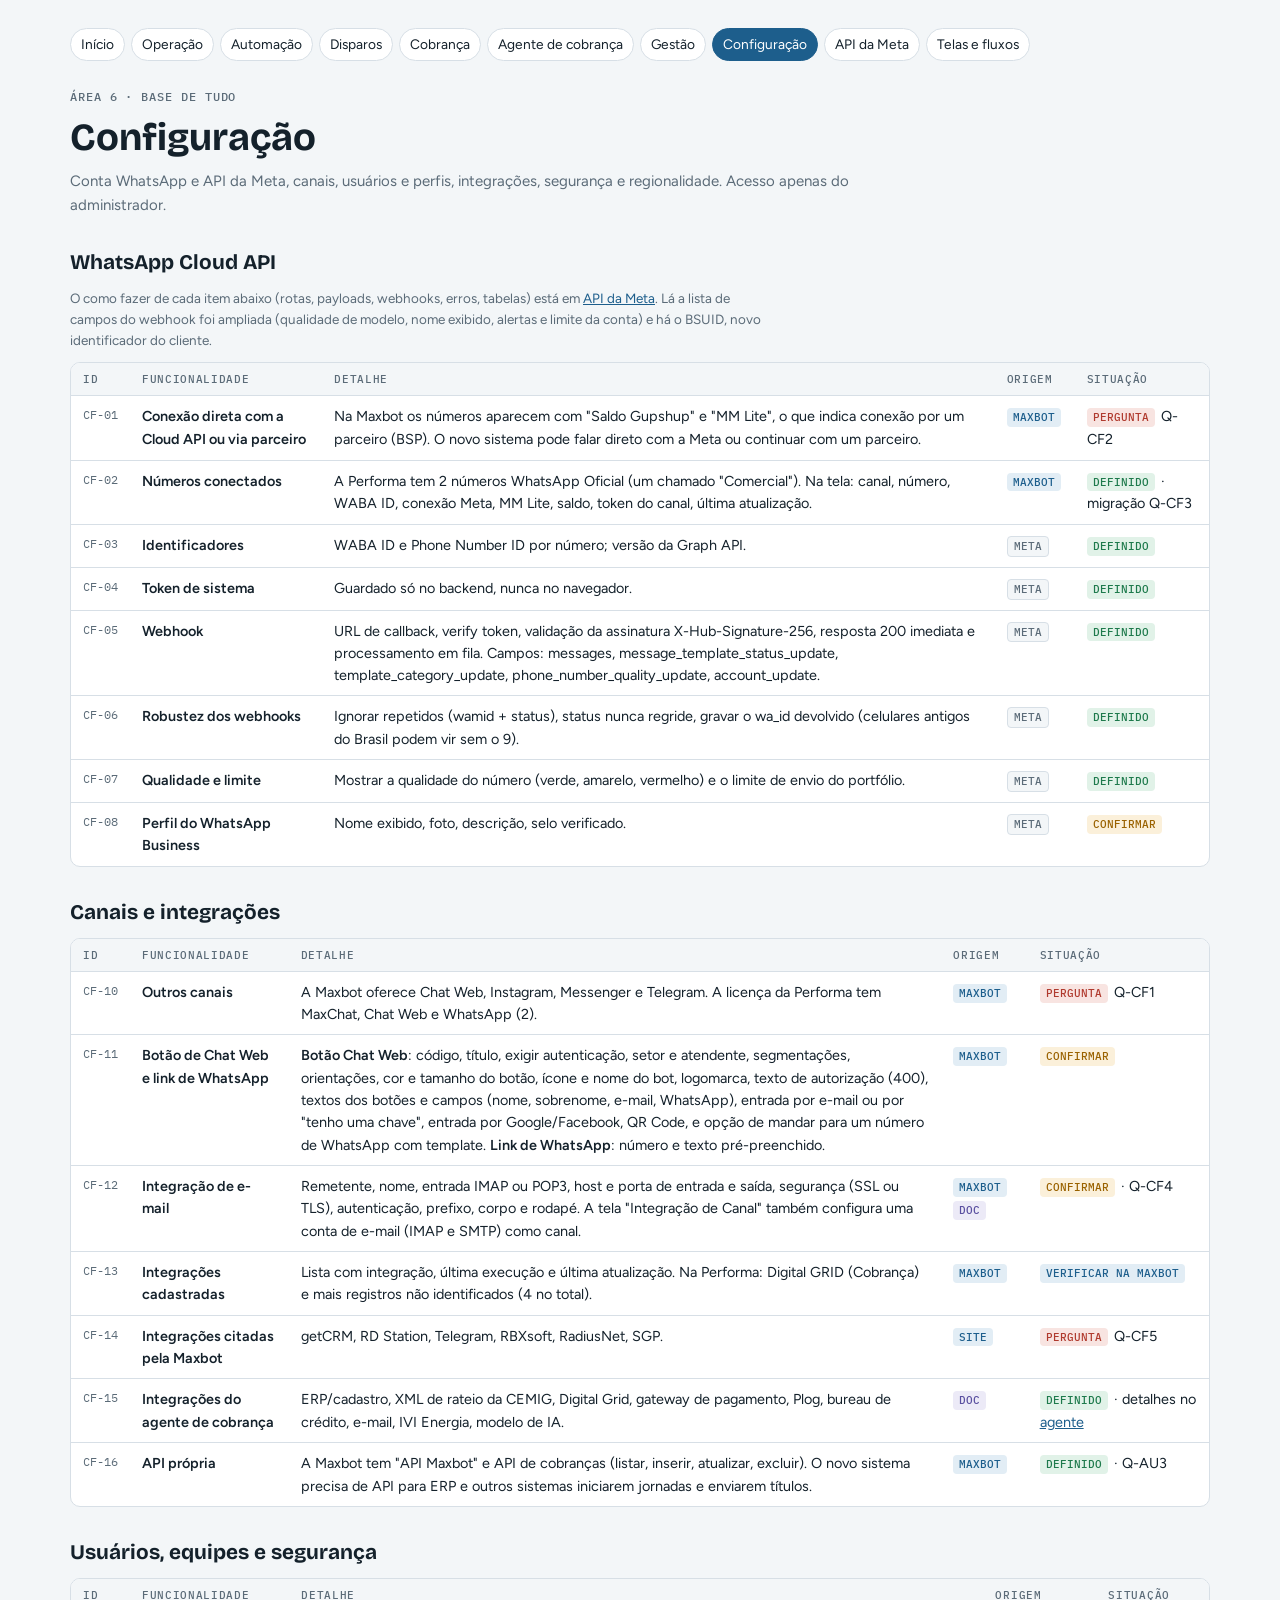
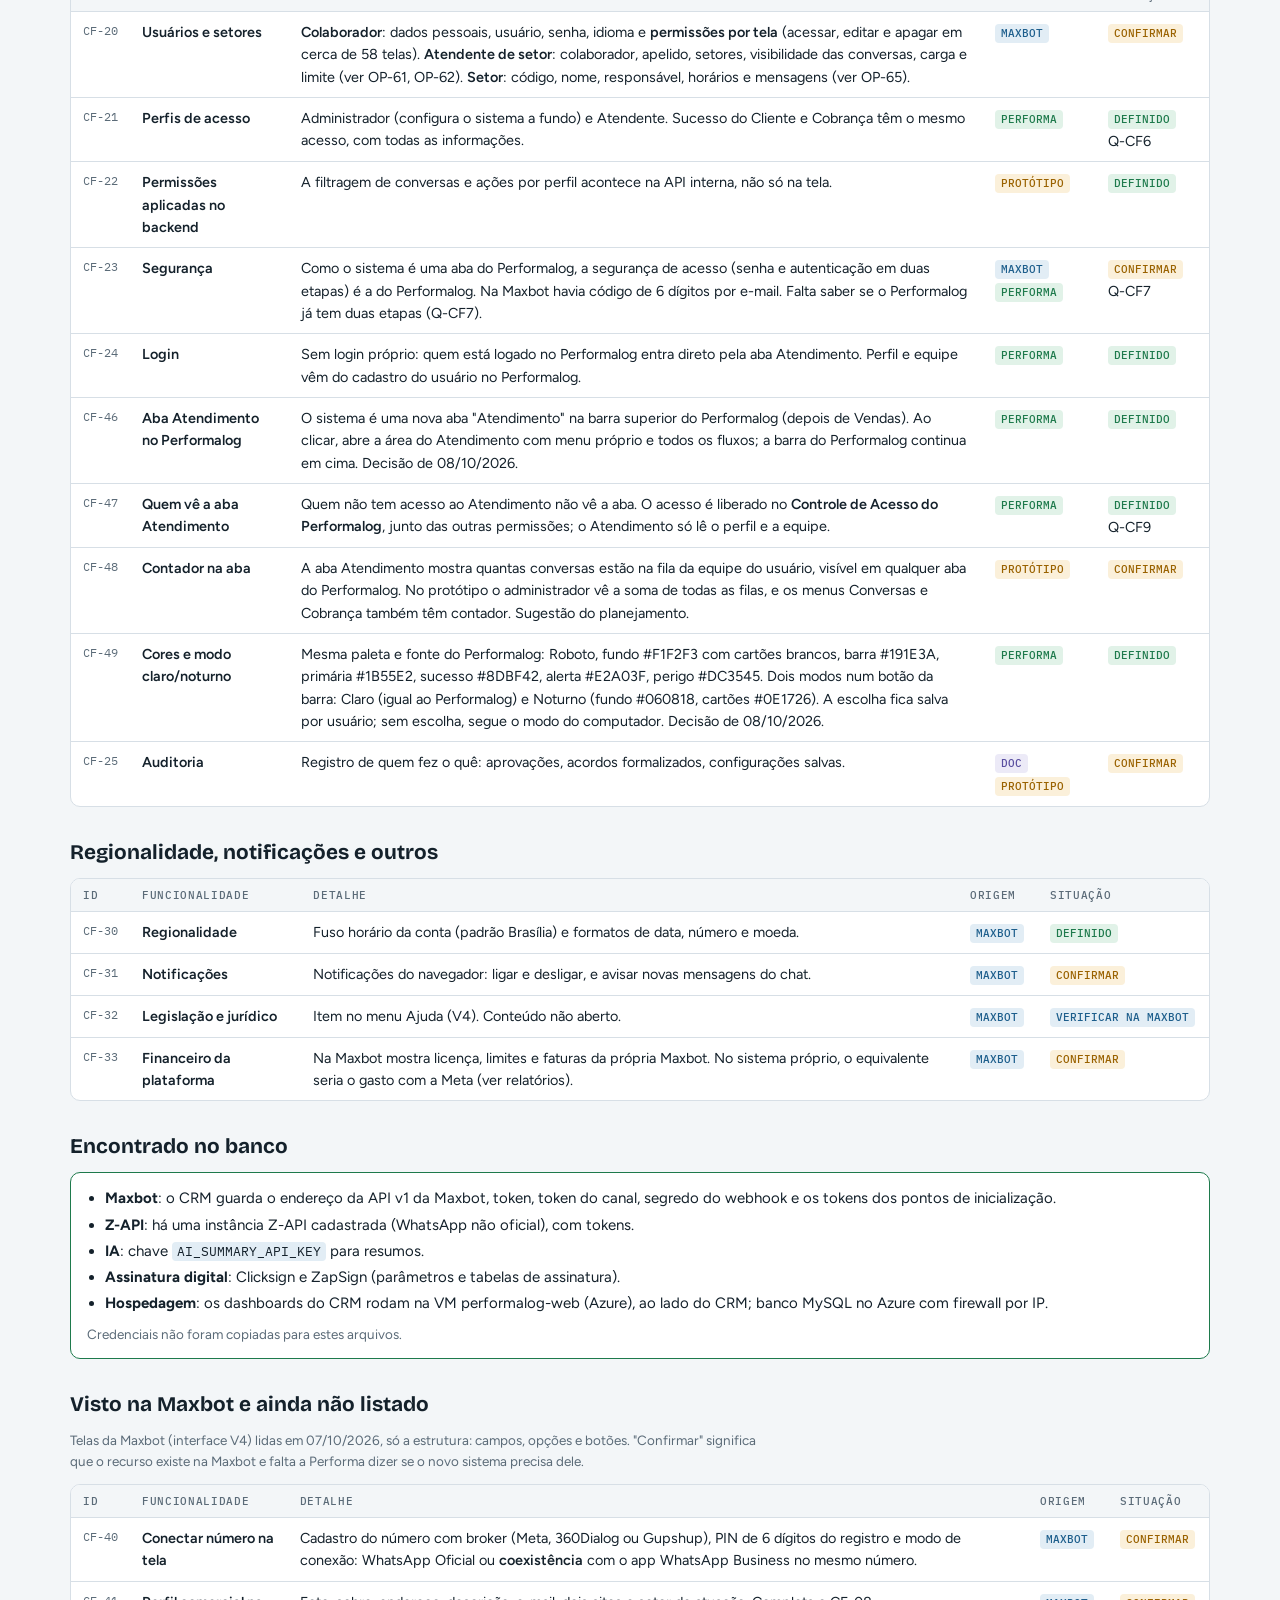
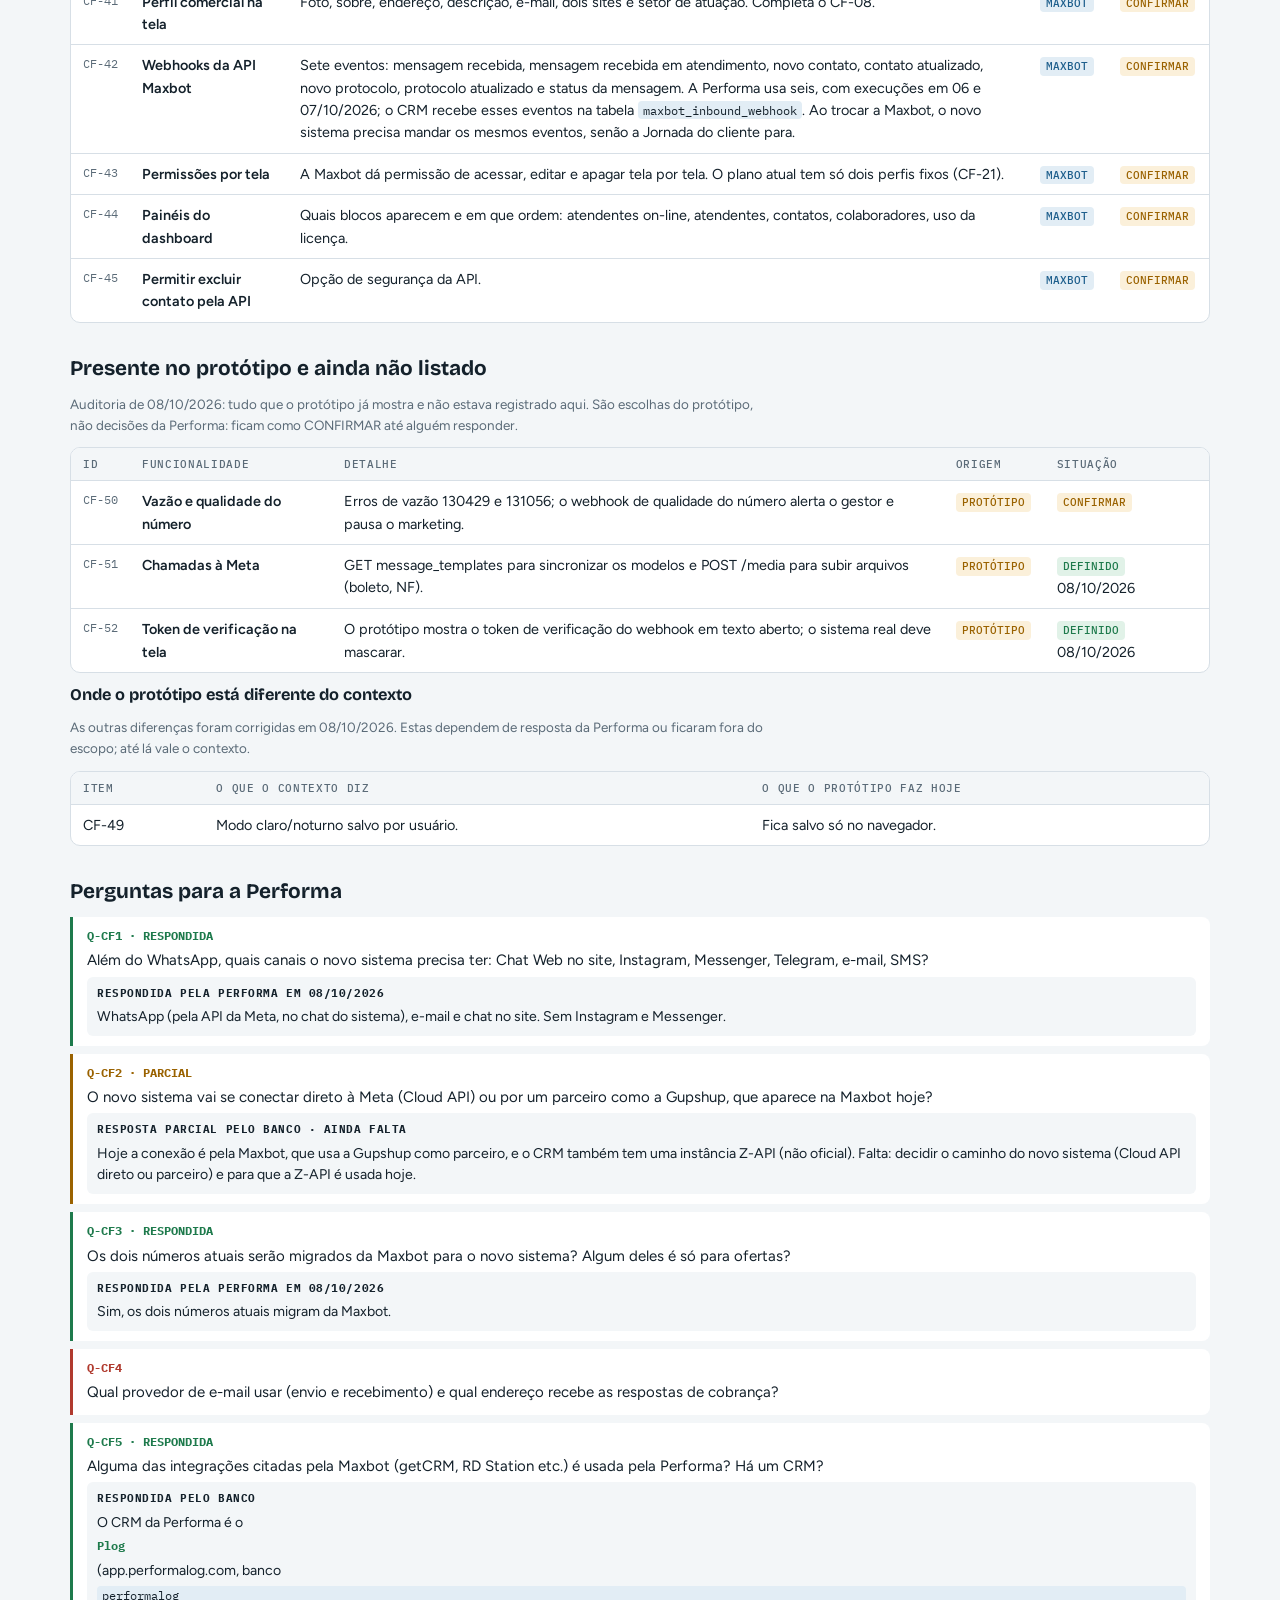
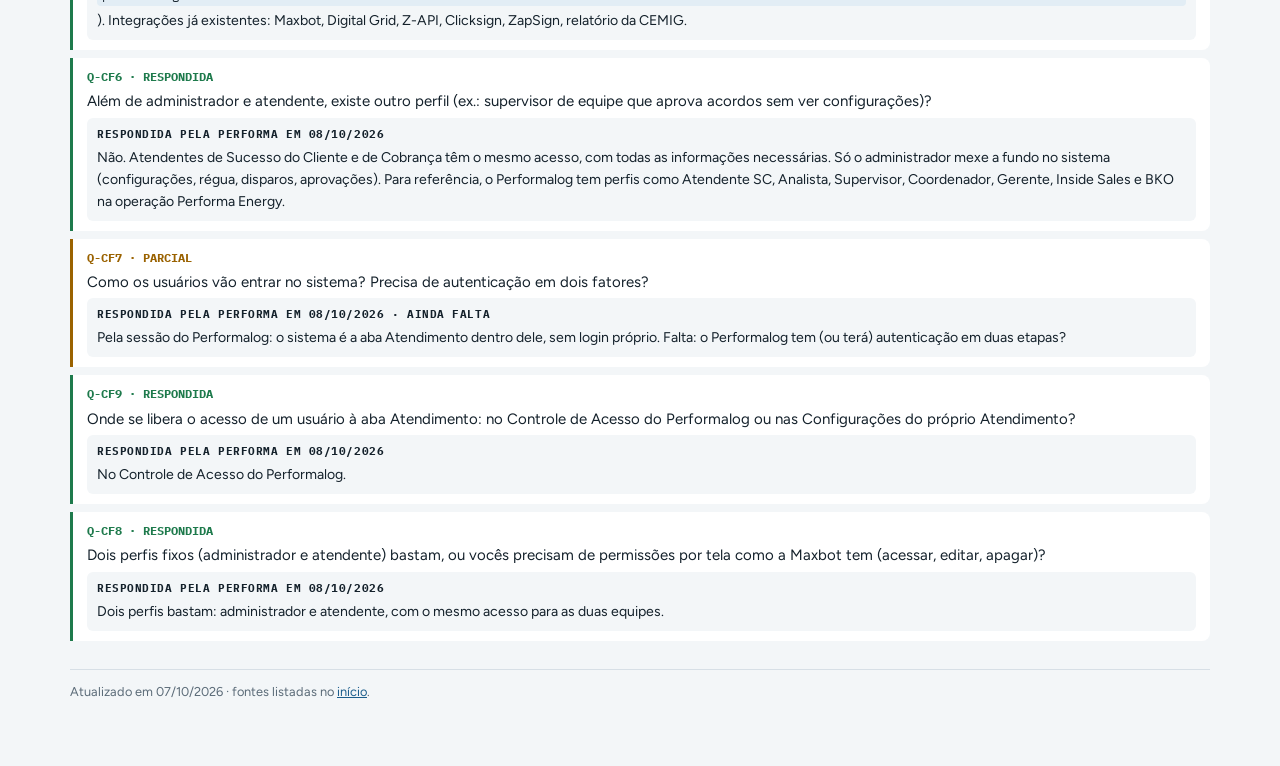
<file: performalog_atendimento/contexto/configuracao.html>
<!doctype html>
<html lang="pt-BR">
<head>
<meta charset="utf-8">
<meta name="viewport" content="width=device-width, initial-scale=1">
<title>Configuração · Contexto</title>
<link rel="stylesheet" href="https://fonts.googleapis.com/css2?family=Bricolage+Grotesque:opsz,wght@12..96,600;12..96,700&family=Figtree:wght@400;500;600&family=IBM+Plex+Mono:wght@400;500&display=swap">
<link rel="stylesheet" href="estilo.css">
</head>
<body>
<div class="wrap">
 <nav class="top"><a href="index.html">Início</a><a href="operacao.html">Operação</a><a href="automacao.html">Automação</a><a href="disparos.html">Disparos</a><a href="cobranca.html">Cobrança</a><a href="agente-cobranca.html">Agente de cobrança</a><a href="gestao.html">Gestão</a><a href="configuracao.html" aria-current="page">Configuração</a><a href="api-meta.html">API da Meta</a><a href="telas.html">Telas e fluxos</a></nav>
 <header>
  <span class="eyebrow">Área 6 · base de tudo</span>
  <h1>Configuração</h1>
  <p>Conta WhatsApp e API da Meta, canais, usuários e perfis, integrações, segurança e regionalidade. Acesso apenas do administrador.</p>
 </header>

 <section>
  <h2>WhatsApp Cloud API</h2>
  <p class="note">O como fazer de cada item abaixo (rotas, payloads, webhooks, erros, tabelas) está em <a href="api-meta.html">API da Meta</a>. Lá a lista de campos do webhook foi ampliada (qualidade de modelo, nome exibido, alertas e limite da conta) e há o BSUID, novo identificador do cliente.</p>
  <div class="tbl"><table><thead><tr><th>ID</th><th>Funcionalidade</th><th>Detalhe</th><th>Origem</th><th>Situação</th></tr></thead><tbody>
   <tr><td class="id">CF-01</td><td><b>Conexão direta com a Cloud API ou via parceiro</b></td><td>Na Maxbot os números aparecem com "Saldo Gupshup" e "MM Lite", o que indica conexão por um parceiro (BSP). O novo sistema pode falar direto com a Meta ou continuar com um parceiro.</td><td><i class="o o-max">MAXBOT</i></td><td><i class="s s-perg">PERGUNTA</i> Q-CF2</td></tr>
   <tr><td class="id">CF-02</td><td><b>Números conectados</b></td><td>A Performa tem 2 números WhatsApp Oficial (um chamado "Comercial"). Na tela: canal, número, WABA ID, conexão Meta, MM Lite, saldo, token do canal, última atualização.</td><td><i class="o o-max">MAXBOT</i></td><td><i class="s s-def">DEFINIDO</i> · migração Q-CF3</td></tr>
   <tr><td class="id">CF-03</td><td><b>Identificadores</b></td><td>WABA ID e Phone Number ID por número; versão da Graph API.</td><td><i class="o o-meta">META</i></td><td><i class="s s-def">DEFINIDO</i></td></tr>
   <tr><td class="id">CF-04</td><td><b>Token de sistema</b></td><td>Guardado só no backend, nunca no navegador.</td><td><i class="o o-meta">META</i></td><td><i class="s s-def">DEFINIDO</i></td></tr>
   <tr><td class="id">CF-05</td><td><b>Webhook</b></td><td>URL de callback, verify token, validação da assinatura X-Hub-Signature-256, resposta 200 imediata e processamento em fila. Campos: messages, message_template_status_update, template_category_update, phone_number_quality_update, account_update.</td><td><i class="o o-meta">META</i></td><td><i class="s s-def">DEFINIDO</i></td></tr>
   <tr><td class="id">CF-06</td><td><b>Robustez dos webhooks</b></td><td>Ignorar repetidos (wamid + status), status nunca regride, gravar o wa_id devolvido (celulares antigos do Brasil podem vir sem o 9).</td><td><i class="o o-meta">META</i></td><td><i class="s s-def">DEFINIDO</i></td></tr>
   <tr><td class="id">CF-07</td><td><b>Qualidade e limite</b></td><td>Mostrar a qualidade do número (verde, amarelo, vermelho) e o limite de envio do portfólio.</td><td><i class="o o-meta">META</i></td><td><i class="s s-def">DEFINIDO</i></td></tr>
   <tr><td class="id">CF-08</td><td><b>Perfil do WhatsApp Business</b></td><td>Nome exibido, foto, descrição, selo verificado.</td><td><i class="o o-meta">META</i></td><td><i class="s s-conf">CONFIRMAR</i></td></tr>
  </tbody></table></div>
 </section>

 <section>
  <h2>Canais e integrações</h2>
  <div class="tbl"><table><thead><tr><th>ID</th><th>Funcionalidade</th><th>Detalhe</th><th>Origem</th><th>Situação</th></tr></thead><tbody>
   <tr><td class="id">CF-10</td><td><b>Outros canais</b></td><td>A Maxbot oferece Chat Web, Instagram, Messenger e Telegram. A licença da Performa tem MaxChat, Chat Web e WhatsApp (2).</td><td><i class="o o-max">MAXBOT</i></td><td><i class="s s-perg">PERGUNTA</i> Q-CF1</td></tr>
   <tr><td class="id">CF-11</td><td><b>Botão de Chat Web e link de WhatsApp</b></td><td><b>Botão Chat Web</b>: código, título, exigir autenticação, setor e atendente, segmentações, orientações, cor e tamanho do botão, ícone e nome do bot, logomarca, texto de autorização (400), textos dos botões e campos (nome, sobrenome, e-mail, WhatsApp), entrada por e-mail ou por "tenho uma chave", entrada por Google/Facebook, QR Code, e opção de mandar para um número de WhatsApp com template. <b>Link de WhatsApp</b>: número e texto pré-preenchido.</td><td><i class="o o-max">MAXBOT</i></td><td><i class="s s-conf">CONFIRMAR</i></td></tr>
   <tr><td class="id">CF-12</td><td><b>Integração de e-mail</b></td><td>Remetente, nome, entrada IMAP ou POP3, host e porta de entrada e saída, segurança (SSL ou TLS), autenticação, prefixo, corpo e rodapé. A tela "Integração de Canal" também configura uma conta de e-mail (IMAP e SMTP) como canal.</td><td><i class="o o-max">MAXBOT</i><i class="o o-doc">DOC</i></td><td><i class="s s-conf">CONFIRMAR</i> · Q-CF4</td></tr>
   <tr><td class="id">CF-13</td><td><b>Integrações cadastradas</b></td><td>Lista com integração, última execução e última atualização. Na Performa: Digital GRID (Cobrança) e mais registros não identificados (4 no total).</td><td><i class="o o-max">MAXBOT</i></td><td><i class="s s-ver">VERIFICAR NA MAXBOT</i></td></tr>
   <tr><td class="id">CF-14</td><td><b>Integrações citadas pela Maxbot</b></td><td>getCRM, RD Station, Telegram, RBXsoft, RadiusNet, SGP.</td><td><i class="o o-site">SITE</i></td><td><i class="s s-perg">PERGUNTA</i> Q-CF5</td></tr>
   <tr><td class="id">CF-15</td><td><b>Integrações do agente de cobrança</b></td><td>ERP/cadastro, XML de rateio da CEMIG, Digital Grid, gateway de pagamento, Plog, bureau de crédito, e-mail, IVI Energia, modelo de IA.</td><td><i class="o o-doc">DOC</i></td><td><i class="s s-def">DEFINIDO</i> · detalhes no <a href="agente-cobranca.html">agente</a></td></tr>
   <tr><td class="id">CF-16</td><td><b>API própria</b></td><td>A Maxbot tem "API Maxbot" e API de cobranças (listar, inserir, atualizar, excluir). O novo sistema precisa de API para ERP e outros sistemas iniciarem jornadas e enviarem títulos.</td><td><i class="o o-max">MAXBOT</i></td><td><i class="s s-def">DEFINIDO</i> · Q-AU3</td></tr>
  </tbody></table></div>
 </section>

 <section>
  <h2>Usuários, equipes e segurança</h2>
  <div class="tbl"><table><thead><tr><th>ID</th><th>Funcionalidade</th><th>Detalhe</th><th>Origem</th><th>Situação</th></tr></thead><tbody>
   <tr><td class="id">CF-20</td><td><b>Usuários e setores</b></td><td><b>Colaborador</b>: dados pessoais, usuário, senha, idioma e <b>permissões por tela</b> (acessar, editar e apagar em cerca de 58 telas). <b>Atendente de setor</b>: colaborador, apelido, setores, visibilidade das conversas, carga e limite (ver OP-61, OP-62). <b>Setor</b>: código, nome, responsável, horários e mensagens (ver OP-65).</td><td><i class="o o-max">MAXBOT</i></td><td><i class="s s-conf">CONFIRMAR</i></td></tr>
   <tr><td class="id">CF-21</td><td><b>Perfis de acesso</b></td><td>Administrador (configura o sistema a fundo) e Atendente. Sucesso do Cliente e Cobrança têm o mesmo acesso, com todas as informações.</td><td><i class="o o-perf">PERFORMA</i></td><td><i class="s s-def">DEFINIDO</i> Q-CF6</td></tr>
   <tr><td class="id">CF-22</td><td><b>Permissões aplicadas no backend</b></td><td>A filtragem de conversas e ações por perfil acontece na API interna, não só na tela.</td><td><i class="o o-prot">PROTÓTIPO</i></td><td><i class="s s-def">DEFINIDO</i></td></tr>
   <tr><td class="id">CF-23</td><td><b>Segurança</b></td><td>Como o sistema é uma aba do Performalog, a segurança de acesso (senha e autenticação em duas etapas) é a do Performalog. Na Maxbot havia código de 6 dígitos por e-mail. Falta saber se o Performalog já tem duas etapas (Q-CF7).</td><td><i class="o o-max">MAXBOT</i><i class="o o-perf">PERFORMA</i></td><td><i class="s s-conf">CONFIRMAR</i> Q-CF7</td></tr>
   <tr><td class="id">CF-24</td><td><b>Login</b></td><td>Sem login próprio: quem está logado no Performalog entra direto pela aba Atendimento. Perfil e equipe vêm do cadastro do usuário no Performalog.</td><td><i class="o o-perf">PERFORMA</i></td><td><i class="s s-def">DEFINIDO</i></td></tr>
   <tr><td class="id">CF-46</td><td><b>Aba Atendimento no Performalog</b></td><td>O sistema é uma nova aba "Atendimento" na barra superior do Performalog (depois de Vendas). Ao clicar, abre a área do Atendimento com menu próprio e todos os fluxos; a barra do Performalog continua em cima. Decisão de 08/10/2026.</td><td><i class="o o-perf">PERFORMA</i></td><td><i class="s s-def">DEFINIDO</i></td></tr>
   <tr><td class="id">CF-47</td><td><b>Quem vê a aba Atendimento</b></td><td>Quem não tem acesso ao Atendimento não vê a aba. O acesso é liberado no <b>Controle de Acesso do Performalog</b>, junto das outras permissões; o Atendimento só lê o perfil e a equipe.</td><td><i class="o o-perf">PERFORMA</i></td><td><i class="s s-def">DEFINIDO</i> Q-CF9</td></tr>
   <tr><td class="id">CF-48</td><td><b>Contador na aba</b></td><td>A aba Atendimento mostra quantas conversas estão na fila da equipe do usuário, visível em qualquer aba do Performalog. No protótipo o administrador vê a soma de todas as filas, e os menus Conversas e Cobrança também têm contador. Sugestão do planejamento.</td><td><i class="o o-prot">PROTÓTIPO</i></td><td><i class="s s-conf">CONFIRMAR</i></td></tr>
   <tr><td class="id">CF-49</td><td><b>Cores e modo claro/noturno</b></td><td>Mesma paleta e fonte do Performalog: Roboto, fundo #F1F2F3 com cartões brancos, barra #191E3A, primária #1B55E2, sucesso #8DBF42, alerta #E2A03F, perigo #DC3545. Dois modos num botão da barra: Claro (igual ao Performalog) e Noturno (fundo #060818, cartões #0E1726). A escolha fica salva por usuário; sem escolha, segue o modo do computador. Decisão de 08/10/2026.</td><td><i class="o o-perf">PERFORMA</i></td><td><i class="s s-def">DEFINIDO</i></td></tr>
   <tr><td class="id">CF-25</td><td><b>Auditoria</b></td><td>Registro de quem fez o quê: aprovações, acordos formalizados, configurações salvas.</td><td><i class="o o-doc">DOC</i><i class="o o-prot">PROTÓTIPO</i></td><td><i class="s s-conf">CONFIRMAR</i></td></tr>
  </tbody></table></div>
 </section>

 <section>
  <h2>Regionalidade, notificações e outros</h2>
  <div class="tbl"><table><thead><tr><th>ID</th><th>Funcionalidade</th><th>Detalhe</th><th>Origem</th><th>Situação</th></tr></thead><tbody>
   <tr><td class="id">CF-30</td><td><b>Regionalidade</b></td><td>Fuso horário da conta (padrão Brasília) e formatos de data, número e moeda.</td><td><i class="o o-max">MAXBOT</i></td><td><i class="s s-def">DEFINIDO</i></td></tr>
   <tr><td class="id">CF-31</td><td><b>Notificações</b></td><td>Notificações do navegador: ligar e desligar, e avisar novas mensagens do chat.</td><td><i class="o o-max">MAXBOT</i></td><td><i class="s s-conf">CONFIRMAR</i></td></tr>
   <tr><td class="id">CF-32</td><td><b>Legislação e jurídico</b></td><td>Item no menu Ajuda (V4). Conteúdo não aberto.</td><td><i class="o o-max">MAXBOT</i></td><td><i class="s s-ver">VERIFICAR NA MAXBOT</i></td></tr>
   <tr><td class="id">CF-33</td><td><b>Financeiro da plataforma</b></td><td>Na Maxbot mostra licença, limites e faturas da própria Maxbot. No sistema próprio, o equivalente seria o gasto com a Meta (ver relatórios).</td><td><i class="o o-max">MAXBOT</i></td><td><i class="s s-conf">CONFIRMAR</i></td></tr>
  </tbody></table></div>
 </section>

 <section>
  <h2>Encontrado no banco</h2>
  <div class="db">
   <ul class="plain">
    <li><b>Maxbot</b>: o CRM guarda o endereço da API v1 da Maxbot, token, token do canal, segredo do webhook e os tokens dos pontos de inicialização.</li>
    <li><b>Z-API</b>: há uma instância Z-API cadastrada (WhatsApp não oficial), com tokens.</li>
    <li><b>IA</b>: chave <code>AI_SUMMARY_API_KEY</code> para resumos.</li>
    <li><b>Assinatura digital</b>: Clicksign e ZapSign (parâmetros e tabelas de assinatura).</li>
    <li><b>Hospedagem</b>: os dashboards do CRM rodam na VM performalog-web (Azure), ao lado do CRM; banco MySQL no Azure com firewall por IP.</li>
   </ul>
   <p class="note">Credenciais não foram copiadas para estes arquivos.</p>
  </div>
 </section>

  <section>
  <h2>Visto na Maxbot e ainda não listado</h2>
  <p class="note">Telas da Maxbot (interface V4) lidas em 07/10/2026, só a estrutura: campos, opções e botões. "Confirmar" significa que o recurso existe na Maxbot e falta a Performa dizer se o novo sistema precisa dele.</p>
  <div class="tbl"><table><thead><tr><th>ID</th><th>Funcionalidade</th><th>Detalhe</th><th>Origem</th><th>Situação</th></tr></thead><tbody>
   <tr><td class="id">CF-40</td><td><b>Conectar número na tela</b></td><td>Cadastro do número com broker (Meta, 360Dialog ou Gupshup), PIN de 6 dígitos do registro e modo de conexão: WhatsApp Oficial ou <b>coexistência</b> com o app WhatsApp Business no mesmo número.</td><td><i class="o o-max">MAXBOT</i></td><td><i class="s s-conf">CONFIRMAR</i></td></tr>
   <tr><td class="id">CF-41</td><td><b>Perfil comercial na tela</b></td><td>Foto, sobre, endereço, descrição, e-mail, dois sites e setor de atuação. Completa o CF-08.</td><td><i class="o o-max">MAXBOT</i></td><td><i class="s s-conf">CONFIRMAR</i></td></tr>
   <tr><td class="id">CF-42</td><td><b>Webhooks da API Maxbot</b></td><td>Sete eventos: mensagem recebida, mensagem recebida em atendimento, novo contato, contato atualizado, novo protocolo, protocolo atualizado e status da mensagem. A Performa usa seis, com execuções em 06 e 07/10/2026; o CRM recebe esses eventos na tabela <code>maxbot_inbound_webhook</code>. Ao trocar a Maxbot, o novo sistema precisa mandar os mesmos eventos, senão a Jornada do cliente para.</td><td><i class="o o-max">MAXBOT</i></td><td><i class="s s-conf">CONFIRMAR</i></td></tr>
   <tr><td class="id">CF-43</td><td><b>Permissões por tela</b></td><td>A Maxbot dá permissão de acessar, editar e apagar tela por tela. O plano atual tem só dois perfis fixos (CF-21).</td><td><i class="o o-max">MAXBOT</i></td><td><i class="s s-conf">CONFIRMAR</i></td></tr>
   <tr><td class="id">CF-44</td><td><b>Painéis do dashboard</b></td><td>Quais blocos aparecem e em que ordem: atendentes on-line, atendentes, contatos, colaboradores, uso da licença.</td><td><i class="o o-max">MAXBOT</i></td><td><i class="s s-conf">CONFIRMAR</i></td></tr>
   <tr><td class="id">CF-45</td><td><b>Permitir excluir contato pela API</b></td><td>Opção de segurança da API.</td><td><i class="o o-max">MAXBOT</i></td><td><i class="s s-conf">CONFIRMAR</i></td></tr>
  </tbody></table></div>
 </section>

 <section>
  <h2>Presente no protótipo e ainda não listado</h2>
  <p class="note">Auditoria de 08/10/2026: tudo que o protótipo já mostra e não estava registrado aqui. São escolhas do protótipo, não decisões da Performa: ficam como CONFIRMAR até alguém responder.</p>
  <div class="tbl"><table><thead><tr><th>ID</th><th>Funcionalidade</th><th>Detalhe</th><th>Origem</th><th>Situação</th></tr></thead><tbody>
   <tr><td class="id">CF-50</td><td><b>Vazão e qualidade do número</b></td><td>Erros de vazão 130429 e 131056; o webhook de qualidade do número alerta o gestor e pausa o marketing.</td><td><i class="o o-prot">PROTÓTIPO</i></td><td><i class="s s-conf">CONFIRMAR</i></td></tr>
   <tr><td class="id">CF-51</td><td><b>Chamadas à Meta</b></td><td>GET message_templates para sincronizar os modelos e POST /media para subir arquivos (boleto, NF).</td><td><i class="o o-prot">PROTÓTIPO</i></td><td><i class="s s-def">DEFINIDO</i> 08/10/2026</td></tr>
   <tr><td class="id">CF-52</td><td><b>Token de verificação na tela</b></td><td>O protótipo mostra o token de verificação do webhook em texto aberto; o sistema real deve mascarar.</td><td><i class="o o-prot">PROTÓTIPO</i></td><td><i class="s s-def">DEFINIDO</i> 08/10/2026</td></tr>
  </tbody></table></div>
  <h3>Onde o protótipo está diferente do contexto</h3>
  <p class="note">As outras diferenças foram corrigidas em 08/10/2026. Estas dependem de resposta da Performa ou ficaram fora do escopo; até lá vale o contexto.</p>
  <div class="tbl"><table><thead><tr><th>Item</th><th>O que o contexto diz</th><th>O que o protótipo faz hoje</th></tr></thead><tbody>
   <tr><td>CF-49</td><td>Modo claro/noturno salvo por usuário.</td><td>Fica salvo só no navegador.</td></tr>
</tbody></table></div>
 </section>

 <section>
  <h2>Perguntas para a Performa</h2>
  <div class="qs">
   <div class="q r"><b>Q-CF1 · RESPONDIDA</b>Além do WhatsApp, quais canais o novo sistema precisa ter: Chat Web no site, Instagram, Messenger, Telegram, e-mail, SMS?<div class="ans"><strong>Respondida pela Performa em 08/10/2026</strong>WhatsApp (pela API da Meta, no chat do sistema), e-mail e chat no site. Sem Instagram e Messenger.</div></div>
   <div class="q p"><b>Q-CF2 · PARCIAL</b>O novo sistema vai se conectar direto à Meta (Cloud API) ou por um parceiro como a Gupshup, que aparece na Maxbot hoje?<div class="ans"><strong>Resposta parcial pelo banco · ainda falta</strong>Hoje a conexão é pela Maxbot, que usa a Gupshup como parceiro, e o CRM também tem uma instância Z-API (não oficial). Falta: decidir o caminho do novo sistema (Cloud API direto ou parceiro) e para que a Z-API é usada hoje.</div></div>
   <div class="q r"><b>Q-CF3 · RESPONDIDA</b>Os dois números atuais serão migrados da Maxbot para o novo sistema? Algum deles é só para ofertas?<div class="ans"><strong>Respondida pela Performa em 08/10/2026</strong>Sim, os dois números atuais migram da Maxbot.</div></div>
   <div class="q"><b>Q-CF4</b>Qual provedor de e-mail usar (envio e recebimento) e qual endereço recebe as respostas de cobrança?</div>
   <div class="q r"><b>Q-CF5 · RESPONDIDA</b>Alguma das integrações citadas pela Maxbot (getCRM, RD Station etc.) é usada pela Performa? Há um CRM?<div class="ans"><strong>Respondida pelo banco</strong>O CRM da Performa é o <b>Plog</b> (app.performalog.com, banco <code>performalog</code>). Integrações já existentes: Maxbot, Digital Grid, Z-API, Clicksign, ZapSign, relatório da CEMIG.</div></div>
   <div class="q r"><b>Q-CF6 · RESPONDIDA</b>Além de administrador e atendente, existe outro perfil (ex.: supervisor de equipe que aprova acordos sem ver configurações)?<div class="ans"><strong>Respondida pela Performa em 08/10/2026</strong>Não. Atendentes de Sucesso do Cliente e de Cobrança têm o mesmo acesso, com todas as informações necessárias. Só o administrador mexe a fundo no sistema (configurações, régua, disparos, aprovações). Para referência, o Performalog tem perfis como Atendente SC, Analista, Supervisor, Coordenador, Gerente, Inside Sales e BKO na operação Performa Energy.</div></div>
   <div class="q p"><b>Q-CF7 · PARCIAL</b>Como os usuários vão entrar no sistema? Precisa de autenticação em dois fatores?<div class="ans"><strong>Respondida pela Performa em 08/10/2026 · ainda falta</strong>Pela sessão do Performalog: o sistema é a aba Atendimento dentro dele, sem login próprio. Falta: o Performalog tem (ou terá) autenticação em duas etapas?</div></div>
   <div class="q r"><b>Q-CF9 · RESPONDIDA</b>Onde se libera o acesso de um usuário à aba Atendimento: no Controle de Acesso do Performalog ou nas Configurações do próprio Atendimento?<div class="ans"><strong>Respondida pela Performa em 08/10/2026</strong>No Controle de Acesso do Performalog.</div></div>
   <div class="q r"><b>Q-CF8 · RESPONDIDA</b>Dois perfis fixos (administrador e atendente) bastam, ou vocês precisam de permissões por tela como a Maxbot tem (acessar, editar, apagar)?<div class="ans"><strong>Respondida pela Performa em 08/10/2026</strong>Dois perfis bastam: administrador e atendente, com o mesmo acesso para as duas equipes.</div></div>
  </div>
 </section>
 <footer>Atualizado em 07/10/2026 · fontes listadas no <a href="index.html">início</a>.</footer>
</div>
</body>
</html>
</file>
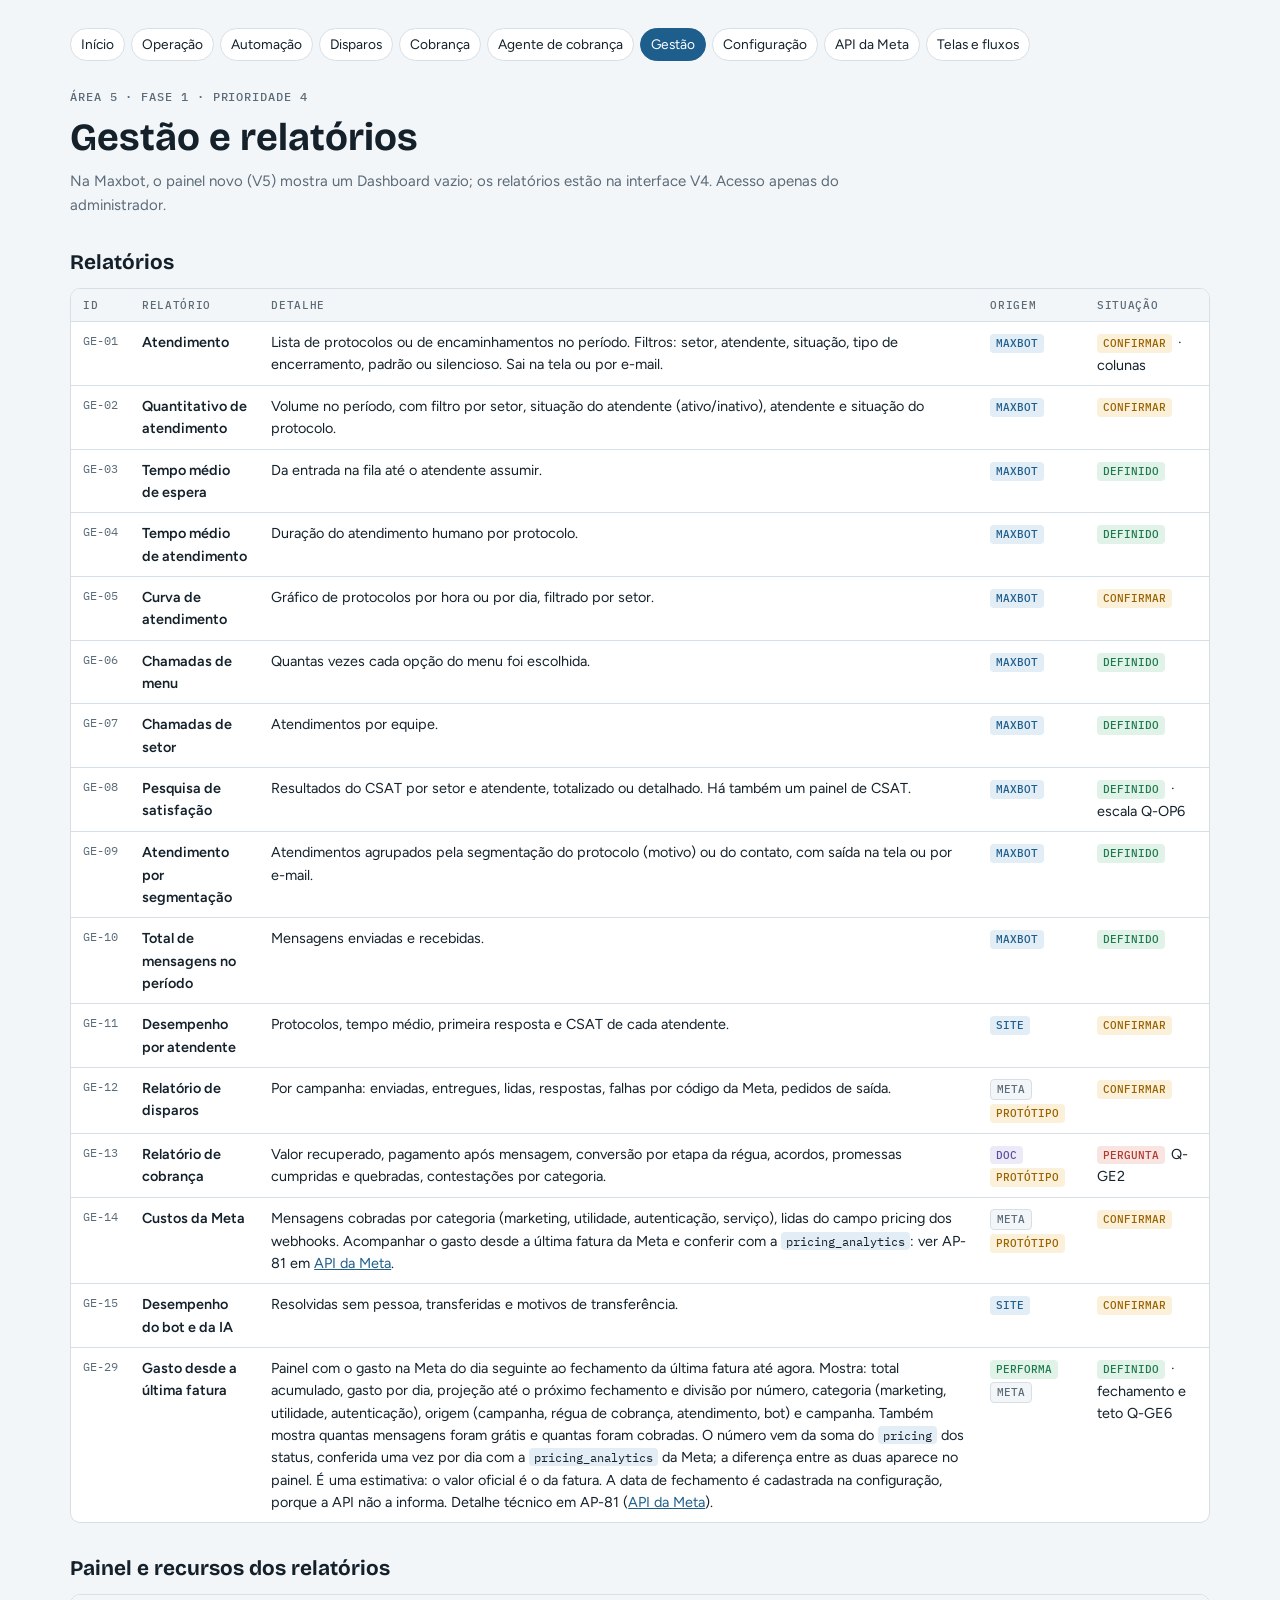
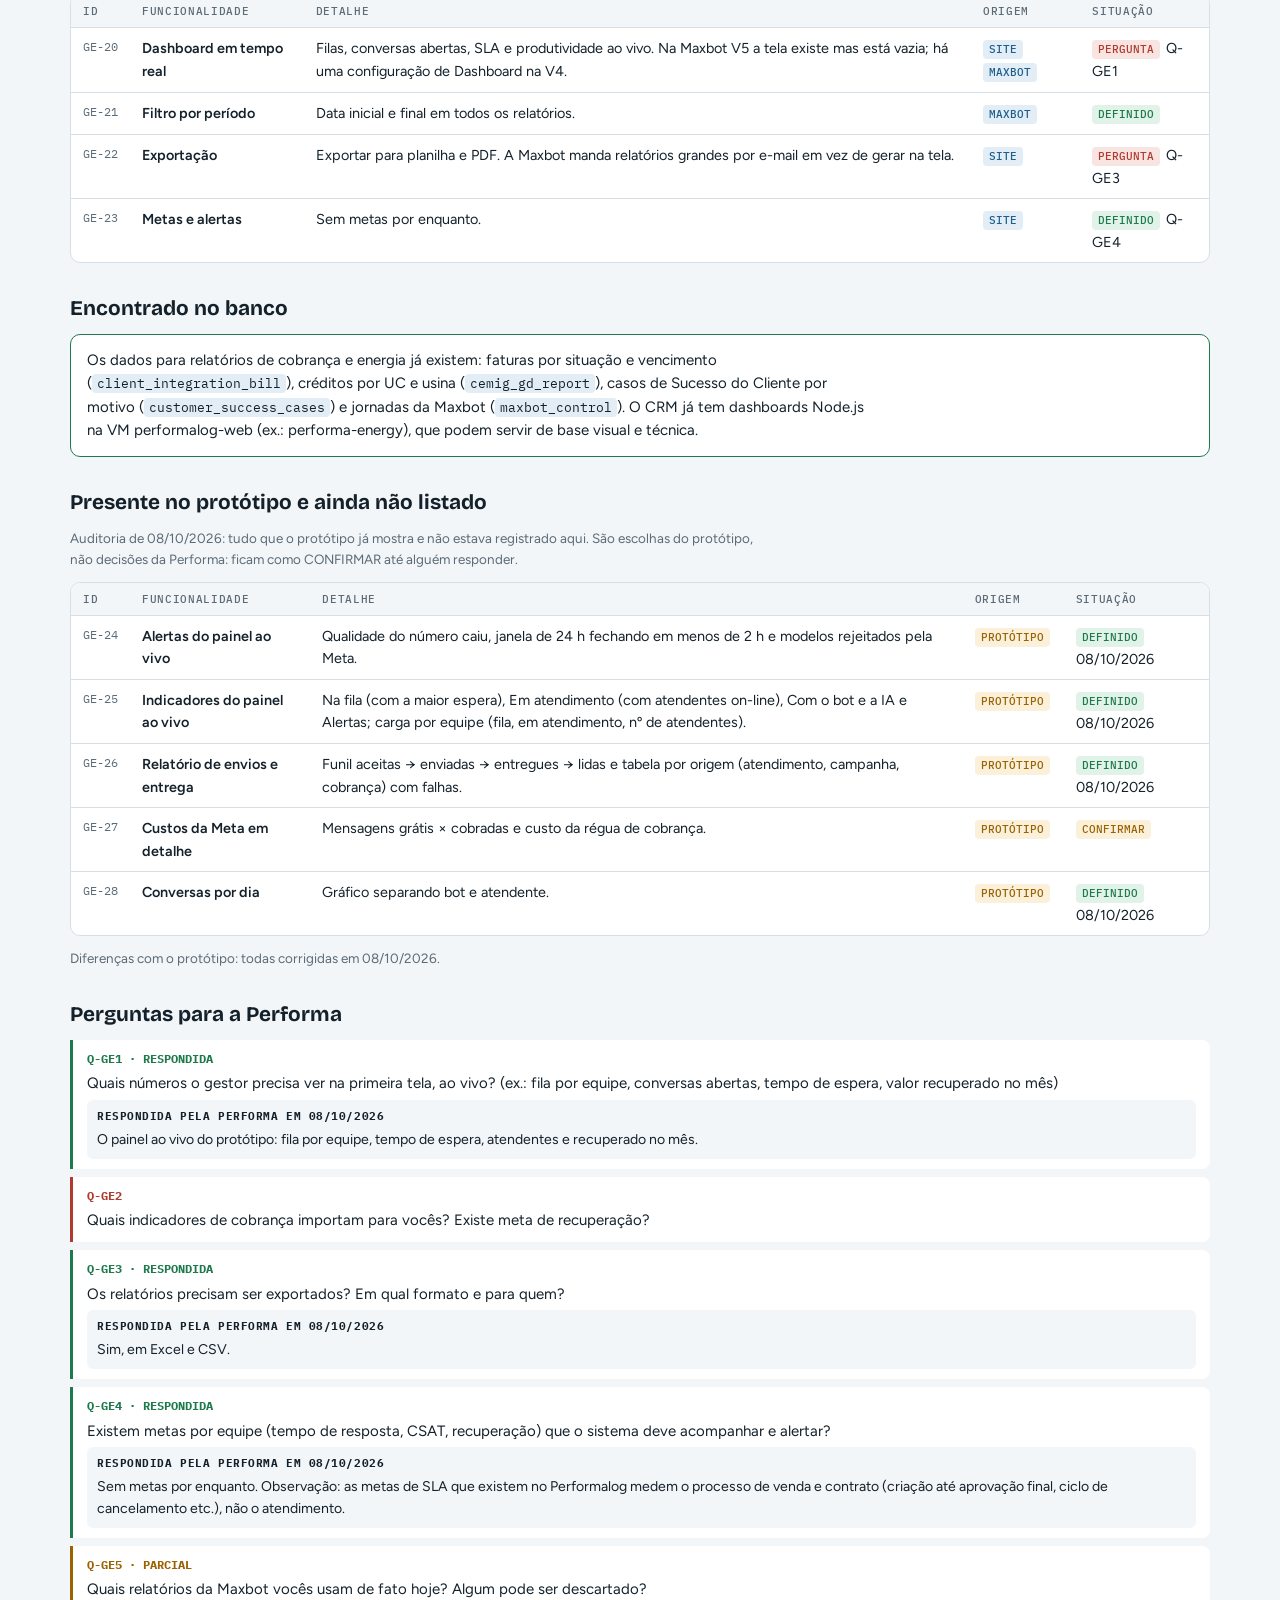
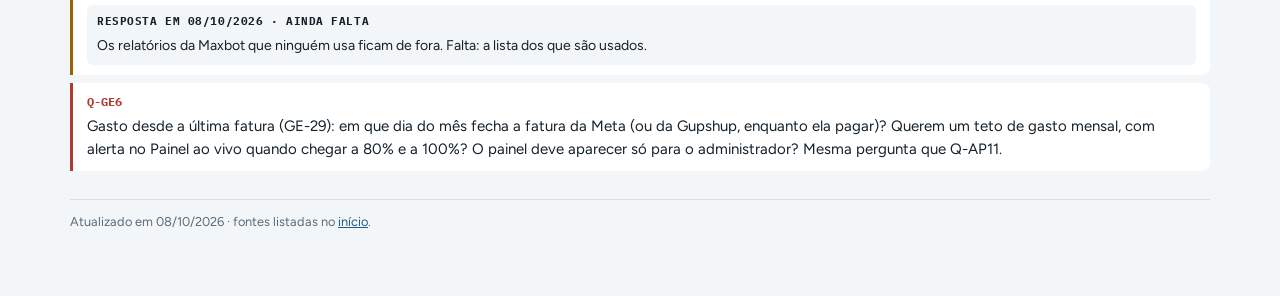
<file: performalog_atendimento/contexto/gestao.html>
<!doctype html>
<html lang="pt-BR">
<head>
<meta charset="utf-8">
<meta name="viewport" content="width=device-width, initial-scale=1">
<title>Gestão e relatórios · Contexto</title>
<link rel="stylesheet" href="https://fonts.googleapis.com/css2?family=Bricolage+Grotesque:opsz,wght@12..96,600;12..96,700&family=Figtree:wght@400;500;600&family=IBM+Plex+Mono:wght@400;500&display=swap">
<link rel="stylesheet" href="estilo.css">
</head>
<body>
<div class="wrap">
 <nav class="top"><a href="index.html">Início</a><a href="operacao.html">Operação</a><a href="automacao.html">Automação</a><a href="disparos.html">Disparos</a><a href="cobranca.html">Cobrança</a><a href="agente-cobranca.html">Agente de cobrança</a><a href="gestao.html" aria-current="page">Gestão</a><a href="configuracao.html">Configuração</a><a href="api-meta.html">API da Meta</a><a href="telas.html">Telas e fluxos</a></nav>
 <header>
  <span class="eyebrow">Área 5 · fase 1 · prioridade 4</span>
  <h1>Gestão e relatórios</h1>
  <p>Na Maxbot, o painel novo (V5) mostra um Dashboard vazio; os relatórios estão na interface V4. Acesso apenas do administrador.</p>
 </header>

 <section>
  <h2>Relatórios</h2>
  <div class="tbl"><table><thead><tr><th>ID</th><th>Relatório</th><th>Detalhe</th><th>Origem</th><th>Situação</th></tr></thead><tbody>
   <tr><td class="id">GE-01</td><td><b>Atendimento</b></td><td>Lista de protocolos ou de encaminhamentos no período. Filtros: setor, atendente, situação, tipo de encerramento, padrão ou silencioso. Sai na tela ou por e-mail.</td><td><i class="o o-max">MAXBOT</i></td><td><i class="s s-conf">CONFIRMAR</i> · colunas</td></tr>
   <tr><td class="id">GE-02</td><td><b>Quantitativo de atendimento</b></td><td>Volume no período, com filtro por setor, situação do atendente (ativo/inativo), atendente e situação do protocolo.</td><td><i class="o o-max">MAXBOT</i></td><td><i class="s s-conf">CONFIRMAR</i></td></tr>
   <tr><td class="id">GE-03</td><td><b>Tempo médio de espera</b></td><td>Da entrada na fila até o atendente assumir.</td><td><i class="o o-max">MAXBOT</i></td><td><i class="s s-def">DEFINIDO</i></td></tr>
   <tr><td class="id">GE-04</td><td><b>Tempo médio de atendimento</b></td><td>Duração do atendimento humano por protocolo.</td><td><i class="o o-max">MAXBOT</i></td><td><i class="s s-def">DEFINIDO</i></td></tr>
   <tr><td class="id">GE-05</td><td><b>Curva de atendimento</b></td><td>Gráfico de protocolos por hora ou por dia, filtrado por setor.</td><td><i class="o o-max">MAXBOT</i></td><td><i class="s s-conf">CONFIRMAR</i></td></tr>
   <tr><td class="id">GE-06</td><td><b>Chamadas de menu</b></td><td>Quantas vezes cada opção do menu foi escolhida.</td><td><i class="o o-max">MAXBOT</i></td><td><i class="s s-def">DEFINIDO</i></td></tr>
   <tr><td class="id">GE-07</td><td><b>Chamadas de setor</b></td><td>Atendimentos por equipe.</td><td><i class="o o-max">MAXBOT</i></td><td><i class="s s-def">DEFINIDO</i></td></tr>
   <tr><td class="id">GE-08</td><td><b>Pesquisa de satisfação</b></td><td>Resultados do CSAT por setor e atendente, totalizado ou detalhado. Há também um painel de CSAT.</td><td><i class="o o-max">MAXBOT</i></td><td><i class="s s-def">DEFINIDO</i> · escala Q-OP6</td></tr>
   <tr><td class="id">GE-09</td><td><b>Atendimento por segmentação</b></td><td>Atendimentos agrupados pela segmentação do protocolo (motivo) ou do contato, com saída na tela ou por e-mail.</td><td><i class="o o-max">MAXBOT</i></td><td><i class="s s-def">DEFINIDO</i></td></tr>
   <tr><td class="id">GE-10</td><td><b>Total de mensagens no período</b></td><td>Mensagens enviadas e recebidas.</td><td><i class="o o-max">MAXBOT</i></td><td><i class="s s-def">DEFINIDO</i></td></tr>
   <tr><td class="id">GE-11</td><td><b>Desempenho por atendente</b></td><td>Protocolos, tempo médio, primeira resposta e CSAT de cada atendente.</td><td><i class="o o-site">SITE</i></td><td><i class="s s-conf">CONFIRMAR</i></td></tr>
   <tr><td class="id">GE-12</td><td><b>Relatório de disparos</b></td><td>Por campanha: enviadas, entregues, lidas, respostas, falhas por código da Meta, pedidos de saída.</td><td><i class="o o-meta">META</i><i class="o o-prot">PROTÓTIPO</i></td><td><i class="s s-conf">CONFIRMAR</i></td></tr>
   <tr><td class="id">GE-13</td><td><b>Relatório de cobrança</b></td><td>Valor recuperado, pagamento após mensagem, conversão por etapa da régua, acordos, promessas cumpridas e quebradas, contestações por categoria.</td><td><i class="o o-doc">DOC</i><i class="o o-prot">PROTÓTIPO</i></td><td><i class="s s-perg">PERGUNTA</i> Q-GE2</td></tr>
   <tr><td class="id">GE-14</td><td><b>Custos da Meta</b></td><td>Mensagens cobradas por categoria (marketing, utilidade, autenticação, serviço), lidas do campo pricing dos webhooks. Acompanhar o gasto desde a última fatura da Meta e conferir com a <code>pricing_analytics</code>: ver AP-81 em <a href="api-meta.html">API da Meta</a>.</td><td><i class="o o-meta">META</i><i class="o o-prot">PROTÓTIPO</i></td><td><i class="s s-conf">CONFIRMAR</i></td></tr>
   <tr><td class="id">GE-15</td><td><b>Desempenho do bot e da IA</b></td><td>Resolvidas sem pessoa, transferidas e motivos de transferência.</td><td><i class="o o-site">SITE</i></td><td><i class="s s-conf">CONFIRMAR</i></td></tr>
   <tr><td class="id">GE-29</td><td><b>Gasto desde a última fatura</b></td><td>Painel com o gasto na Meta do dia seguinte ao fechamento da última fatura até agora. Mostra: total acumulado, gasto por dia, projeção até o próximo fechamento e divisão por número, categoria (marketing, utilidade, autenticação), origem (campanha, régua de cobrança, atendimento, bot) e campanha. Também mostra quantas mensagens foram grátis e quantas foram cobradas. O número vem da soma do <code>pricing</code> dos status, conferida uma vez por dia com a <code>pricing_analytics</code> da Meta; a diferença entre as duas aparece no painel. É uma estimativa: o valor oficial é o da fatura. A data de fechamento é cadastrada na configuração, porque a API não a informa. Detalhe técnico em AP-81 (<a href="api-meta.html">API da Meta</a>).</td><td><i class="o o-perf">PERFORMA</i><i class="o o-meta">META</i></td><td><i class="s s-def">DEFINIDO</i> · fechamento e teto Q-GE6</td></tr>
  </tbody></table></div>
 </section>

 <section>
  <h2>Painel e recursos dos relatórios</h2>
  <div class="tbl"><table><thead><tr><th>ID</th><th>Funcionalidade</th><th>Detalhe</th><th>Origem</th><th>Situação</th></tr></thead><tbody>
   <tr><td class="id">GE-20</td><td><b>Dashboard em tempo real</b></td><td>Filas, conversas abertas, SLA e produtividade ao vivo. Na Maxbot V5 a tela existe mas está vazia; há uma configuração de Dashboard na V4.</td><td><i class="o o-site">SITE</i><i class="o o-max">MAXBOT</i></td><td><i class="s s-perg">PERGUNTA</i> Q-GE1</td></tr>
   <tr><td class="id">GE-21</td><td><b>Filtro por período</b></td><td>Data inicial e final em todos os relatórios.</td><td><i class="o o-max">MAXBOT</i></td><td><i class="s s-def">DEFINIDO</i></td></tr>
   <tr><td class="id">GE-22</td><td><b>Exportação</b></td><td>Exportar para planilha e PDF. A Maxbot manda relatórios grandes por e-mail em vez de gerar na tela.</td><td><i class="o o-site">SITE</i></td><td><i class="s s-perg">PERGUNTA</i> Q-GE3</td></tr>
   <tr><td class="id">GE-23</td><td><b>Metas e alertas</b></td><td>Sem metas por enquanto.</td><td><i class="o o-site">SITE</i></td><td><i class="s s-def">DEFINIDO</i> Q-GE4</td></tr>
  </tbody></table></div>
 </section>

 <section>
  <h2>Encontrado no banco</h2>
  <div class="db">
   <p>Os dados para relatórios de cobrança e energia já existem: faturas por situação e vencimento (<code>client_integration_bill</code>), créditos por UC e usina (<code>cemig_gd_report</code>), casos de Sucesso do Cliente por motivo (<code>customer_success_cases</code>) e jornadas da Maxbot (<code>maxbot_control</code>). O CRM já tem dashboards Node.js na VM performalog-web (ex.: performa-energy), que podem servir de base visual e técnica.</p>
  </div>
 </section>

 <section>
  <h2>Presente no protótipo e ainda não listado</h2>
  <p class="note">Auditoria de 08/10/2026: tudo que o protótipo já mostra e não estava registrado aqui. São escolhas do protótipo, não decisões da Performa: ficam como CONFIRMAR até alguém responder.</p>
  <div class="tbl"><table><thead><tr><th>ID</th><th>Funcionalidade</th><th>Detalhe</th><th>Origem</th><th>Situação</th></tr></thead><tbody>
   <tr><td class="id">GE-24</td><td><b>Alertas do painel ao vivo</b></td><td>Qualidade do número caiu, janela de 24 h fechando em menos de 2 h e modelos rejeitados pela Meta.</td><td><i class="o o-prot">PROTÓTIPO</i></td><td><i class="s s-def">DEFINIDO</i> 08/10/2026</td></tr>
   <tr><td class="id">GE-25</td><td><b>Indicadores do painel ao vivo</b></td><td>Na fila (com a maior espera), Em atendimento (com atendentes on-line), Com o bot e a IA e Alertas; carga por equipe (fila, em atendimento, nº de atendentes).</td><td><i class="o o-prot">PROTÓTIPO</i></td><td><i class="s s-def">DEFINIDO</i> 08/10/2026</td></tr>
   <tr><td class="id">GE-26</td><td><b>Relatório de envios e entrega</b></td><td>Funil aceitas → enviadas → entregues → lidas e tabela por origem (atendimento, campanha, cobrança) com falhas.</td><td><i class="o o-prot">PROTÓTIPO</i></td><td><i class="s s-def">DEFINIDO</i> 08/10/2026</td></tr>
   <tr><td class="id">GE-27</td><td><b>Custos da Meta em detalhe</b></td><td>Mensagens grátis × cobradas e custo da régua de cobrança.</td><td><i class="o o-prot">PROTÓTIPO</i></td><td><i class="s s-conf">CONFIRMAR</i></td></tr>
   <tr><td class="id">GE-28</td><td><b>Conversas por dia</b></td><td>Gráfico separando bot e atendente.</td><td><i class="o o-prot">PROTÓTIPO</i></td><td><i class="s s-def">DEFINIDO</i> 08/10/2026</td></tr>
  </tbody></table></div>
  <p class="note">Diferenças com o protótipo: todas corrigidas em 08/10/2026.</p>
 </section>

 <section>
  <h2>Perguntas para a Performa</h2>
  <div class="qs">
   <div class="q r"><b>Q-GE1 · RESPONDIDA</b>Quais números o gestor precisa ver na primeira tela, ao vivo? (ex.: fila por equipe, conversas abertas, tempo de espera, valor recuperado no mês)<div class="ans"><strong>Respondida pela Performa em 08/10/2026</strong>O painel ao vivo do protótipo: fila por equipe, tempo de espera, atendentes e recuperado no mês.</div></div>
   <div class="q"><b>Q-GE2</b>Quais indicadores de cobrança importam para vocês? Existe meta de recuperação?</div>
   <div class="q r"><b>Q-GE3 · RESPONDIDA</b>Os relatórios precisam ser exportados? Em qual formato e para quem?<div class="ans"><strong>Respondida pela Performa em 08/10/2026</strong>Sim, em Excel e CSV.</div></div>
   <div class="q r"><b>Q-GE4 · RESPONDIDA</b>Existem metas por equipe (tempo de resposta, CSAT, recuperação) que o sistema deve acompanhar e alertar?<div class="ans"><strong>Respondida pela Performa em 08/10/2026</strong>Sem metas por enquanto. Observação: as metas de SLA que existem no Performalog medem o processo de venda e contrato (criação até aprovação final, ciclo de cancelamento etc.), não o atendimento.</div></div>
   <div class="q p"><b>Q-GE5 · PARCIAL</b>Quais relatórios da Maxbot vocês usam de fato hoje? Algum pode ser descartado?<div class="ans"><strong>Resposta em 08/10/2026 · ainda falta</strong>Os relatórios da Maxbot que ninguém usa ficam de fora. Falta: a lista dos que são usados.</div></div>
   <div class="q"><b>Q-GE6</b>Gasto desde a última fatura (GE-29): em que dia do mês fecha a fatura da Meta (ou da Gupshup, enquanto ela pagar)? Querem um teto de gasto mensal, com alerta no Painel ao vivo quando chegar a 80% e a 100%? O painel deve aparecer só para o administrador? Mesma pergunta que Q-AP11.</div>
  </div>
 </section>
 <footer>Atualizado em 08/10/2026 · fontes listadas no <a href="index.html">início</a>.</footer>
</div>
</body>
</html>
</file>
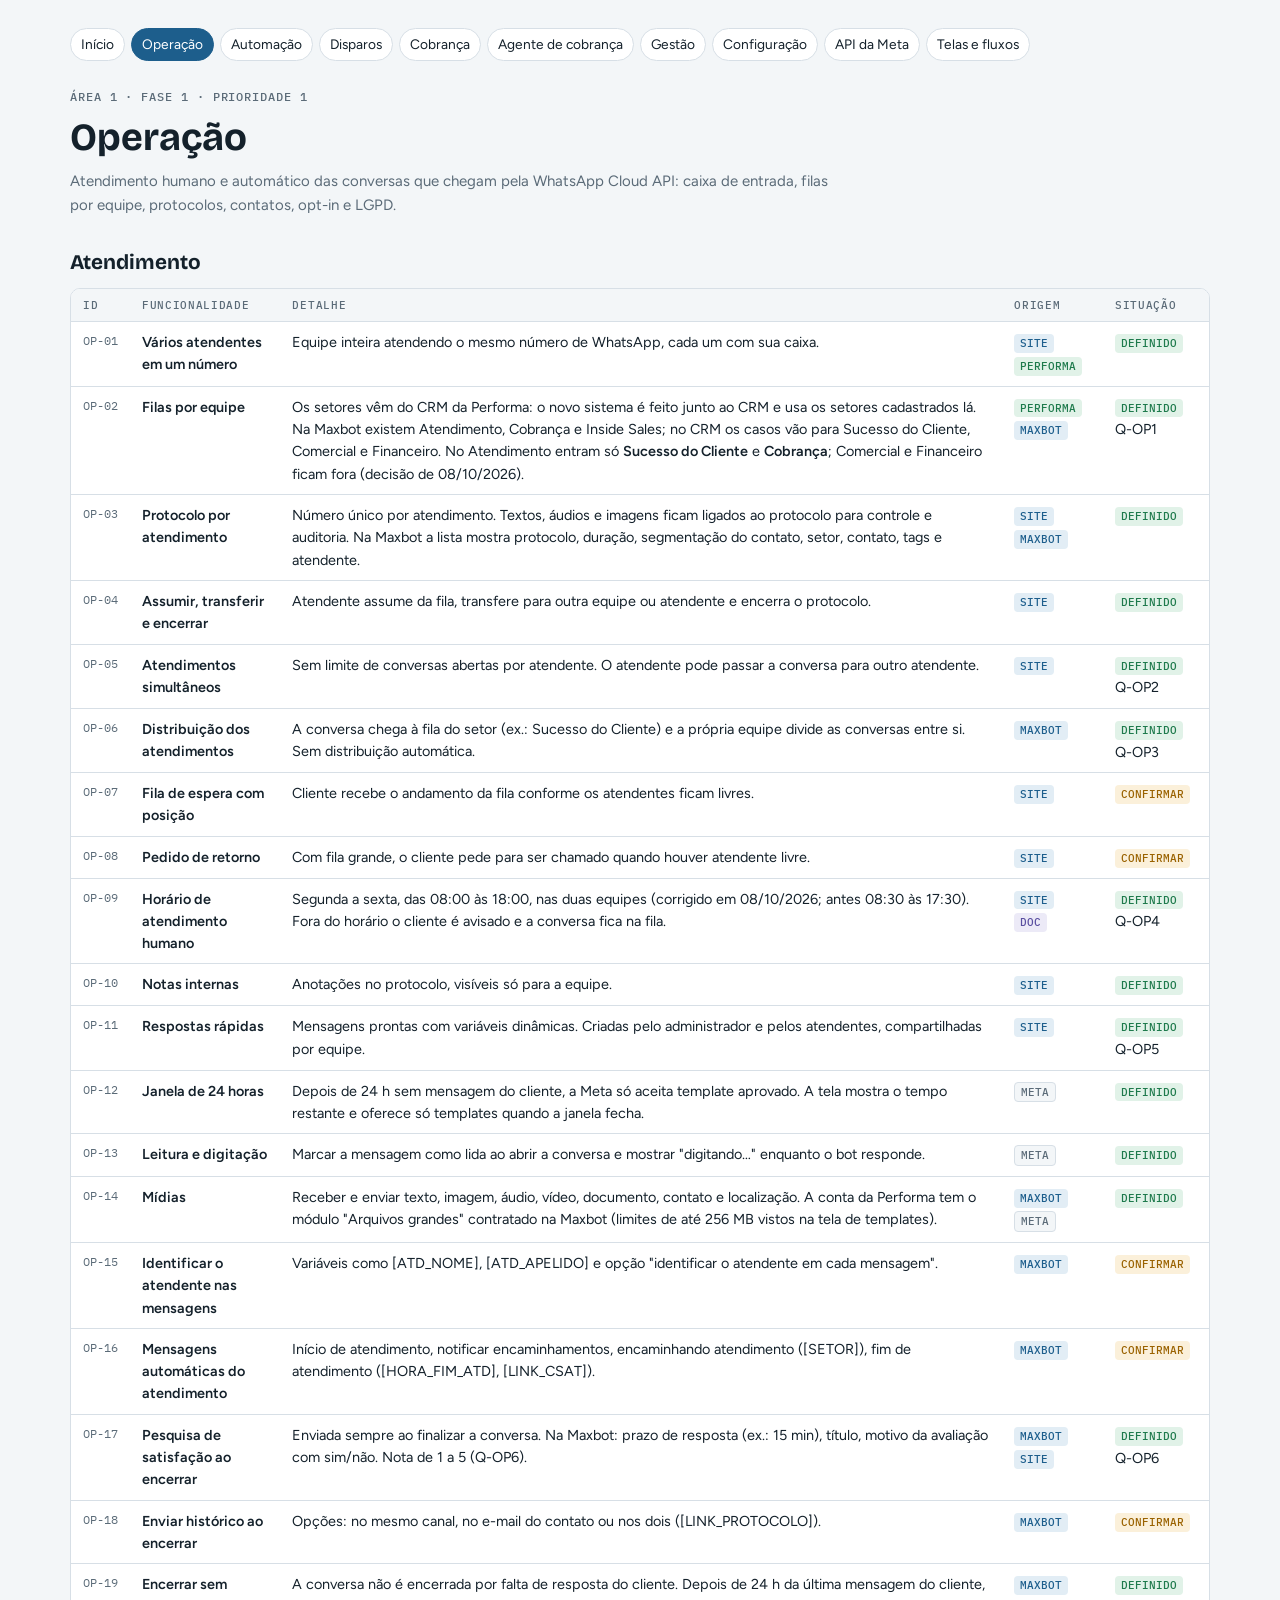
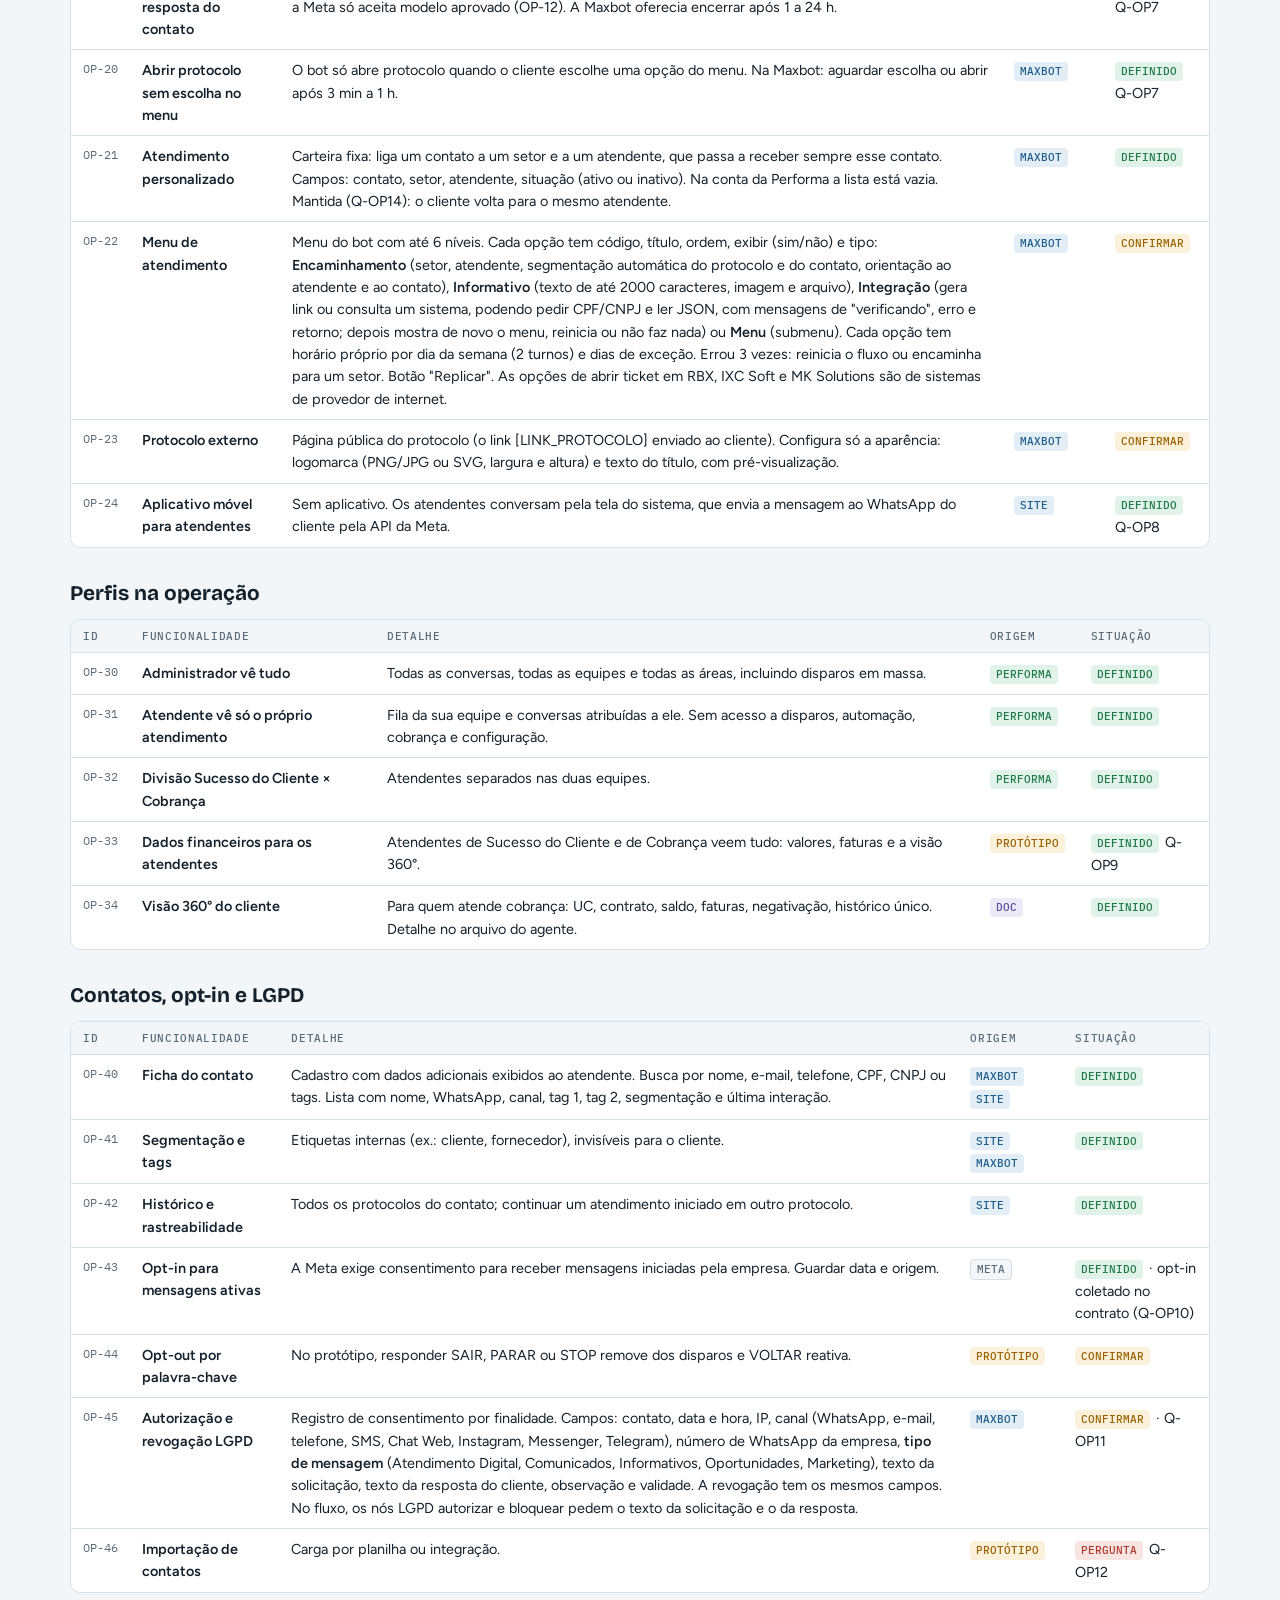
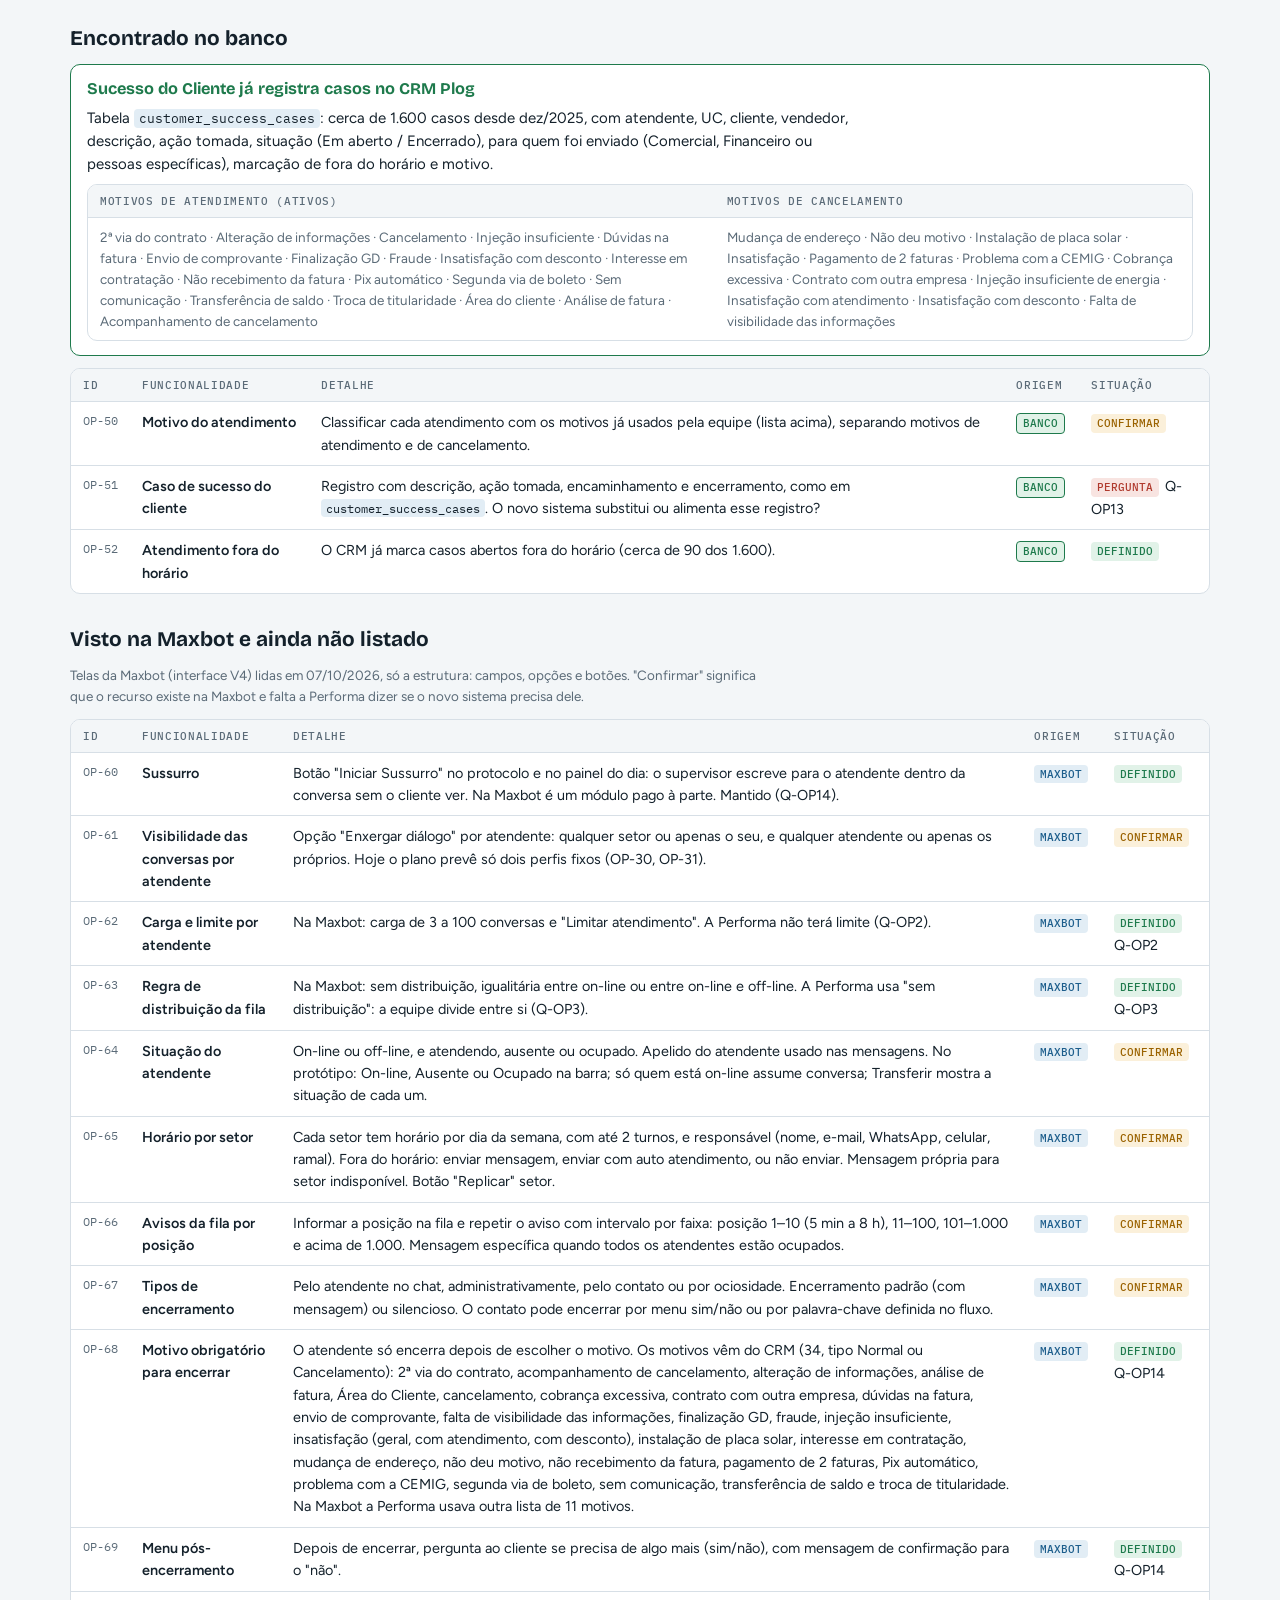
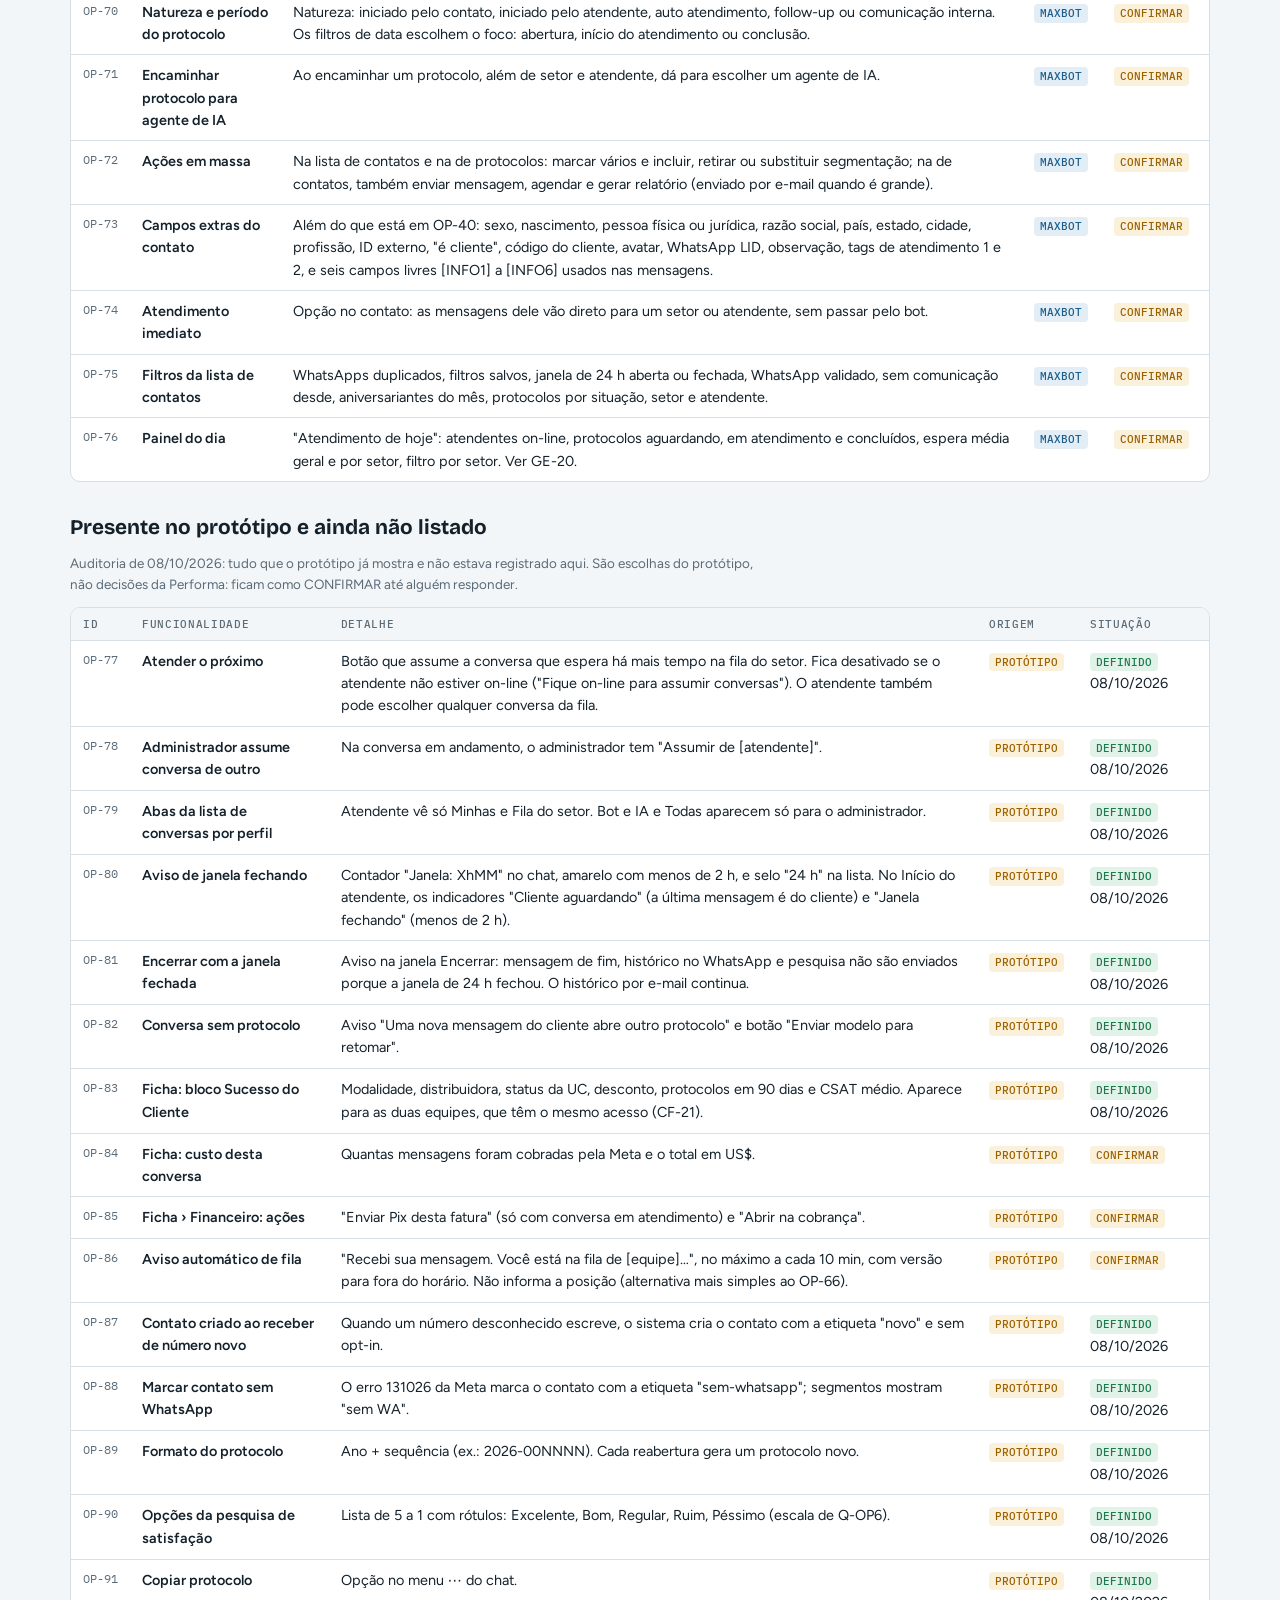
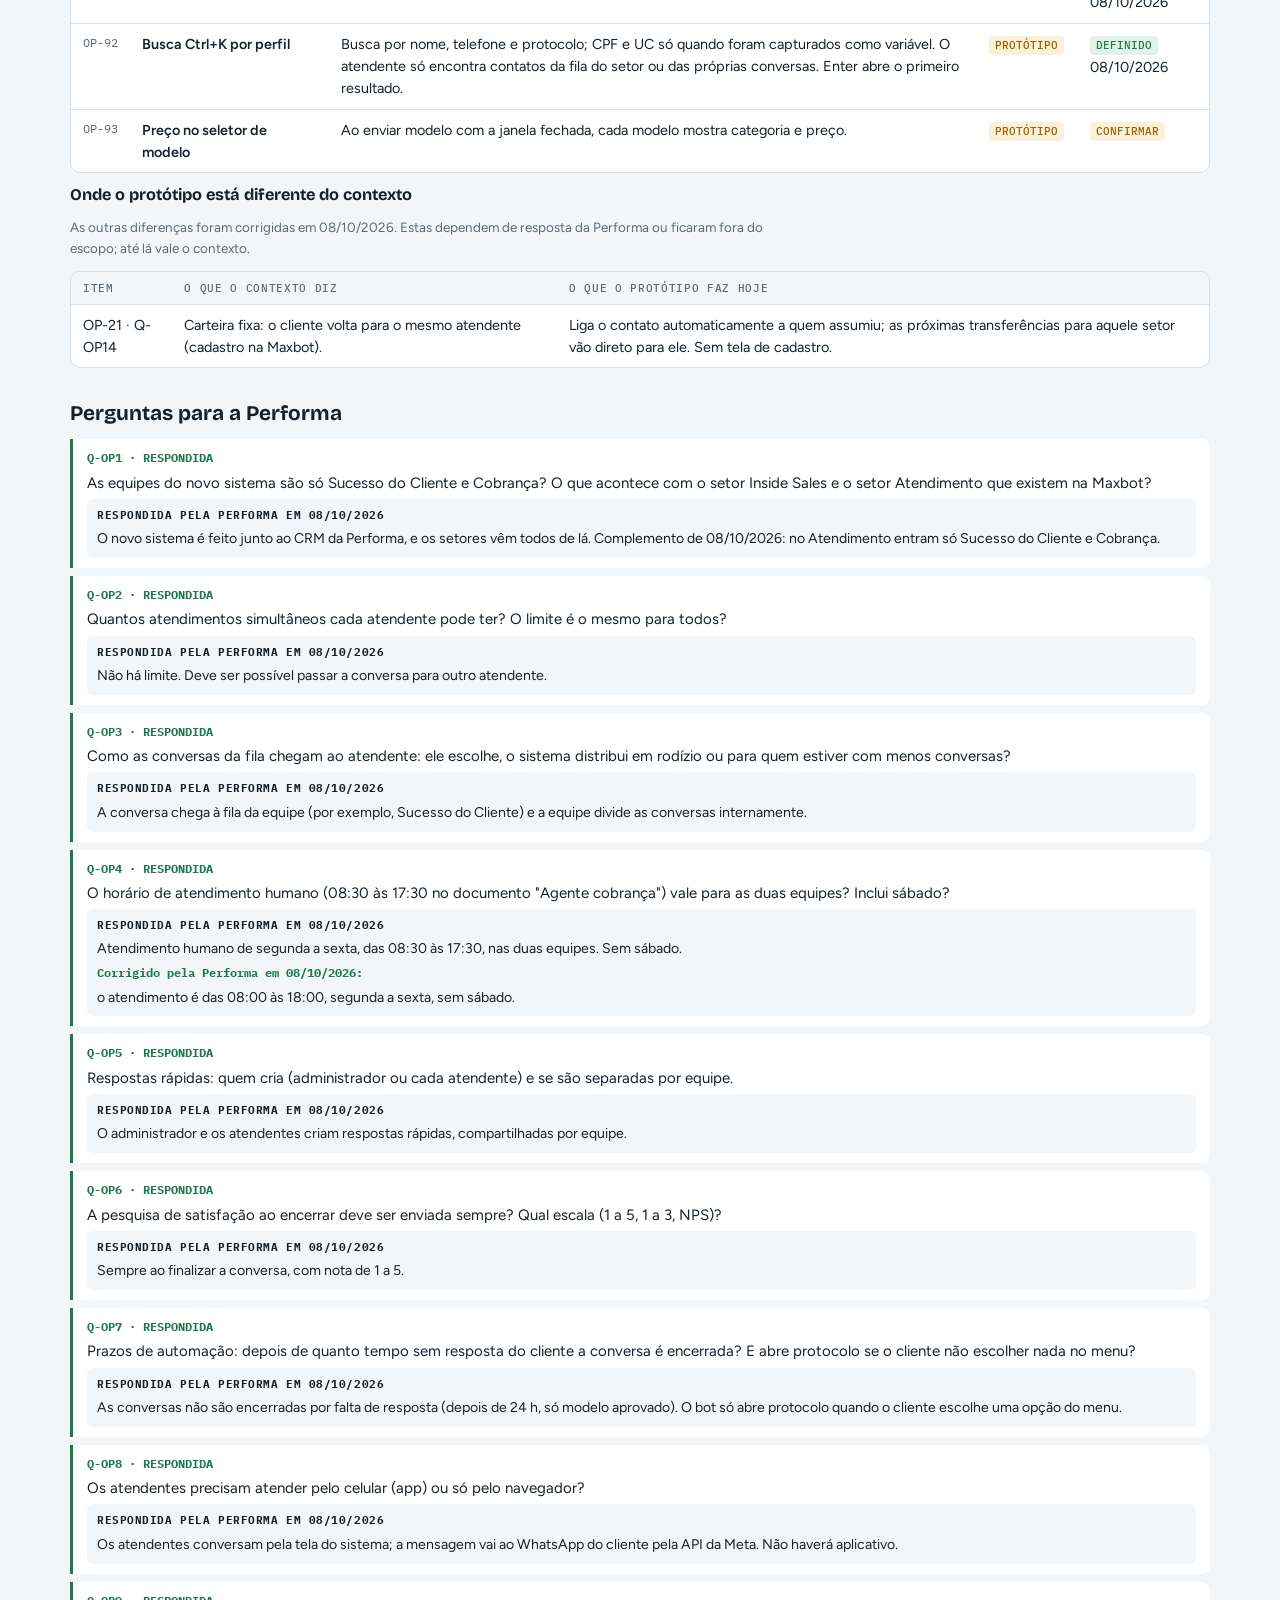
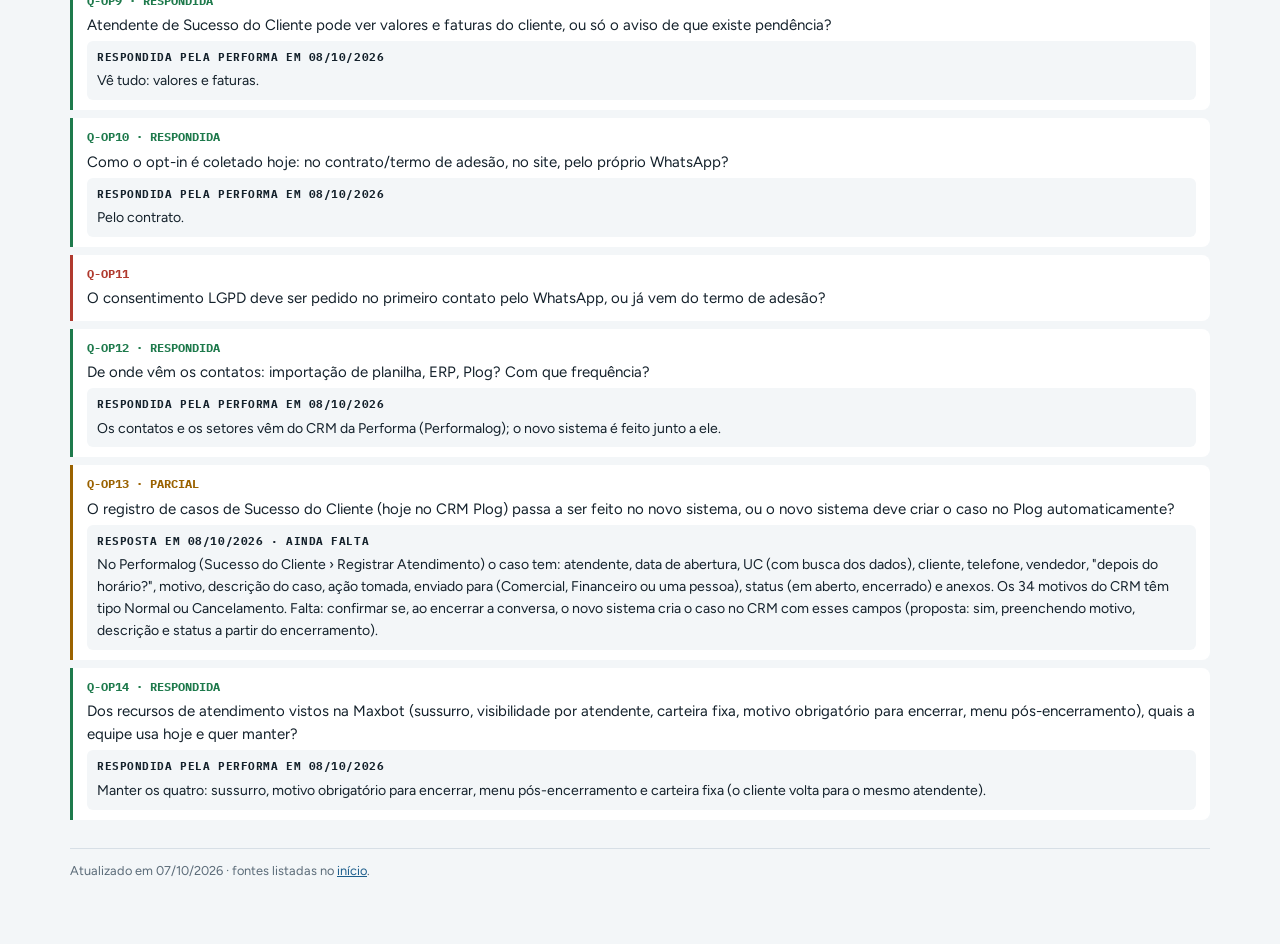
<file: performalog_atendimento/contexto/operacao.html>
<!doctype html>
<html lang="pt-BR">
<head>
<meta charset="utf-8">
<meta name="viewport" content="width=device-width, initial-scale=1">
<title>Operação · Contexto</title>
<link rel="stylesheet" href="https://fonts.googleapis.com/css2?family=Bricolage+Grotesque:opsz,wght@12..96,600;12..96,700&family=Figtree:wght@400;500;600&family=IBM+Plex+Mono:wght@400;500&display=swap">
<link rel="stylesheet" href="estilo.css">
</head>
<body>
<div class="wrap">
 <nav class="top"><a href="index.html">Início</a><a href="operacao.html" aria-current="page">Operação</a><a href="automacao.html">Automação</a><a href="disparos.html">Disparos</a><a href="cobranca.html">Cobrança</a><a href="agente-cobranca.html">Agente de cobrança</a><a href="gestao.html">Gestão</a><a href="configuracao.html">Configuração</a><a href="api-meta.html">API da Meta</a><a href="telas.html">Telas e fluxos</a></nav>
 <header>
  <span class="eyebrow">Área 1 · fase 1 · prioridade 1</span>
  <h1>Operação</h1>
  <p>Atendimento humano e automático das conversas que chegam pela WhatsApp Cloud API: caixa de entrada, filas por equipe, protocolos, contatos, opt-in e LGPD.</p>
 </header>

 <section>
  <h2>Atendimento</h2>
  <div class="tbl"><table><thead><tr><th>ID</th><th>Funcionalidade</th><th>Detalhe</th><th>Origem</th><th>Situação</th></tr></thead><tbody>
   <tr><td class="id">OP-01</td><td><b>Vários atendentes em um número</b></td><td>Equipe inteira atendendo o mesmo número de WhatsApp, cada um com sua caixa.</td><td><i class="o o-site">SITE</i><i class="o o-perf">PERFORMA</i></td><td><i class="s s-def">DEFINIDO</i></td></tr>
   <tr><td class="id">OP-02</td><td><b>Filas por equipe</b></td><td>Os setores vêm do CRM da Performa: o novo sistema é feito junto ao CRM e usa os setores cadastrados lá. Na Maxbot existem Atendimento, Cobrança e Inside Sales; no CRM os casos vão para Sucesso do Cliente, Comercial e Financeiro. No Atendimento entram só <b>Sucesso do Cliente</b> e <b>Cobrança</b>; Comercial e Financeiro ficam fora (decisão de 08/10/2026).</td><td><i class="o o-perf">PERFORMA</i><i class="o o-max">MAXBOT</i></td><td><i class="s s-def">DEFINIDO</i> Q-OP1</td></tr>
   <tr><td class="id">OP-03</td><td><b>Protocolo por atendimento</b></td><td>Número único por atendimento. Textos, áudios e imagens ficam ligados ao protocolo para controle e auditoria. Na Maxbot a lista mostra protocolo, duração, segmentação do contato, setor, contato, tags e atendente.</td><td><i class="o o-site">SITE</i><i class="o o-max">MAXBOT</i></td><td><i class="s s-def">DEFINIDO</i></td></tr>
   <tr><td class="id">OP-04</td><td><b>Assumir, transferir e encerrar</b></td><td>Atendente assume da fila, transfere para outra equipe ou atendente e encerra o protocolo.</td><td><i class="o o-site">SITE</i></td><td><i class="s s-def">DEFINIDO</i></td></tr>
   <tr><td class="id">OP-05</td><td><b>Atendimentos simultâneos</b></td><td>Sem limite de conversas abertas por atendente. O atendente pode passar a conversa para outro atendente.</td><td><i class="o o-site">SITE</i></td><td><i class="s s-def">DEFINIDO</i> Q-OP2</td></tr>
   <tr><td class="id">OP-06</td><td><b>Distribuição dos atendimentos</b></td><td>A conversa chega à fila do setor (ex.: Sucesso do Cliente) e a própria equipe divide as conversas entre si. Sem distribuição automática.</td><td><i class="o o-max">MAXBOT</i></td><td><i class="s s-def">DEFINIDO</i> Q-OP3</td></tr>
   <tr><td class="id">OP-07</td><td><b>Fila de espera com posição</b></td><td>Cliente recebe o andamento da fila conforme os atendentes ficam livres.</td><td><i class="o o-site">SITE</i></td><td><i class="s s-conf">CONFIRMAR</i></td></tr>
   <tr><td class="id">OP-08</td><td><b>Pedido de retorno</b></td><td>Com fila grande, o cliente pede para ser chamado quando houver atendente livre.</td><td><i class="o o-site">SITE</i></td><td><i class="s s-conf">CONFIRMAR</i></td></tr>
   <tr><td class="id">OP-09</td><td><b>Horário de atendimento humano</b></td><td>Segunda a sexta, das 08:00 às 18:00, nas duas equipes (corrigido em 08/10/2026; antes 08:30 às 17:30). Fora do horário o cliente é avisado e a conversa fica na fila.</td><td><i class="o o-site">SITE</i><i class="o o-doc">DOC</i></td><td><i class="s s-def">DEFINIDO</i> Q-OP4</td></tr>
   <tr><td class="id">OP-10</td><td><b>Notas internas</b></td><td>Anotações no protocolo, visíveis só para a equipe.</td><td><i class="o o-site">SITE</i></td><td><i class="s s-def">DEFINIDO</i></td></tr>
   <tr><td class="id">OP-11</td><td><b>Respostas rápidas</b></td><td>Mensagens prontas com variáveis dinâmicas. Criadas pelo administrador e pelos atendentes, compartilhadas por equipe.</td><td><i class="o o-site">SITE</i></td><td><i class="s s-def">DEFINIDO</i> Q-OP5</td></tr>
   <tr><td class="id">OP-12</td><td><b>Janela de 24 horas</b></td><td>Depois de 24 h sem mensagem do cliente, a Meta só aceita template aprovado. A tela mostra o tempo restante e oferece só templates quando a janela fecha.</td><td><i class="o o-meta">META</i></td><td><i class="s s-def">DEFINIDO</i></td></tr>
   <tr><td class="id">OP-13</td><td><b>Leitura e digitação</b></td><td>Marcar a mensagem como lida ao abrir a conversa e mostrar "digitando…" enquanto o bot responde.</td><td><i class="o o-meta">META</i></td><td><i class="s s-def">DEFINIDO</i></td></tr>
   <tr><td class="id">OP-14</td><td><b>Mídias</b></td><td>Receber e enviar texto, imagem, áudio, vídeo, documento, contato e localização. A conta da Performa tem o módulo "Arquivos grandes" contratado na Maxbot (limites de até 256 MB vistos na tela de templates).</td><td><i class="o o-max">MAXBOT</i><i class="o o-meta">META</i></td><td><i class="s s-def">DEFINIDO</i></td></tr>
   <tr><td class="id">OP-15</td><td><b>Identificar o atendente nas mensagens</b></td><td>Variáveis como [ATD_NOME], [ATD_APELIDO] e opção "identificar o atendente em cada mensagem".</td><td><i class="o o-max">MAXBOT</i></td><td><i class="s s-conf">CONFIRMAR</i></td></tr>
   <tr><td class="id">OP-16</td><td><b>Mensagens automáticas do atendimento</b></td><td>Início de atendimento, notificar encaminhamentos, encaminhando atendimento ([SETOR]), fim de atendimento ([HORA_FIM_ATD], [LINK_CSAT]).</td><td><i class="o o-max">MAXBOT</i></td><td><i class="s s-conf">CONFIRMAR</i></td></tr>
   <tr><td class="id">OP-17</td><td><b>Pesquisa de satisfação ao encerrar</b></td><td>Enviada sempre ao finalizar a conversa. Na Maxbot: prazo de resposta (ex.: 15 min), título, motivo da avaliação com sim/não. Nota de 1 a 5 (Q-OP6).</td><td><i class="o o-max">MAXBOT</i><i class="o o-site">SITE</i></td><td><i class="s s-def">DEFINIDO</i> Q-OP6</td></tr>
   <tr><td class="id">OP-18</td><td><b>Enviar histórico ao encerrar</b></td><td>Opções: no mesmo canal, no e-mail do contato ou nos dois ([LINK_PROTOCOLO]).</td><td><i class="o o-max">MAXBOT</i></td><td><i class="s s-conf">CONFIRMAR</i></td></tr>
   <tr><td class="id">OP-19</td><td><b>Encerrar sem resposta do contato</b></td><td>A conversa não é encerrada por falta de resposta do cliente. Depois de 24 h da última mensagem do cliente, a Meta só aceita modelo aprovado (OP-12). A Maxbot oferecia encerrar após 1 a 24 h.</td><td><i class="o o-max">MAXBOT</i></td><td><i class="s s-def">DEFINIDO</i> Q-OP7</td></tr>
   <tr><td class="id">OP-20</td><td><b>Abrir protocolo sem escolha no menu</b></td><td>O bot só abre protocolo quando o cliente escolhe uma opção do menu. Na Maxbot: aguardar escolha ou abrir após 3 min a 1 h.</td><td><i class="o o-max">MAXBOT</i></td><td><i class="s s-def">DEFINIDO</i> Q-OP7</td></tr>
   <tr><td class="id">OP-21</td><td><b>Atendimento personalizado</b></td><td>Carteira fixa: liga um contato a um setor e a um atendente, que passa a receber sempre esse contato. Campos: contato, setor, atendente, situação (ativo ou inativo). Na conta da Performa a lista está vazia. Mantida (Q-OP14): o cliente volta para o mesmo atendente.</td><td><i class="o o-max">MAXBOT</i></td><td><i class="s s-def">DEFINIDO</i></td></tr>
   <tr><td class="id">OP-22</td><td><b>Menu de atendimento</b></td><td>Menu do bot com até 6 níveis. Cada opção tem código, título, ordem, exibir (sim/não) e tipo: <b>Encaminhamento</b> (setor, atendente, segmentação automática do protocolo e do contato, orientação ao atendente e ao contato), <b>Informativo</b> (texto de até 2000 caracteres, imagem e arquivo), <b>Integração</b> (gera link ou consulta um sistema, podendo pedir CPF/CNPJ e ler JSON, com mensagens de "verificando", erro e retorno; depois mostra de novo o menu, reinicia ou não faz nada) ou <b>Menu</b> (submenu). Cada opção tem horário próprio por dia da semana (2 turnos) e dias de exceção. Errou 3 vezes: reinicia o fluxo ou encaminha para um setor. Botão "Replicar". As opções de abrir ticket em RBX, IXC Soft e MK Solutions são de sistemas de provedor de internet.</td><td><i class="o o-max">MAXBOT</i></td><td><i class="s s-conf">CONFIRMAR</i></td></tr>
   <tr><td class="id">OP-23</td><td><b>Protocolo externo</b></td><td>Página pública do protocolo (o link [LINK_PROTOCOLO] enviado ao cliente). Configura só a aparência: logomarca (PNG/JPG ou SVG, largura e altura) e texto do título, com pré-visualização.</td><td><i class="o o-max">MAXBOT</i></td><td><i class="s s-conf">CONFIRMAR</i></td></tr>
   <tr><td class="id">OP-24</td><td><b>Aplicativo móvel para atendentes</b></td><td>Sem aplicativo. Os atendentes conversam pela tela do sistema, que envia a mensagem ao WhatsApp do cliente pela API da Meta.</td><td><i class="o o-site">SITE</i></td><td><i class="s s-def">DEFINIDO</i> Q-OP8</td></tr>
  </tbody></table></div>
 </section>

 <section>
  <h2>Perfis na operação</h2>
  <div class="tbl"><table><thead><tr><th>ID</th><th>Funcionalidade</th><th>Detalhe</th><th>Origem</th><th>Situação</th></tr></thead><tbody>
   <tr><td class="id">OP-30</td><td><b>Administrador vê tudo</b></td><td>Todas as conversas, todas as equipes e todas as áreas, incluindo disparos em massa.</td><td><i class="o o-perf">PERFORMA</i></td><td><i class="s s-def">DEFINIDO</i></td></tr>
   <tr><td class="id">OP-31</td><td><b>Atendente vê só o próprio atendimento</b></td><td>Fila da sua equipe e conversas atribuídas a ele. Sem acesso a disparos, automação, cobrança e configuração.</td><td><i class="o o-perf">PERFORMA</i></td><td><i class="s s-def">DEFINIDO</i></td></tr>
   <tr><td class="id">OP-32</td><td><b>Divisão Sucesso do Cliente × Cobrança</b></td><td>Atendentes separados nas duas equipes.</td><td><i class="o o-perf">PERFORMA</i></td><td><i class="s s-def">DEFINIDO</i></td></tr>
   <tr><td class="id">OP-33</td><td><b>Dados financeiros para os atendentes</b></td><td>Atendentes de Sucesso do Cliente e de Cobrança veem tudo: valores, faturas e a visão 360°.</td><td><i class="o o-prot">PROTÓTIPO</i></td><td><i class="s s-def">DEFINIDO</i> Q-OP9</td></tr>
   <tr><td class="id">OP-34</td><td><b>Visão 360° do cliente</b></td><td>Para quem atende cobrança: UC, contrato, saldo, faturas, negativação, histórico único. Detalhe no arquivo do agente.</td><td><i class="o o-doc">DOC</i></td><td><i class="s s-def">DEFINIDO</i></td></tr>
  </tbody></table></div>
 </section>

 <section>
  <h2>Contatos, opt-in e LGPD</h2>
  <div class="tbl"><table><thead><tr><th>ID</th><th>Funcionalidade</th><th>Detalhe</th><th>Origem</th><th>Situação</th></tr></thead><tbody>
   <tr><td class="id">OP-40</td><td><b>Ficha do contato</b></td><td>Cadastro com dados adicionais exibidos ao atendente. Busca por nome, e-mail, telefone, CPF, CNPJ ou tags. Lista com nome, WhatsApp, canal, tag 1, tag 2, segmentação e última interação.</td><td><i class="o o-max">MAXBOT</i><i class="o o-site">SITE</i></td><td><i class="s s-def">DEFINIDO</i></td></tr>
   <tr><td class="id">OP-41</td><td><b>Segmentação e tags</b></td><td>Etiquetas internas (ex.: cliente, fornecedor), invisíveis para o cliente.</td><td><i class="o o-site">SITE</i><i class="o o-max">MAXBOT</i></td><td><i class="s s-def">DEFINIDO</i></td></tr>
   <tr><td class="id">OP-42</td><td><b>Histórico e rastreabilidade</b></td><td>Todos os protocolos do contato; continuar um atendimento iniciado em outro protocolo.</td><td><i class="o o-site">SITE</i></td><td><i class="s s-def">DEFINIDO</i></td></tr>
   <tr><td class="id">OP-43</td><td><b>Opt-in para mensagens ativas</b></td><td>A Meta exige consentimento para receber mensagens iniciadas pela empresa. Guardar data e origem.</td><td><i class="o o-meta">META</i></td><td><i class="s s-def">DEFINIDO</i> · opt-in coletado no contrato (Q-OP10)</td></tr>
   <tr><td class="id">OP-44</td><td><b>Opt-out por palavra-chave</b></td><td>No protótipo, responder SAIR, PARAR ou STOP remove dos disparos e VOLTAR reativa.</td><td><i class="o o-prot">PROTÓTIPO</i></td><td><i class="s s-conf">CONFIRMAR</i></td></tr>
   <tr><td class="id">OP-45</td><td><b>Autorização e revogação LGPD</b></td><td>Registro de consentimento por finalidade. Campos: contato, data e hora, IP, canal (WhatsApp, e-mail, telefone, SMS, Chat Web, Instagram, Messenger, Telegram), número de WhatsApp da empresa, <b>tipo de mensagem</b> (Atendimento Digital, Comunicados, Informativos, Oportunidades, Marketing), texto da solicitação, texto da resposta do cliente, observação e validade. A revogação tem os mesmos campos. No fluxo, os nós LGPD autorizar e bloquear pedem o texto da solicitação e o da resposta.</td><td><i class="o o-max">MAXBOT</i></td><td><i class="s s-conf">CONFIRMAR</i> · Q-OP11</td></tr>
   <tr><td class="id">OP-46</td><td><b>Importação de contatos</b></td><td>Carga por planilha ou integração.</td><td><i class="o o-prot">PROTÓTIPO</i></td><td><i class="s s-perg">PERGUNTA</i> Q-OP12</td></tr>
  </tbody></table></div>
 </section>

 <section>
  <h2>Encontrado no banco</h2>
  <div class="db">
   <h3>Sucesso do Cliente já registra casos no CRM Plog</h3>
   <p>Tabela <code>customer_success_cases</code>: cerca de 1.600 casos desde dez/2025, com atendente, UC, cliente, vendedor, descrição, ação tomada, situação (Em aberto / Encerrado), para quem foi enviado (Comercial, Financeiro ou pessoas específicas), marcação de fora do horário e motivo.</p>
   <div class="tbl"><table><thead><tr><th>Motivos de atendimento (ativos)</th><th>Motivos de cancelamento</th></tr></thead><tbody><tr>
    <td class="note">2ª via do contrato · Alteração de informações · Cancelamento · Injeção insuficiente · Dúvidas na fatura · Envio de comprovante · Finalização GD · Fraude · Insatisfação com desconto · Interesse em contratação · Não recebimento da fatura · Pix automático · Segunda via de boleto · Sem comunicação · Transferência de saldo · Troca de titularidade · Área do cliente · Análise de fatura · Acompanhamento de cancelamento</td>
    <td class="note">Mudança de endereço · Não deu motivo · Instalação de placa solar · Insatisfação · Pagamento de 2 faturas · Problema com a CEMIG · Cobrança excessiva · Contrato com outra empresa · Injeção insuficiente de energia · Insatisfação com atendimento · Insatisfação com desconto · Falta de visibilidade das informações</td>
   </tr></tbody></table></div>
  </div>
  <div class="tbl"><table><thead><tr><th>ID</th><th>Funcionalidade</th><th>Detalhe</th><th>Origem</th><th>Situação</th></tr></thead><tbody>
   <tr><td class="id">OP-50</td><td><b>Motivo do atendimento</b></td><td>Classificar cada atendimento com os motivos já usados pela equipe (lista acima), separando motivos de atendimento e de cancelamento.</td><td><i class="o o-db">BANCO</i></td><td><i class="s s-conf">CONFIRMAR</i></td></tr>
   <tr><td class="id">OP-51</td><td><b>Caso de sucesso do cliente</b></td><td>Registro com descrição, ação tomada, encaminhamento e encerramento, como em <code>customer_success_cases</code>. O novo sistema substitui ou alimenta esse registro?</td><td><i class="o o-db">BANCO</i></td><td><i class="s s-perg">PERGUNTA</i> Q-OP13</td></tr>
   <tr><td class="id">OP-52</td><td><b>Atendimento fora do horário</b></td><td>O CRM já marca casos abertos fora do horário (cerca de 90 dos 1.600).</td><td><i class="o o-db">BANCO</i></td><td><i class="s s-def">DEFINIDO</i></td></tr>
  </tbody></table></div>
 </section>

  <section>
  <h2>Visto na Maxbot e ainda não listado</h2>
  <p class="note">Telas da Maxbot (interface V4) lidas em 07/10/2026, só a estrutura: campos, opções e botões. "Confirmar" significa que o recurso existe na Maxbot e falta a Performa dizer se o novo sistema precisa dele.</p>
  <div class="tbl"><table><thead><tr><th>ID</th><th>Funcionalidade</th><th>Detalhe</th><th>Origem</th><th>Situação</th></tr></thead><tbody>
   <tr><td class="id">OP-60</td><td><b>Sussurro</b></td><td>Botão "Iniciar Sussurro" no protocolo e no painel do dia: o supervisor escreve para o atendente dentro da conversa sem o cliente ver. Na Maxbot é um módulo pago à parte. Mantido (Q-OP14).</td><td><i class="o o-max">MAXBOT</i></td><td><i class="s s-def">DEFINIDO</i></td></tr>
   <tr><td class="id">OP-61</td><td><b>Visibilidade das conversas por atendente</b></td><td>Opção "Enxergar diálogo" por atendente: qualquer setor ou apenas o seu, e qualquer atendente ou apenas os próprios. Hoje o plano prevê só dois perfis fixos (OP-30, OP-31).</td><td><i class="o o-max">MAXBOT</i></td><td><i class="s s-conf">CONFIRMAR</i></td></tr>
   <tr><td class="id">OP-62</td><td><b>Carga e limite por atendente</b></td><td>Na Maxbot: carga de 3 a 100 conversas e "Limitar atendimento". A Performa não terá limite (Q-OP2).</td><td><i class="o o-max">MAXBOT</i></td><td><i class="s s-def">DEFINIDO</i> Q-OP2</td></tr>
   <tr><td class="id">OP-63</td><td><b>Regra de distribuição da fila</b></td><td>Na Maxbot: sem distribuição, igualitária entre on-line ou entre on-line e off-line. A Performa usa "sem distribuição": a equipe divide entre si (Q-OP3).</td><td><i class="o o-max">MAXBOT</i></td><td><i class="s s-def">DEFINIDO</i> Q-OP3</td></tr>
   <tr><td class="id">OP-64</td><td><b>Situação do atendente</b></td><td>On-line ou off-line, e atendendo, ausente ou ocupado. Apelido do atendente usado nas mensagens. No protótipo: On-line, Ausente ou Ocupado na barra; só quem está on-line assume conversa; Transferir mostra a situação de cada um.</td><td><i class="o o-max">MAXBOT</i></td><td><i class="s s-conf">CONFIRMAR</i></td></tr>
   <tr><td class="id">OP-65</td><td><b>Horário por setor</b></td><td>Cada setor tem horário por dia da semana, com até 2 turnos, e responsável (nome, e-mail, WhatsApp, celular, ramal). Fora do horário: enviar mensagem, enviar com auto atendimento, ou não enviar. Mensagem própria para setor indisponível. Botão "Replicar" setor.</td><td><i class="o o-max">MAXBOT</i></td><td><i class="s s-conf">CONFIRMAR</i></td></tr>
   <tr><td class="id">OP-66</td><td><b>Avisos da fila por posição</b></td><td>Informar a posição na fila e repetir o aviso com intervalo por faixa: posição 1–10 (5 min a 8 h), 11–100, 101–1.000 e acima de 1.000. Mensagem específica quando todos os atendentes estão ocupados.</td><td><i class="o o-max">MAXBOT</i></td><td><i class="s s-conf">CONFIRMAR</i></td></tr>
   <tr><td class="id">OP-67</td><td><b>Tipos de encerramento</b></td><td>Pelo atendente no chat, administrativamente, pelo contato ou por ociosidade. Encerramento padrão (com mensagem) ou silencioso. O contato pode encerrar por menu sim/não ou por palavra-chave definida no fluxo.</td><td><i class="o o-max">MAXBOT</i></td><td><i class="s s-conf">CONFIRMAR</i></td></tr>
   <tr><td class="id">OP-68</td><td><b>Motivo obrigatório para encerrar</b></td><td>O atendente só encerra depois de escolher o motivo. Os motivos vêm do CRM (34, tipo Normal ou Cancelamento): 2ª via do contrato, acompanhamento de cancelamento, alteração de informações, análise de fatura, Área do Cliente, cancelamento, cobrança excessiva, contrato com outra empresa, dúvidas na fatura, envio de comprovante, falta de visibilidade das informações, finalização GD, fraude, injeção insuficiente, insatisfação (geral, com atendimento, com desconto), instalação de placa solar, interesse em contratação, mudança de endereço, não deu motivo, não recebimento da fatura, pagamento de 2 faturas, Pix automático, problema com a CEMIG, segunda via de boleto, sem comunicação, transferência de saldo e troca de titularidade. Na Maxbot a Performa usava outra lista de 11 motivos.</td><td><i class="o o-max">MAXBOT</i></td><td><i class="s s-def">DEFINIDO</i> Q-OP14</td></tr>
   <tr><td class="id">OP-69</td><td><b>Menu pós-encerramento</b></td><td>Depois de encerrar, pergunta ao cliente se precisa de algo mais (sim/não), com mensagem de confirmação para o "não".</td><td><i class="o o-max">MAXBOT</i></td><td><i class="s s-def">DEFINIDO</i> Q-OP14</td></tr>
   <tr><td class="id">OP-70</td><td><b>Natureza e período do protocolo</b></td><td>Natureza: iniciado pelo contato, iniciado pelo atendente, auto atendimento, follow-up ou comunicação interna. Os filtros de data escolhem o foco: abertura, início do atendimento ou conclusão.</td><td><i class="o o-max">MAXBOT</i></td><td><i class="s s-conf">CONFIRMAR</i></td></tr>
   <tr><td class="id">OP-71</td><td><b>Encaminhar protocolo para agente de IA</b></td><td>Ao encaminhar um protocolo, além de setor e atendente, dá para escolher um agente de IA.</td><td><i class="o o-max">MAXBOT</i></td><td><i class="s s-conf">CONFIRMAR</i></td></tr>
   <tr><td class="id">OP-72</td><td><b>Ações em massa</b></td><td>Na lista de contatos e na de protocolos: marcar vários e incluir, retirar ou substituir segmentação; na de contatos, também enviar mensagem, agendar e gerar relatório (enviado por e-mail quando é grande).</td><td><i class="o o-max">MAXBOT</i></td><td><i class="s s-conf">CONFIRMAR</i></td></tr>
   <tr><td class="id">OP-73</td><td><b>Campos extras do contato</b></td><td>Além do que está em OP-40: sexo, nascimento, pessoa física ou jurídica, razão social, país, estado, cidade, profissão, ID externo, "é cliente", código do cliente, avatar, WhatsApp LID, observação, tags de atendimento 1 e 2, e seis campos livres [INFO1] a [INFO6] usados nas mensagens.</td><td><i class="o o-max">MAXBOT</i></td><td><i class="s s-conf">CONFIRMAR</i></td></tr>
   <tr><td class="id">OP-74</td><td><b>Atendimento imediato</b></td><td>Opção no contato: as mensagens dele vão direto para um setor ou atendente, sem passar pelo bot.</td><td><i class="o o-max">MAXBOT</i></td><td><i class="s s-conf">CONFIRMAR</i></td></tr>
   <tr><td class="id">OP-75</td><td><b>Filtros da lista de contatos</b></td><td>WhatsApps duplicados, filtros salvos, janela de 24 h aberta ou fechada, WhatsApp validado, sem comunicação desde, aniversariantes do mês, protocolos por situação, setor e atendente.</td><td><i class="o o-max">MAXBOT</i></td><td><i class="s s-conf">CONFIRMAR</i></td></tr>
   <tr><td class="id">OP-76</td><td><b>Painel do dia</b></td><td>"Atendimento de hoje": atendentes on-line, protocolos aguardando, em atendimento e concluídos, espera média geral e por setor, filtro por setor. Ver GE-20.</td><td><i class="o o-max">MAXBOT</i></td><td><i class="s s-conf">CONFIRMAR</i></td></tr>
  </tbody></table></div>
 </section>

 <section>
  <h2>Presente no protótipo e ainda não listado</h2>
  <p class="note">Auditoria de 08/10/2026: tudo que o protótipo já mostra e não estava registrado aqui. São escolhas do protótipo, não decisões da Performa: ficam como CONFIRMAR até alguém responder.</p>
  <div class="tbl"><table><thead><tr><th>ID</th><th>Funcionalidade</th><th>Detalhe</th><th>Origem</th><th>Situação</th></tr></thead><tbody>
   <tr><td class="id">OP-77</td><td><b>Atender o próximo</b></td><td>Botão que assume a conversa que espera há mais tempo na fila do setor. Fica desativado se o atendente não estiver on-line ("Fique on-line para assumir conversas"). O atendente também pode escolher qualquer conversa da fila.</td><td><i class="o o-prot">PROTÓTIPO</i></td><td><i class="s s-def">DEFINIDO</i> 08/10/2026</td></tr>
   <tr><td class="id">OP-78</td><td><b>Administrador assume conversa de outro</b></td><td>Na conversa em andamento, o administrador tem "Assumir de [atendente]".</td><td><i class="o o-prot">PROTÓTIPO</i></td><td><i class="s s-def">DEFINIDO</i> 08/10/2026</td></tr>
   <tr><td class="id">OP-79</td><td><b>Abas da lista de conversas por perfil</b></td><td>Atendente vê só Minhas e Fila do setor. Bot e IA e Todas aparecem só para o administrador.</td><td><i class="o o-prot">PROTÓTIPO</i></td><td><i class="s s-def">DEFINIDO</i> 08/10/2026</td></tr>
   <tr><td class="id">OP-80</td><td><b>Aviso de janela fechando</b></td><td>Contador "Janela: XhMM" no chat, amarelo com menos de 2 h, e selo "24 h" na lista. No Início do atendente, os indicadores "Cliente aguardando" (a última mensagem é do cliente) e "Janela fechando" (menos de 2 h).</td><td><i class="o o-prot">PROTÓTIPO</i></td><td><i class="s s-def">DEFINIDO</i> 08/10/2026</td></tr>
   <tr><td class="id">OP-81</td><td><b>Encerrar com a janela fechada</b></td><td>Aviso na janela Encerrar: mensagem de fim, histórico no WhatsApp e pesquisa não são enviados porque a janela de 24 h fechou. O histórico por e-mail continua.</td><td><i class="o o-prot">PROTÓTIPO</i></td><td><i class="s s-def">DEFINIDO</i> 08/10/2026</td></tr>
   <tr><td class="id">OP-82</td><td><b>Conversa sem protocolo</b></td><td>Aviso "Uma nova mensagem do cliente abre outro protocolo" e botão "Enviar modelo para retomar".</td><td><i class="o o-prot">PROTÓTIPO</i></td><td><i class="s s-def">DEFINIDO</i> 08/10/2026</td></tr>
   <tr><td class="id">OP-83</td><td><b>Ficha: bloco Sucesso do Cliente</b></td><td>Modalidade, distribuidora, status da UC, desconto, protocolos em 90 dias e CSAT médio. Aparece para as duas equipes, que têm o mesmo acesso (CF-21).</td><td><i class="o o-prot">PROTÓTIPO</i></td><td><i class="s s-def">DEFINIDO</i> 08/10/2026</td></tr>
   <tr><td class="id">OP-84</td><td><b>Ficha: custo desta conversa</b></td><td>Quantas mensagens foram cobradas pela Meta e o total em US$.</td><td><i class="o o-prot">PROTÓTIPO</i></td><td><i class="s s-conf">CONFIRMAR</i></td></tr>
   <tr><td class="id">OP-85</td><td><b>Ficha › Financeiro: ações</b></td><td>"Enviar Pix desta fatura" (só com conversa em atendimento) e "Abrir na cobrança".</td><td><i class="o o-prot">PROTÓTIPO</i></td><td><i class="s s-conf">CONFIRMAR</i></td></tr>
   <tr><td class="id">OP-86</td><td><b>Aviso automático de fila</b></td><td>"Recebi sua mensagem. Você está na fila de [equipe]…", no máximo a cada 10 min, com versão para fora do horário. Não informa a posição (alternativa mais simples ao OP-66).</td><td><i class="o o-prot">PROTÓTIPO</i></td><td><i class="s s-conf">CONFIRMAR</i></td></tr>
   <tr><td class="id">OP-87</td><td><b>Contato criado ao receber de número novo</b></td><td>Quando um número desconhecido escreve, o sistema cria o contato com a etiqueta "novo" e sem opt-in.</td><td><i class="o o-prot">PROTÓTIPO</i></td><td><i class="s s-def">DEFINIDO</i> 08/10/2026</td></tr>
   <tr><td class="id">OP-88</td><td><b>Marcar contato sem WhatsApp</b></td><td>O erro 131026 da Meta marca o contato com a etiqueta "sem-whatsapp"; segmentos mostram "sem WA".</td><td><i class="o o-prot">PROTÓTIPO</i></td><td><i class="s s-def">DEFINIDO</i> 08/10/2026</td></tr>
   <tr><td class="id">OP-89</td><td><b>Formato do protocolo</b></td><td>Ano + sequência (ex.: 2026-00NNNN). Cada reabertura gera um protocolo novo.</td><td><i class="o o-prot">PROTÓTIPO</i></td><td><i class="s s-def">DEFINIDO</i> 08/10/2026</td></tr>
   <tr><td class="id">OP-90</td><td><b>Opções da pesquisa de satisfação</b></td><td>Lista de 5 a 1 com rótulos: Excelente, Bom, Regular, Ruim, Péssimo (escala de Q-OP6).</td><td><i class="o o-prot">PROTÓTIPO</i></td><td><i class="s s-def">DEFINIDO</i> 08/10/2026</td></tr>
   <tr><td class="id">OP-91</td><td><b>Copiar protocolo</b></td><td>Opção no menu ⋯ do chat.</td><td><i class="o o-prot">PROTÓTIPO</i></td><td><i class="s s-def">DEFINIDO</i> 08/10/2026</td></tr>
   <tr><td class="id">OP-92</td><td><b>Busca Ctrl+K por perfil</b></td><td>Busca por nome, telefone e protocolo; CPF e UC só quando foram capturados como variável. O atendente só encontra contatos da fila do setor ou das próprias conversas. Enter abre o primeiro resultado.</td><td><i class="o o-prot">PROTÓTIPO</i></td><td><i class="s s-def">DEFINIDO</i> 08/10/2026</td></tr>
   <tr><td class="id">OP-93</td><td><b>Preço no seletor de modelo</b></td><td>Ao enviar modelo com a janela fechada, cada modelo mostra categoria e preço.</td><td><i class="o o-prot">PROTÓTIPO</i></td><td><i class="s s-conf">CONFIRMAR</i></td></tr>
  </tbody></table></div>
  <h3>Onde o protótipo está diferente do contexto</h3>
  <p class="note">As outras diferenças foram corrigidas em 08/10/2026. Estas dependem de resposta da Performa ou ficaram fora do escopo; até lá vale o contexto.</p>
  <div class="tbl"><table><thead><tr><th>Item</th><th>O que o contexto diz</th><th>O que o protótipo faz hoje</th></tr></thead><tbody>
   <tr><td>OP-21 · Q-OP14</td><td>Carteira fixa: o cliente volta para o mesmo atendente (cadastro na Maxbot).</td><td>Liga o contato automaticamente a quem assumiu; as próximas transferências para aquele setor vão direto para ele. Sem tela de cadastro.</td></tr>
</tbody></table></div>
 </section>

 <section>
  <h2>Perguntas para a Performa</h2>
  <div class="qs">
   <div class="q r"><b>Q-OP1 · RESPONDIDA</b>As equipes do novo sistema são só Sucesso do Cliente e Cobrança? O que acontece com o setor Inside Sales e o setor Atendimento que existem na Maxbot?<div class="ans"><strong>Respondida pela Performa em 08/10/2026</strong>O novo sistema é feito junto ao CRM da Performa, e os setores vêm todos de lá. Complemento de 08/10/2026: no Atendimento entram só Sucesso do Cliente e Cobrança.</div></div>
   <div class="q r"><b>Q-OP2 · RESPONDIDA</b>Quantos atendimentos simultâneos cada atendente pode ter? O limite é o mesmo para todos?<div class="ans"><strong>Respondida pela Performa em 08/10/2026</strong>Não há limite. Deve ser possível passar a conversa para outro atendente.</div></div>
   <div class="q r"><b>Q-OP3 · RESPONDIDA</b>Como as conversas da fila chegam ao atendente: ele escolhe, o sistema distribui em rodízio ou para quem estiver com menos conversas?<div class="ans"><strong>Respondida pela Performa em 08/10/2026</strong>A conversa chega à fila da equipe (por exemplo, Sucesso do Cliente) e a equipe divide as conversas internamente.</div></div>
   <div class="q r"><b>Q-OP4 · RESPONDIDA</b>O horário de atendimento humano (08:30 às 17:30 no documento "Agente cobrança") vale para as duas equipes? Inclui sábado?<div class="ans"><strong>Respondida pela Performa em 08/10/2026</strong>Atendimento humano de segunda a sexta, das 08:30 às 17:30, nas duas equipes. Sem sábado.<br><b>Corrigido pela Performa em 08/10/2026:</b> o atendimento é das 08:00 às 18:00, segunda a sexta, sem sábado.</div></div>
   <div class="q r"><b>Q-OP5 · RESPONDIDA</b>Respostas rápidas: quem cria (administrador ou cada atendente) e se são separadas por equipe.<div class="ans"><strong>Respondida pela Performa em 08/10/2026</strong>O administrador e os atendentes criam respostas rápidas, compartilhadas por equipe.</div></div>
   <div class="q r"><b>Q-OP6 · RESPONDIDA</b>A pesquisa de satisfação ao encerrar deve ser enviada sempre? Qual escala (1 a 5, 1 a 3, NPS)?<div class="ans"><strong>Respondida pela Performa em 08/10/2026</strong>Sempre ao finalizar a conversa, com nota de 1 a 5.</div></div>
   <div class="q r"><b>Q-OP7 · RESPONDIDA</b>Prazos de automação: depois de quanto tempo sem resposta do cliente a conversa é encerrada? E abre protocolo se o cliente não escolher nada no menu?<div class="ans"><strong>Respondida pela Performa em 08/10/2026</strong>As conversas não são encerradas por falta de resposta (depois de 24 h, só modelo aprovado). O bot só abre protocolo quando o cliente escolhe uma opção do menu.</div></div>
   <div class="q r"><b>Q-OP8 · RESPONDIDA</b>Os atendentes precisam atender pelo celular (app) ou só pelo navegador?<div class="ans"><strong>Respondida pela Performa em 08/10/2026</strong>Os atendentes conversam pela tela do sistema; a mensagem vai ao WhatsApp do cliente pela API da Meta. Não haverá aplicativo.</div></div>
   <div class="q r"><b>Q-OP9 · RESPONDIDA</b>Atendente de Sucesso do Cliente pode ver valores e faturas do cliente, ou só o aviso de que existe pendência?<div class="ans"><strong>Respondida pela Performa em 08/10/2026</strong>Vê tudo: valores e faturas.</div></div>
   <div class="q r"><b>Q-OP10 · RESPONDIDA</b>Como o opt-in é coletado hoje: no contrato/termo de adesão, no site, pelo próprio WhatsApp?<div class="ans"><strong>Respondida pela Performa em 08/10/2026</strong>Pelo contrato.</div></div>
   <div class="q"><b>Q-OP11</b>O consentimento LGPD deve ser pedido no primeiro contato pelo WhatsApp, ou já vem do termo de adesão?</div>
   <div class="q r"><b>Q-OP12 · RESPONDIDA</b>De onde vêm os contatos: importação de planilha, ERP, Plog? Com que frequência?<div class="ans"><strong>Respondida pela Performa em 08/10/2026</strong>Os contatos e os setores vêm do CRM da Performa (Performalog); o novo sistema é feito junto a ele.</div></div>
   <div class="q p"><b>Q-OP13 · PARCIAL</b>O registro de casos de Sucesso do Cliente (hoje no CRM Plog) passa a ser feito no novo sistema, ou o novo sistema deve criar o caso no Plog automaticamente?<div class="ans"><strong>Resposta em 08/10/2026 · ainda falta</strong>No Performalog (Sucesso do Cliente › Registrar Atendimento) o caso tem: atendente, data de abertura, UC (com busca dos dados), cliente, telefone, vendedor, "depois do horário?", motivo, descrição do caso, ação tomada, enviado para (Comercial, Financeiro ou uma pessoa), status (em aberto, encerrado) e anexos. Os 34 motivos do CRM têm tipo Normal ou Cancelamento. Falta: confirmar se, ao encerrar a conversa, o novo sistema cria o caso no CRM com esses campos (proposta: sim, preenchendo motivo, descrição e status a partir do encerramento).</div></div>
   <div class="q r"><b>Q-OP14 · RESPONDIDA</b>Dos recursos de atendimento vistos na Maxbot (sussurro, visibilidade por atendente, carteira fixa, motivo obrigatório para encerrar, menu pós-encerramento), quais a equipe usa hoje e quer manter?<div class="ans"><strong>Respondida pela Performa em 08/10/2026</strong>Manter os quatro: sussurro, motivo obrigatório para encerrar, menu pós-encerramento e carteira fixa (o cliente volta para o mesmo atendente).</div></div>
  </div>
 </section>
 <footer>Atualizado em 07/10/2026 · fontes listadas no <a href="index.html">início</a>.</footer>
</div>
</body>
</html>
</file>
<file: performalog_atendimento/contexto/estilo.css>
/* Contexto de funcionalidades · Performa Energy
   Layout: coluna de leitura com cabeçalho de seção, legenda fixa e tabelas de requisitos */
:root{
  --bg:#F3F6F8; --surface:#FFFFFF; --fg:#14212B; --muted:#5B6B78; --line:#D7DFE6;
  --accent:#1D5E8C; --accent-soft:#E2EDF5;
  --ok:#1E7A4C; --ok-soft:#E1F2E8; --warn:#9A6200; --warn-soft:#FBF0DA; --bad:#B03A2E; --bad-soft:#F8E4E1; --info:#5A4FA0; --info-soft:#ECEAF7;
  --f-display:"Bricolage Grotesque",ui-sans-serif,system-ui,sans-serif;
  --f-body:"Figtree",ui-sans-serif,system-ui,sans-serif;
  --f-mono:"IBM Plex Mono",ui-monospace,Consolas,monospace;
  color-scheme:light;
}
@media (prefers-color-scheme:dark){:root{
  --bg:#0E151B; --surface:#151F27; --fg:#E1E9EF; --muted:#8FA0AD; --line:#26333E;
  --accent:#5FA8DB; --accent-soft:#18303F;
  --ok:#5CC48C; --ok-soft:#14301F; --warn:#E3AA4A; --warn-soft:#2E2414; --bad:#EE8577; --bad-soft:#36191A; --info:#A99EF0; --info-soft:#24203F;
  color-scheme:dark}}
*{box-sizing:border-box}
body{margin:0;background:var(--bg);color:var(--fg);font:400 15px/1.55 var(--f-body)}
.wrap{max-width:1180px;margin:0 auto;padding-inline:20px;padding-block:28px 64px;display:grid;gap:28px}
h1,h2,h3{font-family:var(--f-display);margin:0;line-height:1.2;text-wrap:balance}
h1{font-size:clamp(1.7rem,4vw,2.4rem)}
h2{font-size:1.3rem;padding-top:6px}
h3{font-size:1.02rem}
p{margin:0;max-width:78ch}
a{color:var(--accent)}
code{font-family:var(--f-mono);font-size:.86em;background:var(--accent-soft);padding:1px 5px;border-radius:4px}
nav.top{display:flex;flex-wrap:wrap;gap:6px;font-size:.86rem}
nav.top a{padding:5px 10px;border:1px solid var(--line);border-radius:999px;text-decoration:none;color:var(--fg);background:var(--surface)}
nav.top a[aria-current="page"]{background:var(--accent);border-color:var(--accent);color:var(--surface)}
.eyebrow{font:500 .72rem var(--f-mono);letter-spacing:.08em;text-transform:uppercase;color:var(--muted)}
header{display:grid;gap:10px}
header p{color:var(--muted)}
section{display:grid;gap:12px}
.legend{display:flex;flex-wrap:wrap;gap:8px 18px;font-size:.82rem;color:var(--muted);padding:12px 14px;border:1px solid var(--line);border-radius:10px;background:var(--surface)}
.legend b{color:var(--fg);font-weight:600;margin-right:4px}
.tbl{overflow-x:auto;border:1px solid var(--line);border-radius:10px;background:var(--surface)}
table{border-collapse:collapse;width:100%;font-size:.9rem}
th,td{padding:9px 12px;text-align:left;border-bottom:1px solid var(--line);vertical-align:top}
th{font:500 .7rem var(--f-mono);letter-spacing:.06em;text-transform:uppercase;color:var(--muted);white-space:nowrap;background:var(--bg)}
tbody tr:last-child td{border-bottom:0}
td.id{font-family:var(--f-mono);font-size:.78rem;color:var(--muted);white-space:nowrap}
td b{font-weight:600}
.o,.s{display:inline-block;font:500 .68rem/1 var(--f-mono);padding:4px 6px;border-radius:4px;white-space:nowrap;margin:1px 2px 1px 0}
.o-max{background:var(--accent-soft);color:var(--accent)}
.o-site{background:var(--accent-soft);color:var(--accent)}
.o-perf{background:var(--ok-soft);color:var(--ok)}
.o-doc{background:var(--info-soft);color:var(--info)}
.o-meta{background:var(--bg);color:var(--muted);border:1px solid var(--line)}
.o-prot{background:var(--warn-soft);color:var(--warn)}
.s-def{background:var(--ok-soft);color:var(--ok)}
.s-conf{background:var(--warn-soft);color:var(--warn)}
.s-ver{background:var(--accent-soft);color:var(--accent)}
.s-perg{background:var(--bad-soft);color:var(--bad)}
.q{border-left:3px solid var(--bad);background:var(--surface);padding:10px 14px;border-radius:0 8px 8px 0;display:grid;gap:4px}
.q b{font-family:var(--f-mono);font-size:.74rem;color:var(--bad)}
.qs{display:grid;gap:8px}
.note{font-size:.84rem;color:var(--muted)}
.grid{display:grid;grid-template-columns:repeat(auto-fit,minmax(260px,1fr));gap:12px}
.card{background:var(--surface);border:1px solid var(--line);border-radius:10px;padding:14px 16px;display:grid;gap:6px;align-content:start;text-decoration:none;color:var(--fg)}
a.card:hover{border-color:var(--accent)}
.card span{font-size:.86rem;color:var(--muted)}
.flow{display:grid;gap:0;counter-reset:f}
.flow li{list-style:none;display:grid;grid-template-columns:30px 1fr;gap:12px;padding:10px 0;border-bottom:1px dashed var(--line);counter-increment:f}
.flow li::before{content:counter(f);font:500 .78rem/28px var(--f-mono);text-align:center;width:28px;height:28px;border:1px solid var(--line);border-radius:50%}
.flow li:last-child{border-bottom:0}
ul.plain{margin:0;padding-left:18px;display:grid;gap:3px}
footer{font-size:.8rem;color:var(--muted);border-top:1px solid var(--line);padding-top:12px}
@media (max-width:640px){.wrap{padding-inline:16px}th,td{padding:8px}}
.o-db{background:var(--ok-soft);color:var(--ok);border:1px solid var(--ok)}
.s-resp{background:var(--ok-soft);color:var(--ok)}
.s-parc{background:var(--warn-soft);color:var(--warn)}
.q.r{border-left-color:var(--ok)} .q.r b{color:var(--ok)}
.q.p{border-left-color:var(--warn)} .q.p b{color:var(--warn)}
.ans{font-size:.88rem;background:var(--bg);border-radius:6px;padding:8px 10px;display:grid;gap:4px}
.ans strong{font-family:var(--f-mono);font-size:.7rem;letter-spacing:.05em;text-transform:uppercase}
.db{border:1px solid var(--ok);border-radius:10px;background:var(--surface);padding:14px 16px;display:grid;gap:8px}
.db h3{color:var(--ok)}
details.code{border:1px solid var(--line);border-radius:10px;background:var(--surface)}
details.code summary{cursor:pointer;padding:10px 14px;font-weight:600;font-size:.9rem}
details.code pre{margin:0;padding:12px 14px;border-top:1px solid var(--line);overflow-x:auto;font:400 .78rem/1.5 var(--f-mono);background:var(--bg);border-radius:0 0 10px 10px}
details.code pre code{background:none;padding:0;font-size:inherit}
.wrap>*,section>*{min-width:0}
td code{overflow-wrap:anywhere}
</file>
